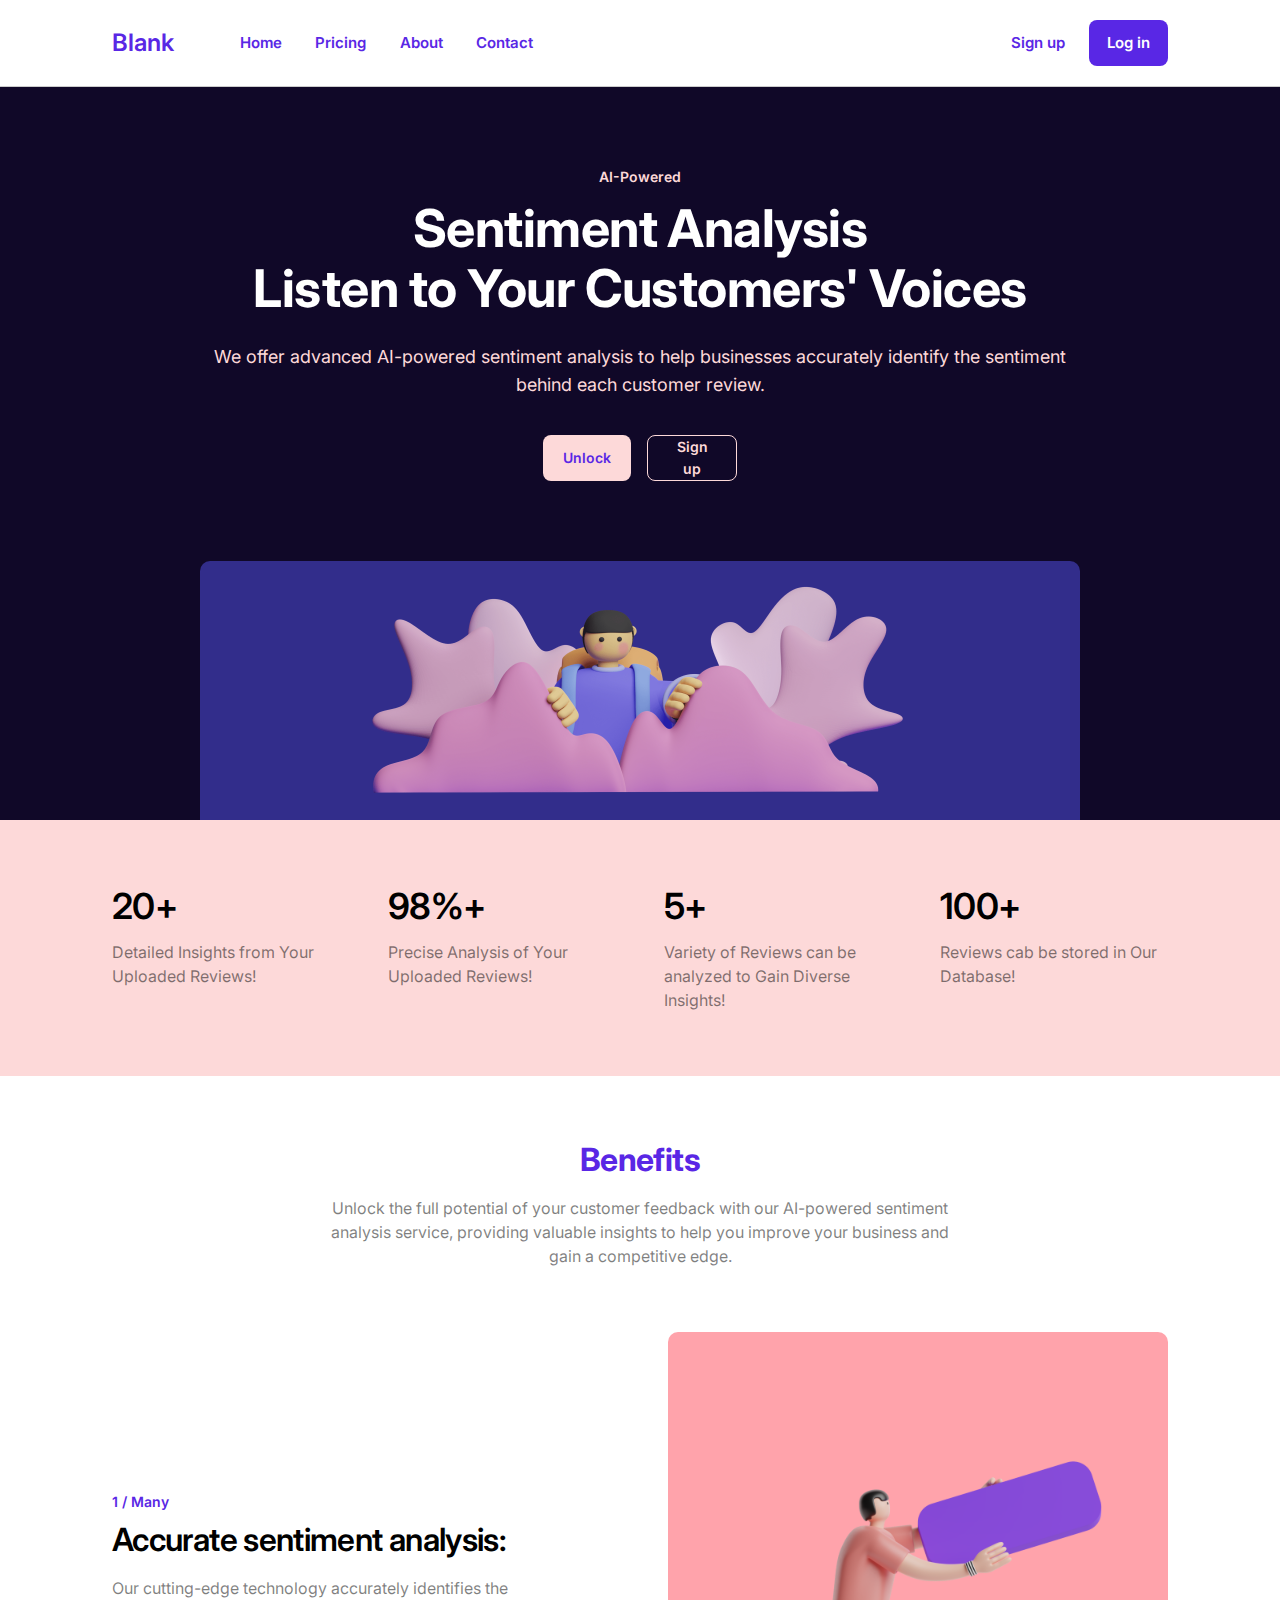
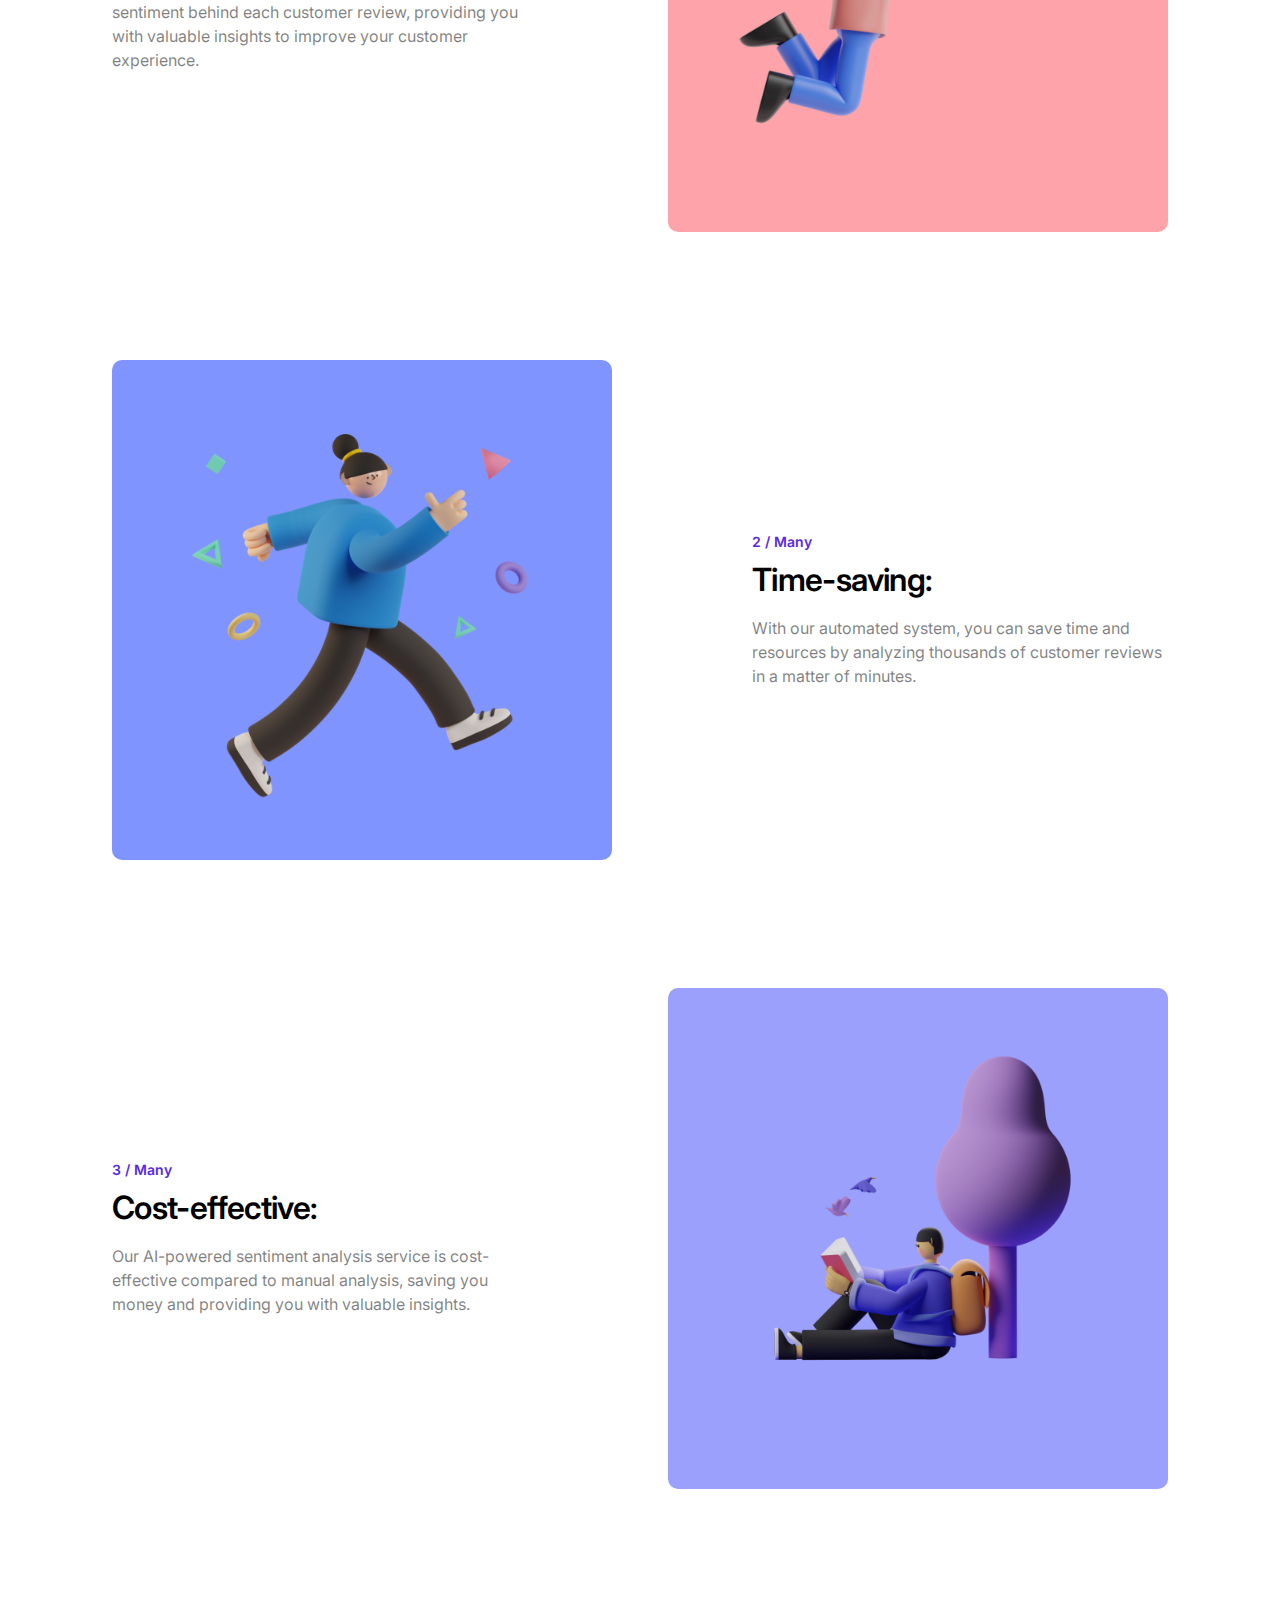
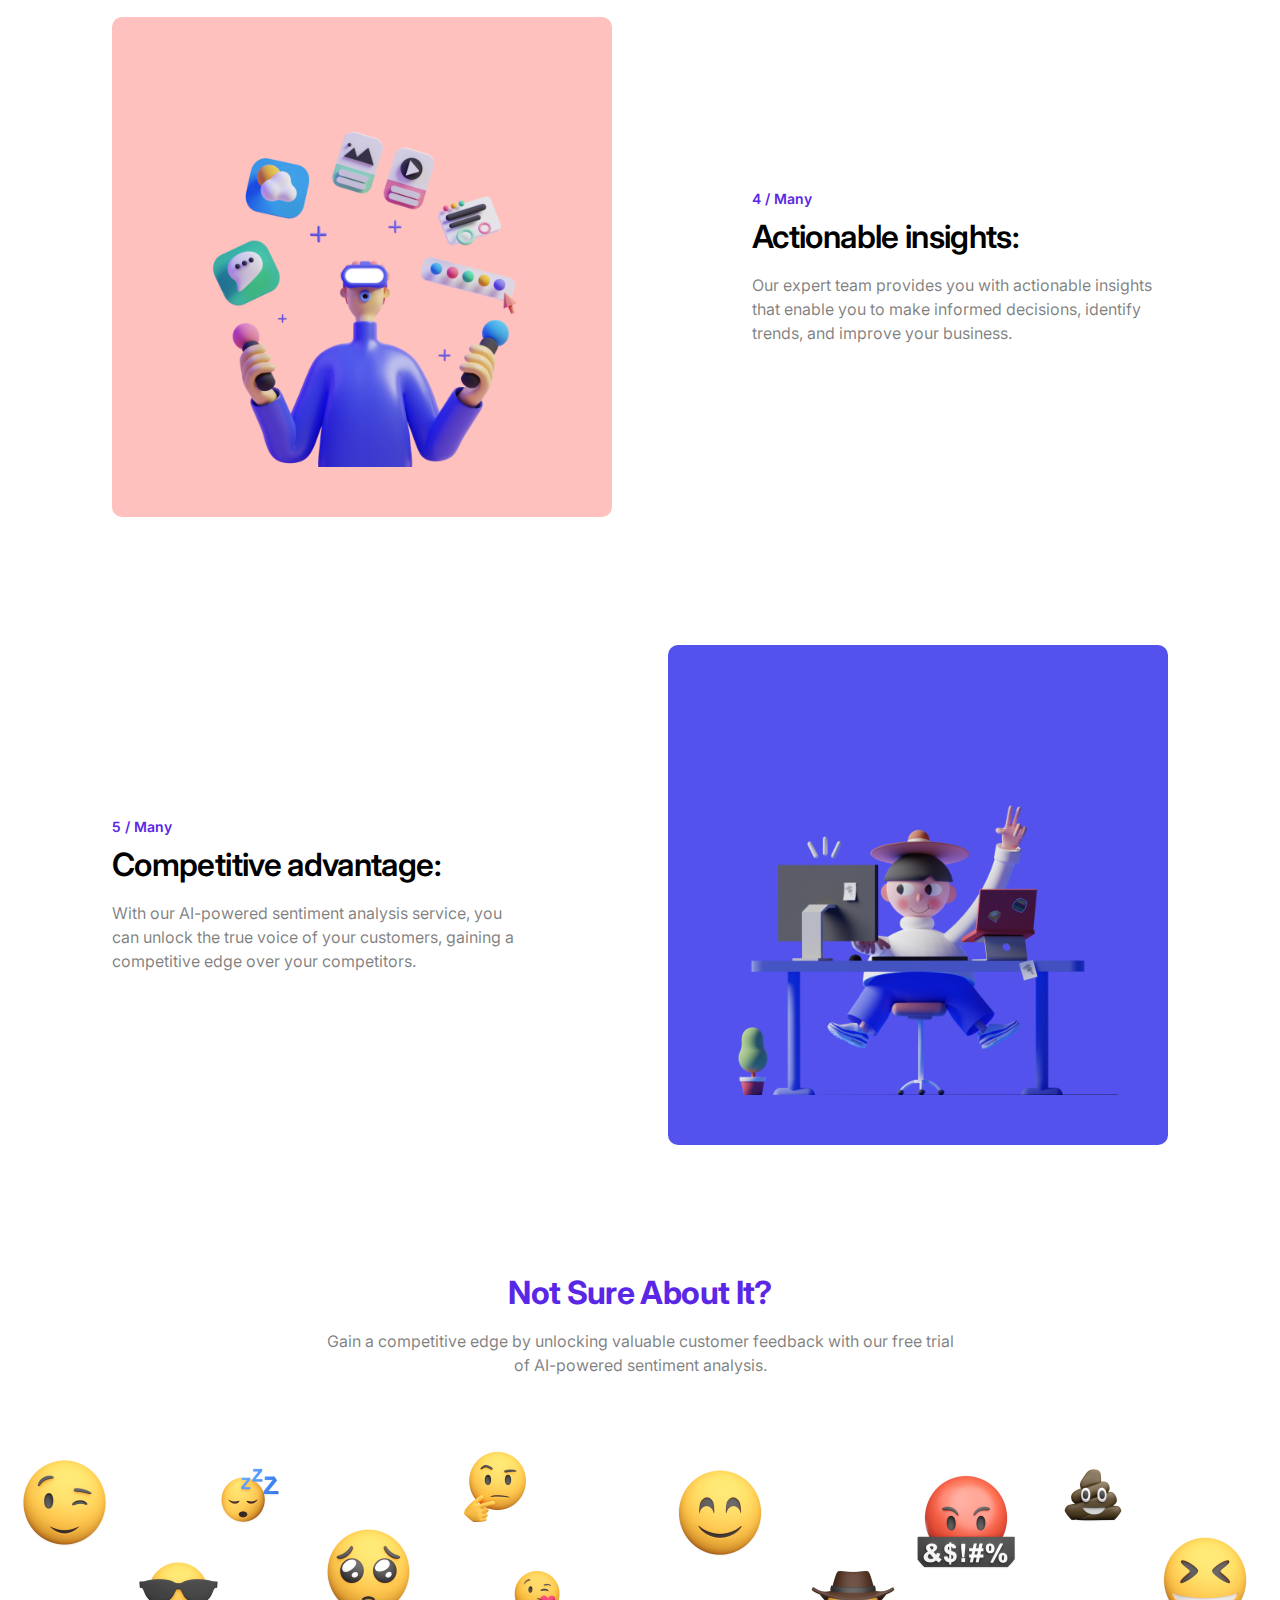
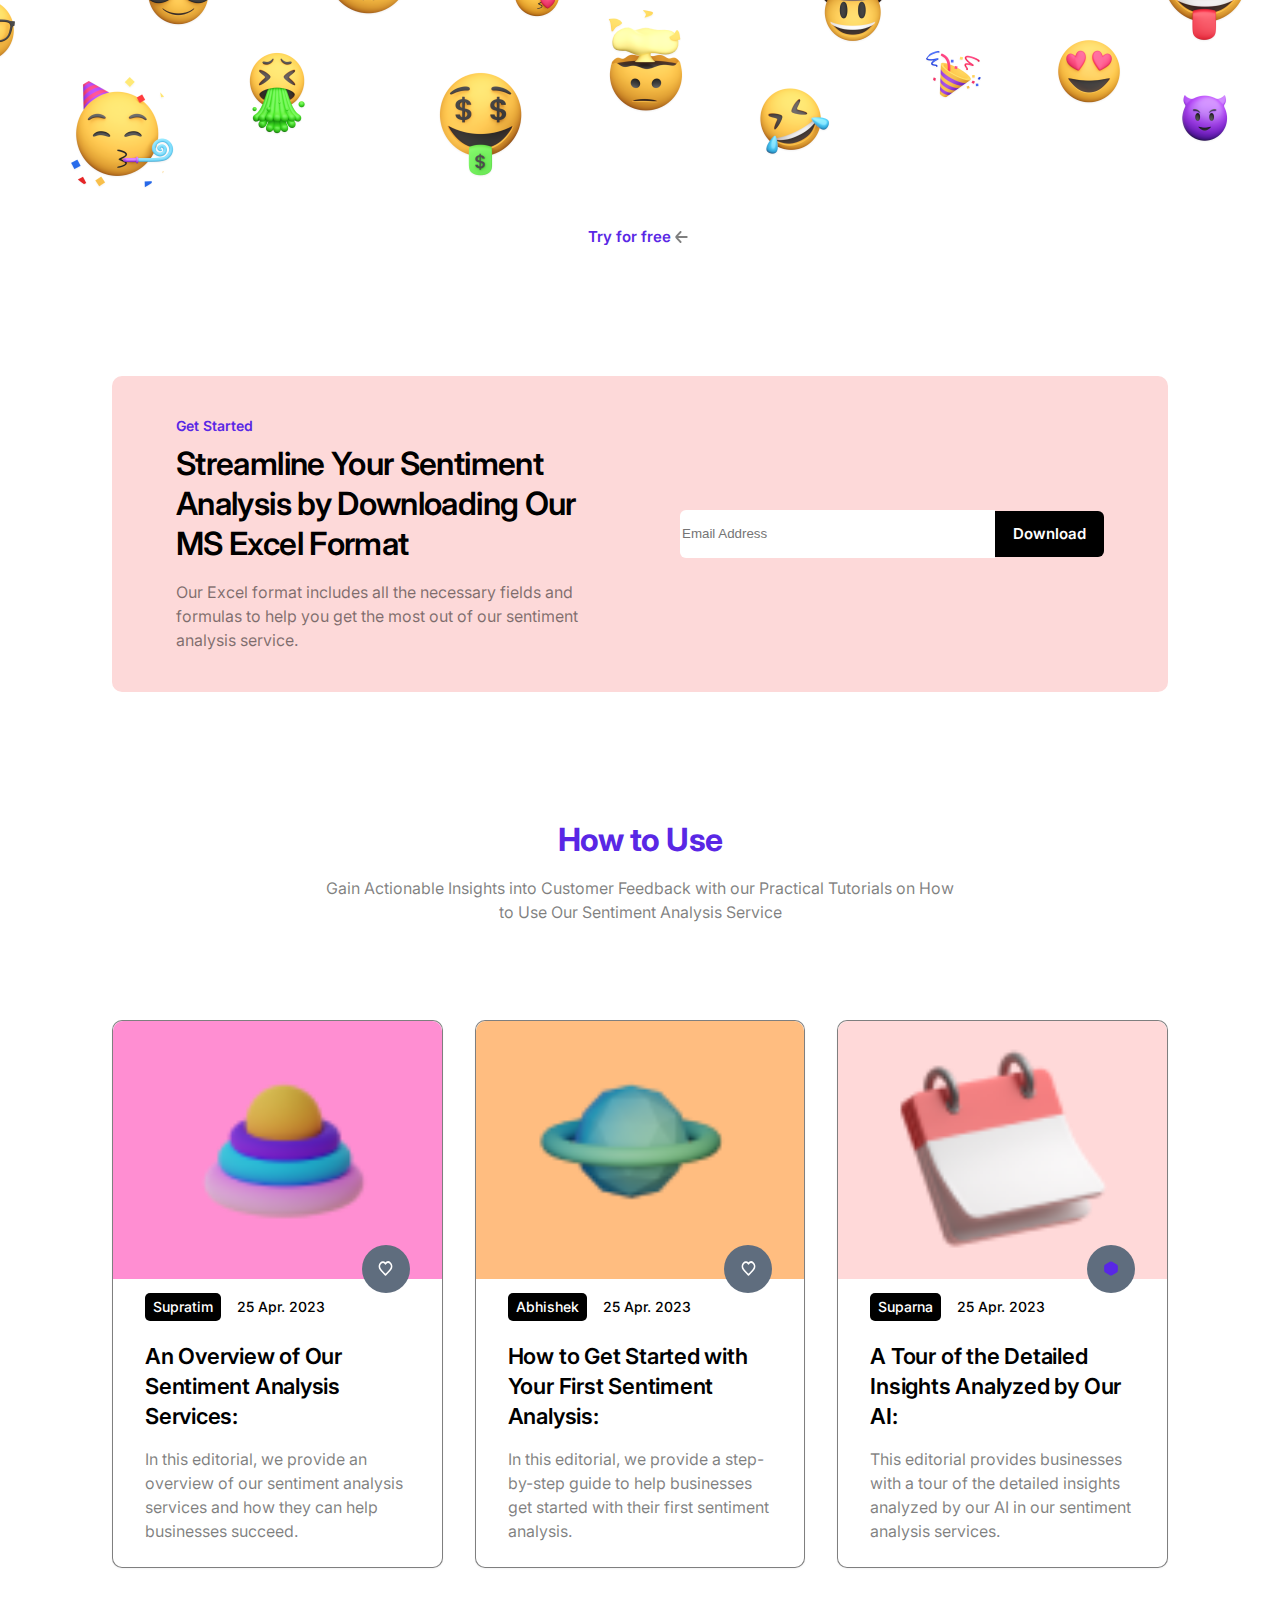
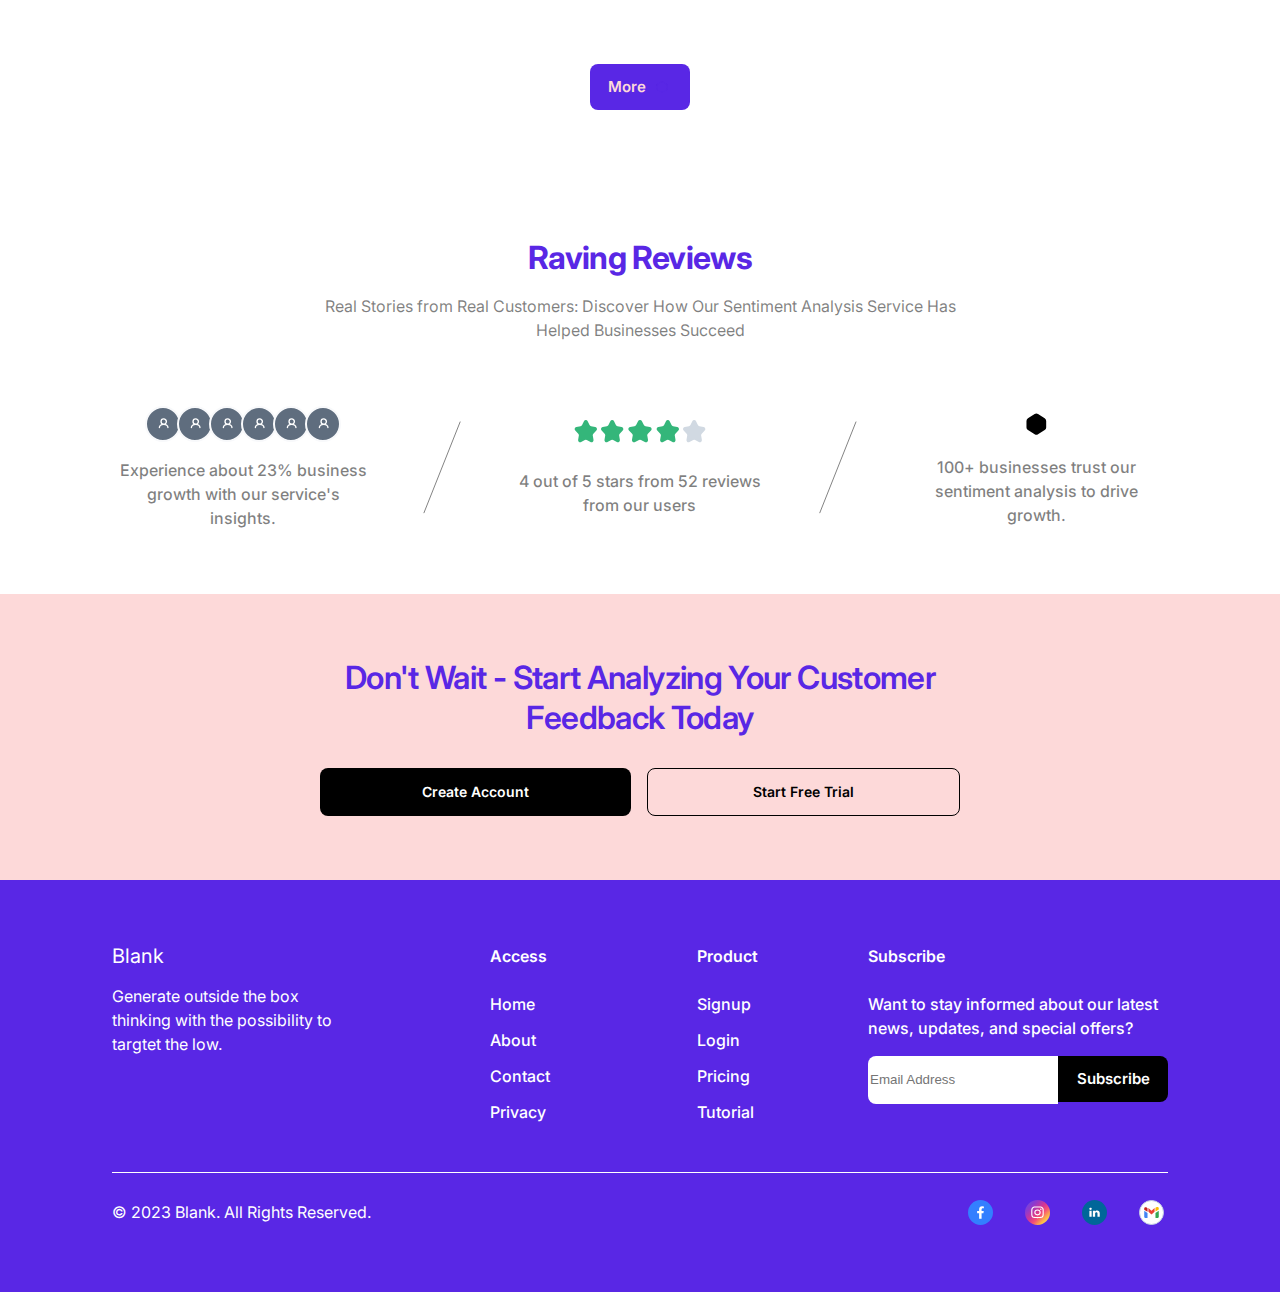
<file: index.html>
<!DOCTYPE html><html><head><meta charset="utf-8"><meta name="viewport" content="initial-scale=1, width=device-width"><link rel="stylesheet" href="AboutUs.7c5967fc.css"><link rel="stylesheet" href="index.e88e9a96.css"><link rel="stylesheet" href="https://fonts.googleapis.com/css2?family=Inter:wght@400;500;600;700&display=swap"></head><body> <div class="home"> <nav class="navbar"> <div class="internal-nav"> <div class="links"> <div class="company-logo"> <a class="blank" href="https://github.com/">Blank</a> </div> <div class="nav-links"> <a class="pricing" href="https://github.com/">Home</a><a class="pricing" href="https://github.com/">Pricing</a><a class="pricing" href="https://github.com/">About</a><a class="pricing" href="https://github.com/">Contact</a> </div> </div> <div class="buttons"> <div class="signup-and-login"> <a class="sign-up" href="https://github.com/" id="signUp">Sign up</a><button class="login-button" id="loginButton"> <div class="log-in">Log in</div> </button> </div> <button class="hamburger-icon" id="hamburgerIcon"> <img class="icon" alt src="icon.186cba9a.svg"> </button> </div> </div> </nav> <div class="inner-container"> <div class="hero-section"> <div class="inner-container1"> <div class="upper"> <div class="text-container"> <div class="label">AI-Powered</div> <div class="headline"> <b class="heading"><p class="sentiment-analysis">Sentiment Analysis</p> <p class="sentiment-analysis"> Listen to Your Customers' Voices </p></b> <div class="subheading"> We offer advanced AI-powered sentiment analysis to help businesses accurately identify the sentiment behind each customer review. </div> </div> </div> <div class="buttons1"> <button class="button1" id="button1"> <div class="text">Unlock</div></button><button class="button2" id="button2"> <div class="text1">Sign up</div> </button> </div> </div> </div> <div class="home-image"> <img class="home-hero-image" alt src="home-hero-image@2x.435ed87c.png"> </div> </div> <div class="features"> <div class="inner-container2"> <div class="content"> <div class="box1"> <div class="text-content"> <div class="heading1">20+</div> <div class="subheading1"> Detailed Insights from Your Uploaded Reviews! </div> </div> </div> <div class="box1"> <div class="text-content"> <div class="heading1">98%+</div> <div class="subheading1"> Precise Analysis of Your Uploaded Reviews! </div> </div> </div> <div class="box1"> <div class="text-content"> <div class="heading1">5+</div> <div class="subheading1"> Variety of Reviews can be analyzed to Gain Diverse Insights! </div> </div> </div> <div class="box1"> <div class="text-content"> <div class="heading1">100+</div> <div class="subheading1"> Reviews cab be stored in Our Database! </div> </div> </div> </div> </div> </div> <div class="testimonials"> <div class="headline1"> <div class="inner-container3"> <div class="text-content4"> <b class="heading5">Benefits</b> <div class="subheading1"> Unlock the full potential of your customer feedback with our AI-powered sentiment analysis service, providing valuable insights to help you improve your business and gain a competitive edge. </div> </div> </div> </div> <div class="main-content"> <div class="text2"> <div class="inner-container4"> <div class="label1">1 / Many</div> <div class="text-container1"> <div class="heading6">Accurate sentiment analysis:</div> <div class="subheading1"> Our cutting-edge technology accurately identifies the sentiment behind each customer review, providing you with valuable insights to improve your customer experience. </div> </div> </div> </div> <div class="image"> <img class="benefit-image1-icon" alt src="benefit-image1@2x.c785088f.png"> </div> </div> </div> <div class="benefits2"> <div class="main-content1"> <div class="image1"> <img class="benefit-image1-icon" alt src="benefit-image2@2x.bbe72381.png"> </div> <div class="text3"> <div class="inner-container4"> <div class="label1">2 / Many</div> <div class="text-container1"> <div class="heading6">Time-saving:</div> <div class="subheading1"> With our automated system, you can save time and resources by analyzing thousands of customer reviews in a matter of minutes. </div> </div> </div> </div> </div> </div> <div class="benefits2"> <div class="main-content1"> <div class="text2"> <div class="inner-container4"> <div class="label1">3 / Many</div> <div class="text-container1"> <div class="heading6">Cost-effective:</div> <div class="subheading1"> Our AI-powered sentiment analysis service is cost-effective compared to manual analysis, saving you money and providing you with valuable insights. </div> </div> </div> </div> <div class="image2"> <img class="benefit-image1-icon" alt src="benefit-image3@2x.1f3d363a.png"> </div> </div> </div> <div class="benefits2"> <div class="main-content1"> <div class="image3"> <img class="benefit-image1-icon" alt src="benefit-image4@2x.97e2ee86.png"> </div> <div class="text3"> <div class="inner-container4"> <div class="label1">4 / Many</div> <div class="text-container1"> <div class="heading6">Actionable insights:</div> <div class="subheading1"> Our expert team provides you with actionable insights that enable you to make informed decisions, identify trends, and improve your business. </div> </div> </div> </div> </div> </div> <div class="benefits2"> <div class="main-content1"> <div class="text2"> <div class="inner-container4"> <div class="label1">5 / Many</div> <div class="text-container1"> <div class="heading6">Competitive advantage:</div> <div class="subheading1"> With our AI-powered sentiment analysis service, you can unlock the true voice of your customers, gaining a competitive edge over your competitors. </div> </div> </div> </div> <div class="image4"> <img class="benefit-image1-icon" alt src="benefit-image5@2x.e541a3aa.png"> </div> </div> </div> <div class="free-trial"> <div class="headline1"> <div class="inner-container3"> <div class="text-content4"> <b class="heading5">Not Sure About It?</b> <div class="subheading1"> Gain a competitive edge by unlocking valuable customer feedback with our free trial of AI-powered sentiment analysis. </div> </div> </div> </div> <div class="container"> <div class="emojis"> <img class="emoji-icon" alt src="emoji@2x.30665d14.png"><img class="emoji-icon1" alt src="emoji1@2x.e701fecc.png"><img class="emoji-icon2" alt src="emoji2@2x.340c4b66.png"><img class="emoji-icon3" alt src="emoji3@2x.4532529e.png"><img class="emoji-icon4" alt src="emoji4@2x.8a02de26.png"><img class="emoji-icon5" alt src="emoji5@2x.62def2fb.png"><img class="emoji-icon6" alt src="emoji6@2x.5e471834.png"><img class="emoji-icon7" alt src="emoji7@2x.c098d89f.png"><img class="emoji-icon8" alt src="emoji8@2x.a40bff4b.png"><img class="emoji-icon9" alt src="emoji9@2x.b49ad192.png"><img class="emoji-icon10" alt src="emoji10@2x.506439e4.png"><img class="emoji-icon11" alt src="emoji11@2x.63203f80.png"><img class="emoji-icon12" alt src="emoji12@2x.55bf2e13.png"><img class="emoji-icon13" alt src="emoji13@2x.06130350.png"><img class="emoji-icon14" alt src="emoji14@2x.444b30e0.png"><img class="emoji-icon15" alt src="emoji15@2x.77e81b21.png"><img class="emoji-icon16" alt src="emoji16@2x.8863e99e.png"><img class="emoji-icon17" alt src="emoji17@2x.c58d87f8.png"><img class="emoji-icon18" alt src="emoji18@2x.480b03c6.png"><img class="emoji-icon19" alt src="emoji19@2x.52fe3d38.png"><img class="emoji-icon20" alt src="emoji20@2x.8b5bcc56.png"><img class="emoji-icon21" alt src="emoji21@2x.51403e3b.png"><img class="emoji-icon22" alt src="emoji22@2x.737a25d7.png"><img class="emoji-icon23" alt src="emoji23@2x.1a0d6370.png"> </div> <div class="container1"> <div class="free-trial-button"> <a class="text7" href="AboutUs.html">Try for free</a> <div class="arrow-icon"> <img class="home-arrow-icon" alt src="icon1.4dbb268b.svg"> </div> </div> </div> </div> </div> <div class="download-excel-format"> <div class="inner-container10"> <div class="text-box"> <div class="text2"> <div class="inner-container4"> <div class="label1">Get Started</div> <div class="text-container1"> <div class="heading6"> Streamline Your Sentiment Analysis by Downloading Our MS Excel Format </div> <div class="subheading1"> Our Excel format includes all the necessary fields and formulas to help you get the most out of our sentiment analysis service. </div> </div> </div> </div> <div class="email-input"> <div class="inner-container11"> <input class="search-box" type="email" placeholder="Email Address" required><button class="download-button" id="downloadButton"> <div class="text8">Download</div> </button> </div> </div> </div> </div> </div> <div class="tutorial-section"> <div class="headline1"> <div class="inner-container3"> <div class="text-content4"> <b class="heading5">How to Use</b> <div class="subheading1"> Gain Actionable Insights into Customer Feedback with our Practical Tutorials on How to Use Our Sentiment Analysis Service </div> </div> </div> </div> <div class="content1"> <div class="box11"> <div class="inner-container13"> <div class="image5"> <img class="how-to-use-image1" alt src="image1@2x.196ad13a.png"> </div> <div class="icon-content"> <div class="user-icon"> <img class="home-user-icon" alt src="icon2.4bacc3a7.svg"> </div> </div> </div> <div class="container2"> <div class="logo"> <div class="text-container7"> <div class="upper1"> <div class="label7"> <div class="text9">Supratim</div> </div> <div class="date">25 Apr. 2023</div> </div> <div class="headline5"> <div class="heading14"> An Overview of Our Sentiment Analysis Services: </div> <div class="subheading1"> In this editorial, we provide an overview of our sentiment analysis services and how they can help businesses succeed. </div> </div> </div> </div> </div> </div> <div class="box21"> <div class="inner-container13"> <div class="image6"> <img class="how-to-use-image2" alt src="image2@2x.42f13123.png"> </div> <div class="icon-content"> <div class="user-icon"> <img class="home-user-icon" alt src="icon2.4bacc3a7.svg"> </div> </div> </div> <div class="container2"> <div class="logo"> <div class="text-container7"> <div class="upper1"> <div class="label7"> <div class="text9">Abhishek</div> </div> <div class="date">25 Apr. 2023</div> </div> <div class="headline5"> <div class="heading14"> How to Get Started with Your First Sentiment Analysis: </div> <div class="subheading1"> In this editorial, we provide a step-by-step guide to help businesses get started with their first sentiment analysis. </div> </div> </div> </div> </div> </div> <div class="box21"> <div class="inner-container13"> <div class="image7"> <img class="how-to-use-image2" alt src="image3@2x.382b7e00.png"> </div> <div class="icon-content"> <div class="user-icon"> <img class="home-user-icon" alt src="icon3.81ff2591.svg"> </div> </div> </div> <div class="container2"> <div class="logo"> <div class="text-container7"> <div class="upper1"> <div class="label7"><div class="text9">Suparna</div></div> <div class="date">25 Apr. 2023</div> </div> <div class="headline5"> <div class="heading14"> A Tour of the Detailed Insights Analyzed by Our AI: </div> <div class="subheading1"> This editorial provides businesses with a tour of the detailed insights analyzed by our AI in our sentiment analysis services. </div> </div> </div> </div> </div> </div> </div> <div class="inner-container19"> <button class="tutorial-button" id="tutorialButton"> <div class="text12">More</div> <div class="arrow-icon"> <img class="home-arrow-icon" alt src="icon4.4aabb029.svg"> </div> </button> </div> </div> <div class="testimonials"> <div class="headline1"> <div class="inner-container3"> <div class="text-content4"> <b class="heading5">Raving Reviews</b> <div class="subheading1"> Real Stories from Real Customers: Discover How Our Sentiment Analysis Service Has Helped Businesses Succeed </div> </div> </div> </div> <div class="main-content5"> <div class="box12"> <div class="inner-container21"> <div class="icon-group"> <div class="icon-content2"> <div class="star-icon"> <img class="icon1" alt src="icon5.a69836a8.svg"> </div> </div> <div class="icon-content3"> <div class="star-icon"> <img class="icon1" alt src="icon5.a69836a8.svg"> </div> </div> <div class="icon-content3"> <div class="star-icon"> <img class="icon1" alt src="icon5.a69836a8.svg"> </div> </div> <div class="icon-content3"> <div class="star-icon"> <img class="icon1" alt src="icon5.a69836a8.svg"> </div> </div> <div class="icon-content3"> <div class="star-icon"> <img class="icon1" alt src="icon5.a69836a8.svg"> </div> </div> <div class="icon-content3"> <div class="star-icon"> <img class="icon1" alt src="icon5.a69836a8.svg"> </div> </div> </div> </div> <div class="text13"> Experience about 23% business growth with our service's insights. </div> </div> <img class="divider-icon" alt src="divider.f72d1221.svg"> <div class="box22"> <div class="inner-container22"> <div class="icon-group1"> <div class="icon-content8"> <div class="star-icon"> <img class="icon7" alt src="icon6.8907a573.svg"> </div> </div> <div class="icon-content8"> <div class="star-icon"> <img class="icon7" alt src="icon7.4c00c2fc.svg"> </div> </div> <div class="icon-content8"> <div class="star-icon"> <img class="icon7" alt src="icon8.8cc0abfe.svg"> </div> </div> <div class="icon-content8"> <div class="star-icon"> <img class="icon7" alt src="icon6.8907a573.svg"> </div> </div> <div class="icon-content8"> <div class="star-icon"> <img class="icon7" alt src="icon9.7e966084.svg"> </div> </div> </div> </div> <div class="text13"> 4 out of 5 stars from 52 reviews from our users </div> </div> <img class="divider-icon" alt src="divider1.4f1eed6d.svg"> <div class="box12"> <div class="inner-container23"> <img class="icon12" alt src="icon10.6e77839b.svg"> </div> <div class="text13"> 100+ businesses trust our sentiment analysis to drive growth. </div> </div> </div> </div> <div class="call-to-action"> <div class="headline1"> <div class="heading18"> <div class="container1"> <div class="heading6"> Don't Wait - Start Analyzing Your Customer Feedback Today </div> </div> <div class="buttons2"> <button class="button11" id="button11"> <div class="text16">Create Account</div></button><button class="button21" id="button21"> <div class="text17">Start Free Trial</div> </button> </div> </div> </div> </div> </div> <footer class="footer"> <div class="inner-container25"> <div class="top-horizontal-container"> <div class="about-company"> <div class="logo"><div class="text18">Blank</div></div> <div class="text-input"> <div class="text19"> Generate outside the box thinking with the possibility to targtet the low. </div> </div> </div> <div class="links-vertical-container"> <div class="vertical-container"> <div class="heading20"><div class="text20">Access</div></div> <div class="links1"> <a class="privacy" href="PrivacyPolicy.html">Home</a><a class="privacy" href="AboutUs.html">About</a><a class="privacy" href="https://github.com/">Contact</a><a class="privacy" href="PrivacyPolicy.html">Privacy</a> </div> </div> <div class="vertical-container"> <div class="heading20"><div class="text20">Product</div></div> <div class="links1"> <a class="privacy" href="Register.html">Signup</a><a class="privacy" href="Login.html">Login</a><a class="privacy" href="https://github.com/">Pricing</a><a class="privacy" href="https://github.com/">Tutorial</a> </div> </div> </div> <div class="subscribe"> <div class="heading22"><div class="text20">Subscribe</div></div> <div class="text-input1"> <div class="free-trial-button"> <div class="text23"> Want to stay informed about our latest news, updates, and special offers? </div> </div> <div class="input"> <div class="inner-container26"> <input class="search" type="email" placeholder="Email Address"><button class="subscribe-button" id="subscribeButton"> <div class="text24">Subscribe</div> </button> </div> </div> </div> </div> </div> <div class="bottom-horizontal-container"> <div class="copyright-text">© 2023 Blank. All Rights Reserved.</div> <div class="social-icons"> <button class="facebook" id="facebook"> <div class="facebook-icon"> <div class="capa-2"> <div class="elements"> <img class="vector-icon" alt src="vector.a2c4031c.svg"> </div> </div> </div></button><button class="facebook" id="instagram"> <div class="instagram-icon"> <div class="vector-wrapper"> <img class="vector-icon" alt src="vector1.ece207a7.svg"> </div> </div></button><button class="facebook" id="linkedin"> <div class="linkedin-icon"> <div class="group"> <img class="vector-icon" alt src="vector2.c19cf811.svg"> </div> </div></button><button class="facebook" id="gmail"> <div class="gmail-icon"> <div class="vector-parent"> <img class="vector-icon3" alt src="vector3.22a85eda.svg"><img class="vector-icon4" alt src="vector4.78dc074b.svg"><img class="vector-icon5" alt src="vector5.73d86262.svg"><img class="vector-icon6" alt src="vector6.25e8aafe.svg"><img class="vector-icon7" alt src="vector7.1b50539b.svg"> </div> </div> </button> </div> </div> </div> </footer> </div> <script>var signUp=document.getElementById("signUp");signUp&&signUp.addEventListener("click",(function(){window.location.href="https://github.com/"}));var loginButton=document.getElementById("loginButton");loginButton&&loginButton.addEventListener("click",(function(t){window.location.href="./Login.html"}));var hamburgerIcon=document.getElementById("hamburgerIcon");hamburgerIcon&&hamburgerIcon.addEventListener("click",(function(){window.location.href="https://github.com/"}));var button1=document.getElementById("button1");button1&&button1.addEventListener("click",(function(t){window.location.href="./Login.html"}));var button2=document.getElementById("button2");button2&&button2.addEventListener("click",(function(t){window.location.href="./Register.html"}));var downloadButton=document.getElementById("downloadButton");downloadButton&&downloadButton.addEventListener("click",(function(){window.location.href="https://github.com/"}));var tutorialButton=document.getElementById("tutorialButton");tutorialButton&&tutorialButton.addEventListener("click",(function(t){window.location.href="./Error.html"}));var button11=document.getElementById("button11");button11&&button11.addEventListener("click",(function(t){window.location.href="./Register.html"}));var button21=document.getElementById("button21");button21&&button21.addEventListener("click",(function(){window.location.href="https://github.com/"}));var subscribeButton=document.getElementById("subscribeButton");subscribeButton&&subscribeButton.addEventListener("click",(function(){window.location.href="https://github.com/"}));var facebook=document.getElementById("facebook");facebook&&facebook.addEventListener("click",(function(){window.location.href="https://www.facebook.com/"}));var instagram=document.getElementById("instagram");instagram&&instagram.addEventListener("click",(function(){window.location.href="https://www.instagram.com/"}));var linkedin=document.getElementById("linkedin");linkedin&&linkedin.addEventListener("click",(function(){window.location.href="http://linkedin.in/"}));var gmail=document.getElementById("gmail");gmail&&gmail.addEventListener("click",(function(){window.location.href="https://mail.google.com/mail/u/0/#inbox"}));</script> </body></html>
</file>
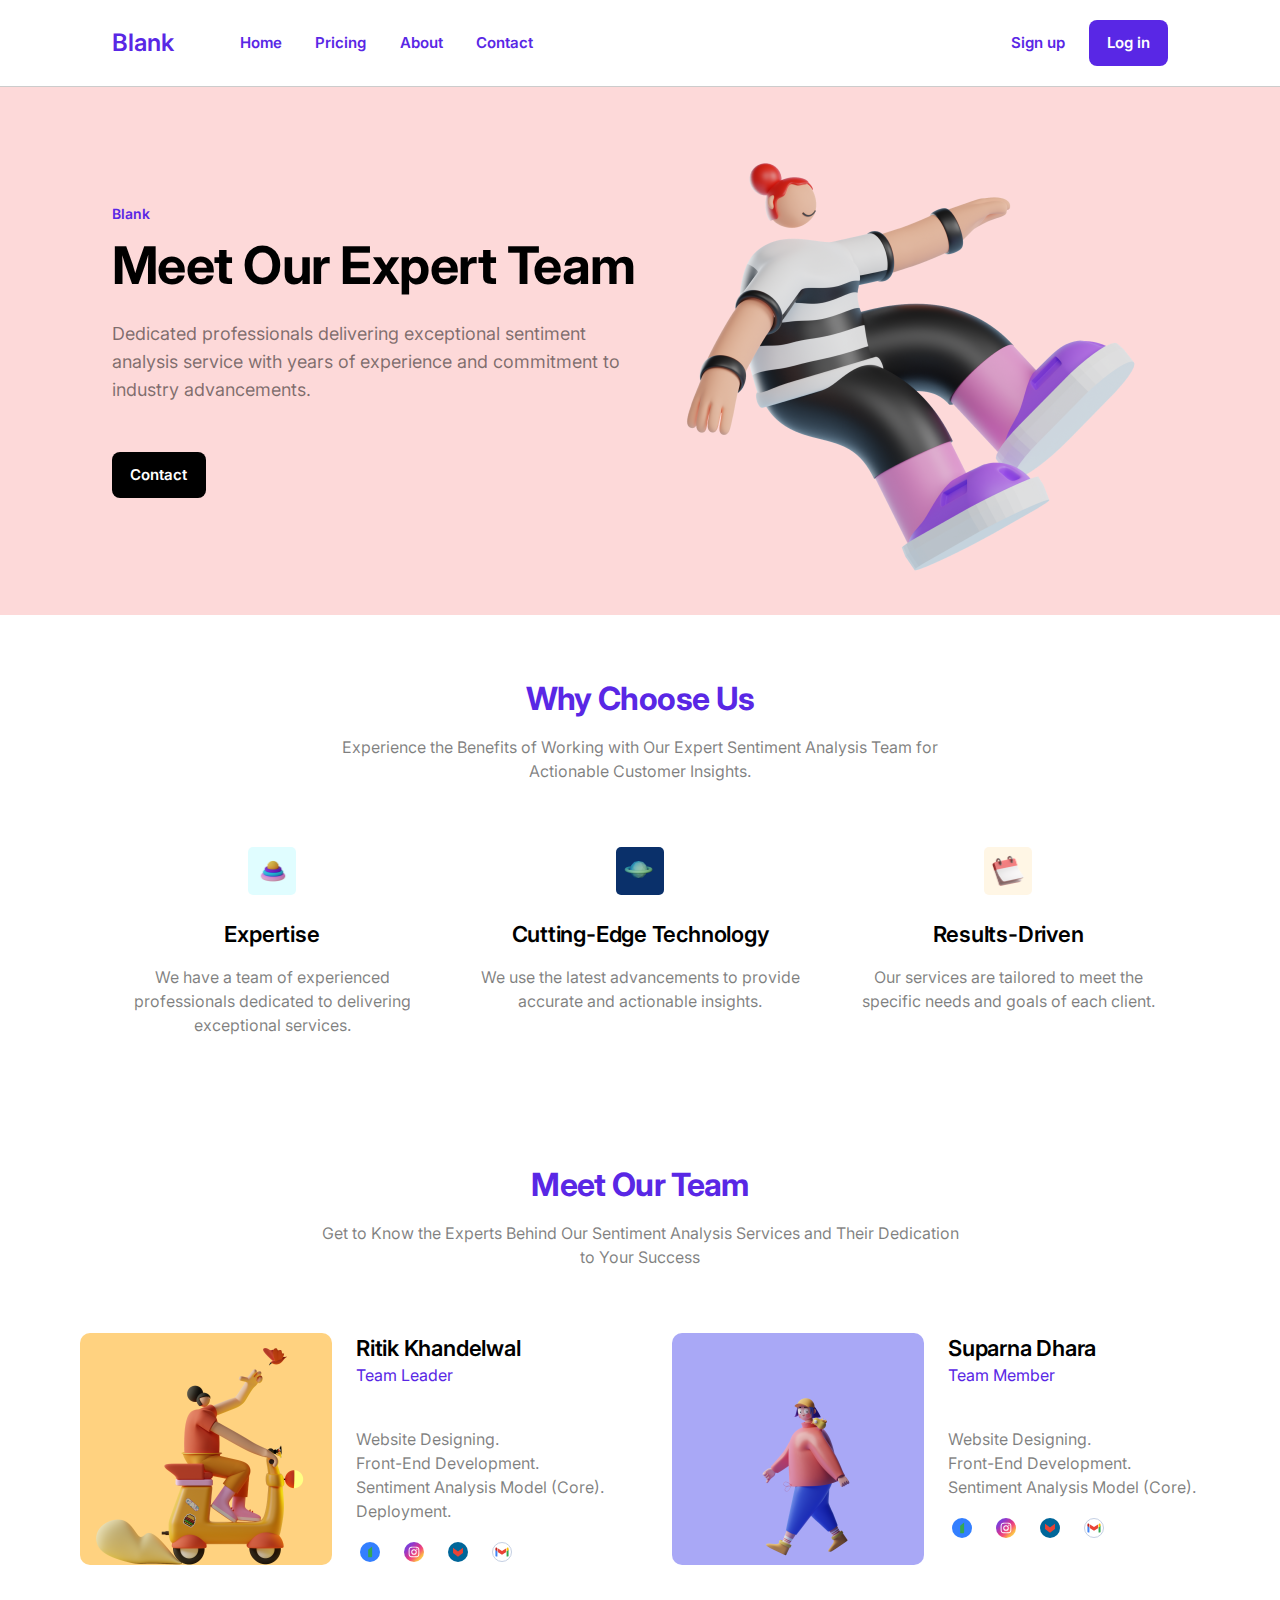
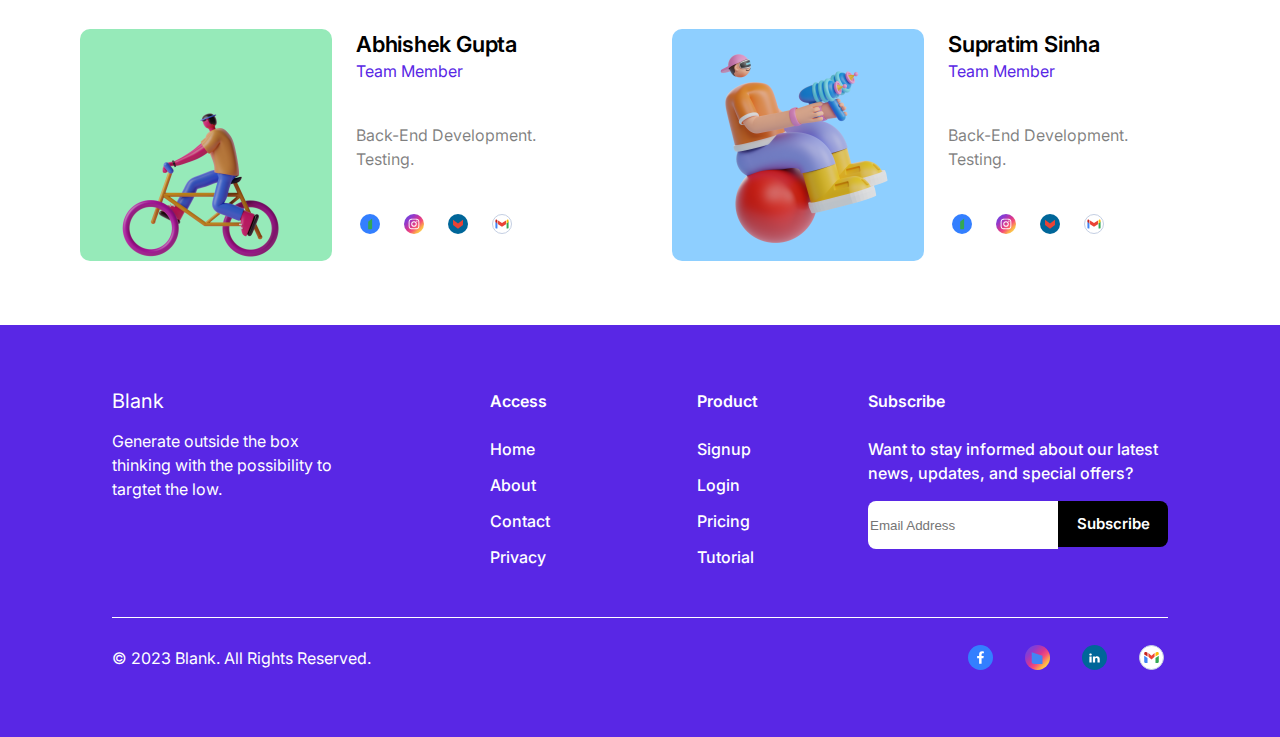
<file: AboutUs.html>
<!DOCTYPE html><html><head><meta charset="utf-8"><meta name="viewport" content="initial-scale=1, width=device-width"><link rel="stylesheet" href="AboutUs.7c5967fc.css"><link rel="stylesheet" href="AboutUs.fedb1c4e.css"><link rel="stylesheet" href="https://fonts.googleapis.com/css2?family=Inter:wght@400;500;600;700&display=swap"></head><body> <div class="about-us"> <nav class="navbar5"> <div class="internal-nav5"> <div class="links10"> <div class="company-logo5"> <a class="blank6" href="https://github.com/">Blank</a> </div> <div class="nav-links5"> <a class="home8" href="https://github.com/">Home</a><a class="home8" href="https://github.com/">Pricing</a><a class="home8" href="https://github.com/">About</a><a class="home8" href="https://github.com/">Contact</a> </div> </div> <div class="buttons7"> <div class="signup-and-login5"> <a class="sign-up5" href="https://github.com/" id="signUp">Sign up</a><button class="login-button5" id="loginButton"> <div class="log-in5">Log in</div> </button> </div> <button class="hamburger-icon5" id="hamburgerIcon"> <img class="icon44" alt src="icon.186cba9a.svg"> </button> </div> </div> </nav> <main class="inner-container33"> <div class="hero-section2"> <div class="inner-container34"> <div class="text-section"> <div class="inner-container35"> <div class="main-text1"> <div class="company-name"> <div class="text70">Blank</div> </div> <div class="paragraph"> <b class="heading29">Meet Our Expert Team</b> <div class="subheading20"> Dedicated professionals delivering exceptional sentiment analysis service with years of experience and commitment to industry advancements. </div> </div> </div> <button class="contact-button" id="contactButton"> <div class="text71">Contact</div> </button> </div> </div> <div class="image-section"> <img class="about-us-image" alt src="about-us-image@2x.dcfa91a9.png"> </div> </div> </div> <div class="why-section"> <div class="headline35"> <div class="text-container35"> <div class="inner-container36"> <b class="headline36">Why Choose Us</b> <div class="subtitle25"> Experience the Benefits of Working with Our Expert Sentiment Analysis Team for Actionable Customer Insights. </div> </div> </div> </div> <div class="container5"> <div class="inner-container37"> <div class="content4"> <div class="box13"> <div class="inner-container38"> <div class="icon110"> <img class="image1-icon" alt src="image1@2x.196ad13a.png"> </div> <div class="paragraph-container"> <div class="heading30">Expertise</div> <div class="subtitle25"> We have a team of experienced professionals dedicated to delivering exceptional services. </div> </div> </div> </div> <div class="box23"> <div class="inner-container38"> <div class="icon210"> <img class="image1-icon" alt src="image2@2x.42f13123.png"> </div> <div class="paragraph-container"> <div class="heading30">Cutting-Edge Technology</div> <div class="subtitle25"> We use the latest advancements to provide accurate and actionable insights. </div> </div> </div> </div> <div class="box23"> <div class="inner-container38"> <div class="icon310"> <img class="image1-icon" alt src="image3@2x.382b7e00.png"> </div> <div class="paragraph-container"> <div class="heading30">Results-Driven</div> <div class="subtitle25"> Our services are tailored to meet the specific needs and goals of each client. </div> </div> </div> </div> </div> </div> </div> </div> <div class="team-details"> <div class="headline35"> <div class="text-container35"> <div class="inner-container36"> <b class="headline36">Meet Our Team</b> <div class="subtitle25"> Get to Know the Experts Behind Our Sentiment Analysis Services and Their Dedication to Your Success </div> </div> </div> </div> <div class="main-content7"> <div class="cards"> <div class="card1"> <div class="image11"> <img class="ritik-khandelwal-image" alt src="ritik-khandelwal-image@2x.a4fe7cc8.png"> </div> <div class="vertical-container4"> <div class="text72"> <div class="headline39"> <div class="name">Ritik Khandelwal</div> <div class="designation">Team Leader</div> </div> <div class="work-done"> <p class="website-designing">&nbsp;</p> <p class="website-designing">Website Designing.</p> <p class="website-designing">Front-End Development.</p> <p class="website-designing"> Sentiment Analysis Model (Core). </p> <p class="website-designing">Deployment.</p> </div> </div> <div class="social-media"> <div class="facebook2" id="facebook"> <button class="facebook-icon2" id="facebookIcon"> <div class="capa-22"> <div class="elements2"> <img class="vector-icon16" alt src="vector12.8154e3f8.svg"> </div> </div> </button> </div> <div class="facebook2" id="instagram"> <button class="instagram-icon2" id="instagramIcon"> <div class="vector-frame"> <img class="vector-icon16" alt src="vector13.e3ab9e43.svg"> </div> </button> </div> <div class="facebook2" id="linkedin"> <button class="linkedin-icon2" id="linkedinIcon"> <div class="group2"> <img class="vector-icon16" alt src="vector14.17bcb5a3.svg"> </div> </button> </div> <div class="facebook2" id="gmail"> <button class="gmail-icon2" id="gmailIcon"> <div class="group-div"> <img class="vector-icon19" alt src="vector11.6e1a43d2.svg"><img class="vector-icon20" alt src="vector12.8154e3f8.svg"><img class="vector-icon21" alt src="vector15.28e0582f.svg"><img class="vector-icon22" alt src="vector14.17bcb5a3.svg"><img class="vector-icon23" alt src="vector16.ffaeb49c.svg"> </div> </button> </div> </div> </div> </div> <div class="card1"> <div class="image21"> <img class="suparna-dhara-image" alt src="suparna-dhara-image@2x.18d8b4a7.png"> </div> <div class="vertical-container5"> <div class="text73"> <div class="headline40"> <div class="name">Suparna Dhara</div> <div class="designation">Team Member</div> </div> <div class="work-done"> <p class="website-designing">&nbsp;</p> <p class="website-designing">Website Designing.</p> <p class="website-designing">Front-End Development.</p> <p class="website-designing"> Sentiment Analysis Model (Core). </p> </div> </div> <div class="social-media"> <div class="facebook2" id="facebook1"> <button class="facebook-icon2" id="facebookIcon1"> <div class="capa-22"> <div class="elements2"> <img class="vector-icon16" alt src="vector12.8154e3f8.svg"> </div> </div> </button> </div> <div class="facebook2" id="instagram1"> <button class="instagram-icon2" id="instagramIcon1"> <div class="vector-frame"> <img class="vector-icon16" alt src="vector13.e3ab9e43.svg"> </div> </button> </div> <div class="facebook2" id="linkedin1"> <button class="linkedin-icon2" id="linkedinIcon1"> <div class="group2"> <img class="vector-icon16" alt src="vector14.17bcb5a3.svg"> </div> </button> </div> <div class="facebook2" id="gmail1"> <button class="gmail-icon2" id="gmailIcon1"> <div class="group-div"> <img class="vector-icon19" alt src="vector11.6e1a43d2.svg"><img class="vector-icon20" alt src="vector12.8154e3f8.svg"><img class="vector-icon21" alt src="vector15.28e0582f.svg"><img class="vector-icon22" alt src="vector14.17bcb5a3.svg"><img class="vector-icon23" alt src="vector16.ffaeb49c.svg"> </div> </button> </div> </div> </div> </div> </div> <div class="cards"> <div class="card1"> <div class="image31"> <img class="suparna-dhara-image" alt src="abhishek-gupta-image@2x.797a5444.png"> </div> <div class="vertical-container4"> <div class="text73"> <div class="headline40"> <div class="name">Abhishek Gupta</div> <div class="designation">Team Member</div> </div> <div class="work-done"> <p class="website-designing">&nbsp;</p> <p class="website-designing">Back-End Development.</p> <p class="website-designing">Testing.</p> <p class="website-designing">&nbsp;</p> </div> </div> <div class="social-media"> <div class="facebook2" id="facebook2"> <button class="facebook-icon2" id="facebookIcon2"> <div class="capa-22"> <div class="elements2"> <img class="vector-icon16" alt src="vector12.8154e3f8.svg"> </div> </div> </button> </div> <div class="facebook2" id="instagram2"> <button class="instagram-icon2" id="instagramIcon2"> <div class="vector-frame"> <img class="vector-icon16" alt src="vector13.e3ab9e43.svg"> </div> </button> </div> <div class="facebook2" id="linkedin2"> <button class="linkedin-icon2" id="linkedinIcon2"> <div class="group2"> <img class="vector-icon16" alt src="vector14.17bcb5a3.svg"> </div> </button> </div> <div class="facebook2" id="gmail2"> <button class="gmail-icon2" id="gmailIcon2"> <div class="group-div"> <img class="vector-icon19" alt src="vector11.6e1a43d2.svg"><img class="vector-icon20" alt src="vector12.8154e3f8.svg"><img class="vector-icon21" alt src="vector15.28e0582f.svg"><img class="vector-icon22" alt src="vector14.17bcb5a3.svg"><img class="vector-icon23" alt src="vector16.ffaeb49c.svg"> </div> </button> </div> </div> </div> </div> <div class="card1"> <div class="image41"> <img class="suparna-dhara-image" alt src="supratim-sinha-image@2x.9a2b928c.png"> </div> <div class="vertical-container4"> <div class="text73"> <div class="headline40"> <div class="name">Supratim Sinha</div> <div class="designation">Team Member</div> </div> <div class="work-done"> <p class="website-designing">&nbsp;</p> <p class="website-designing">Back-End Development.</p> <p class="website-designing">Testing.</p> <p class="website-designing">&nbsp;</p> </div> </div> <div class="social-media"> <div class="facebook2" id="facebook3"> <button class="facebook-icon2" id="facebookIcon3"> <div class="capa-22"> <div class="elements2"> <img class="vector-icon16" alt src="vector12.8154e3f8.svg"> </div> </div> </button> </div> <div class="facebook2" id="instagram3"> <button class="instagram-icon2" id="instagramIcon3"> <div class="vector-frame"> <img class="vector-icon16" alt src="vector13.e3ab9e43.svg"> </div> </button> </div> <div class="facebook2" id="linkedin3"> <button class="linkedin-icon2" id="linkedinIcon3"> <div class="group2"> <img class="vector-icon16" alt src="vector14.17bcb5a3.svg"> </div> </button> </div> <div class="facebook2" id="gmail3"> <button class="gmail-icon2" id="gmailIcon3"> <div class="group-div"> <img class="vector-icon19" alt src="vector11.6e1a43d2.svg"><img class="vector-icon20" alt src="vector12.8154e3f8.svg"><img class="vector-icon21" alt src="vector15.28e0582f.svg"><img class="vector-icon22" alt src="vector14.17bcb5a3.svg"><img class="vector-icon23" alt src="vector16.ffaeb49c.svg"> </div> </button> </div> </div> </div> </div> </div> </div> </div> </main> <footer class="footer3"> <div class="inner-container42"> <div class="top-horizontal-container2"> <div class="about-company2"> <div class="headline40"><div class="text76">Blank</div></div> <div class="text-input4"> <div class="text77"> Generate outside the box thinking with the possibility to targtet the low. </div> </div> </div> <div class="links-vertical-container2"> <div class="vertical-container8"> <div class="heading33"><div class="text78">Access</div></div> <div class="links11"> <a class="home9" href="PrivacyPolicy.html">Home</a><a class="home9" href="AboutUs.html">About</a><a class="home9" href="https://github.com/">Contact</a><a class="home9" href="PrivacyPolicy.html">Privacy</a> </div> </div> <div class="vertical-container8"> <div class="heading33"><div class="text78">Product</div></div> <div class="links11"> <a class="home9" href="Register.html">Signup</a><a class="home9" href="Login.html">Login</a><a class="home9" href="https://github.com/">Pricing</a><a class="home9" href="https://github.com/">Tutorial</a> </div> </div> </div> <div class="subscribe2"> <div class="heading35"><div class="text78">Subscribe</div></div> <div class="text-input5"> <div class="subheading24"> <div class="text81"> Want to stay informed about our latest news, updates, and special offers? </div> </div> <div class="input2"> <div class="inner-container43"> <input class="search2" type="email" placeholder="Email Address"><button class="subscribe-button2" id="subscribeButton"> <div class="text82">Subscribe</div> </button> </div> </div> </div> </div> </div> <div class="bottom-horizontal-container2"> <div class="copyright-text2"> © 2023 Blank. All Rights Reserved. </div> <div class="social-icons2"> <button class="facebook6" id="facebook4"> <div class="facebook-icon6"> <div class="capa-22"> <div class="elements2"> <img class="vector-icon16" alt src="vector17.79a38b37.svg"> </div> </div> </div></button><button class="facebook6" id="instagram4"> <div class="instagram-icon6"> <div class="vector-frame"> <img class="vector-icon16" alt src="vector18.174847f3.svg"> </div> </div></button><button class="facebook6" id="linkedin4"> <div class="linkedin-icon6"> <div class="group2"> <img class="vector-icon16" alt src="vector10.e4ce7589.svg"> </div> </div></button><button class="facebook6" id="gmail4"> <div class="gmail-icon6"> <div class="group-div"> <img class="vector-icon19" alt src="vector18.174847f3.svg"><img class="vector-icon20" alt src="vector19.1d2af174.svg"><img class="vector-icon21" alt src="vector20.a87fb98a.svg"><img class="vector-icon22" alt src="vector6.25e8aafe.svg"><img class="vector-icon23" alt src="vector21.a8437eb1.svg"> </div> </div> </button> </div> </div> </div> </footer> </div> <script>var signUp=document.getElementById("signUp");signUp&&signUp.addEventListener("click",(function(){window.location.href="https://github.com/"}));var loginButton=document.getElementById("loginButton");loginButton&&loginButton.addEventListener("click",(function(n){window.location.href="./Login.html"}));var hamburgerIcon=document.getElementById("hamburgerIcon");hamburgerIcon&&hamburgerIcon.addEventListener("click",(function(){window.location.href="https://github.com/"}));var contactButton=document.getElementById("contactButton");contactButton&&contactButton.addEventListener("click",(function(){window.location.href="https://github.com/"}));var facebookIcon=document.getElementById("facebookIcon");facebookIcon&&facebookIcon.addEventListener("click",(function(){window.location.href="https://www.facebook.com/"}));var facebook=document.getElementById("facebook");facebook&&facebook.addEventListener("click",(function(){window.open("https://www.facebook.com/")}));var instagramIcon=document.getElementById("instagramIcon");instagramIcon&&instagramIcon.addEventListener("click",(function(){window.location.href="https://www.instagram.com/"}));var instagram=document.getElementById("instagram");instagram&&instagram.addEventListener("click",(function(){window.open("https://www.instagram.com/")}));var linkedinIcon=document.getElementById("linkedinIcon");linkedinIcon&&linkedinIcon.addEventListener("click",(function(){window.location.href="http://linkedin.in/"}));var linkedin=document.getElementById("linkedin");linkedin&&linkedin.addEventListener("click",(function(){window.open("http://linkedin.in/")}));var gmailIcon=document.getElementById("gmailIcon");gmailIcon&&gmailIcon.addEventListener("click",(function(){window.location.href="https://gmail.com/"}));var gmail=document.getElementById("gmail");gmail&&gmail.addEventListener("click",(function(){window.open("https://mail.google.com/mail/u/0/#inbox")}));var facebookIcon1=document.getElementById("facebookIcon1");facebookIcon1&&facebookIcon1.addEventListener("click",(function(){window.location.href="https://www.facebook.com/"}));var facebook1=document.getElementById("facebook1");facebook1&&facebook1.addEventListener("click",(function(){window.open("https://www.facebook.com/")}));var instagramIcon1=document.getElementById("instagramIcon1");instagramIcon1&&instagramIcon1.addEventListener("click",(function(){window.location.href="https://www.instagram.com/"}));var instagram1=document.getElementById("instagram1");instagram1&&instagram1.addEventListener("click",(function(){window.open("https://www.instagram.com/")}));var linkedinIcon1=document.getElementById("linkedinIcon1");linkedinIcon1&&linkedinIcon1.addEventListener("click",(function(){window.location.href="http://linkedin.in/"}));var linkedin1=document.getElementById("linkedin1");linkedin1&&linkedin1.addEventListener("click",(function(){window.open("http://linkedin.in/")}));var gmailIcon1=document.getElementById("gmailIcon1");gmailIcon1&&gmailIcon1.addEventListener("click",(function(){window.location.href="https://gmail.com/"}));var gmail1=document.getElementById("gmail1");gmail1&&gmail1.addEventListener("click",(function(){window.open("https://mail.google.com/mail/u/0/#inbox")}));var facebookIcon2=document.getElementById("facebookIcon2");facebookIcon2&&facebookIcon2.addEventListener("click",(function(){window.location.href="https://www.facebook.com/"}));var facebook2=document.getElementById("facebook2");facebook2&&facebook2.addEventListener("click",(function(){window.open("https://www.facebook.com/")}));var instagramIcon2=document.getElementById("instagramIcon2");instagramIcon2&&instagramIcon2.addEventListener("click",(function(){window.location.href="https://www.instagram.com/"}));var instagram2=document.getElementById("instagram2");instagram2&&instagram2.addEventListener("click",(function(){window.open("https://www.instagram.com/")}));var linkedinIcon2=document.getElementById("linkedinIcon2");linkedinIcon2&&linkedinIcon2.addEventListener("click",(function(){window.location.href="http://linkedin.in/"}));var linkedin2=document.getElementById("linkedin2");linkedin2&&linkedin2.addEventListener("click",(function(){window.open("http://linkedin.in/")}));var gmailIcon2=document.getElementById("gmailIcon2");gmailIcon2&&gmailIcon2.addEventListener("click",(function(){window.location.href="https://gmail.com/"}));var gmail2=document.getElementById("gmail2");gmail2&&gmail2.addEventListener("click",(function(){window.open("https://mail.google.com/mail/u/0/#inbox")}));var facebookIcon3=document.getElementById("facebookIcon3");facebookIcon3&&facebookIcon3.addEventListener("click",(function(){window.location.href="https://www.facebook.com/"}));var facebook3=document.getElementById("facebook3");facebook3&&facebook3.addEventListener("click",(function(){window.open("https://www.facebook.com/")}));var instagramIcon3=document.getElementById("instagramIcon3");instagramIcon3&&instagramIcon3.addEventListener("click",(function(){window.location.href="https://www.instagram.com/"}));var instagram3=document.getElementById("instagram3");instagram3&&instagram3.addEventListener("click",(function(){window.open("https://www.instagram.com/")}));var linkedinIcon3=document.getElementById("linkedinIcon3");linkedinIcon3&&linkedinIcon3.addEventListener("click",(function(){window.location.href="http://linkedin.in/"}));var linkedin3=document.getElementById("linkedin3");linkedin3&&linkedin3.addEventListener("click",(function(){window.open("http://linkedin.in/")}));var gmailIcon3=document.getElementById("gmailIcon3");gmailIcon3&&gmailIcon3.addEventListener("click",(function(){window.location.href="https://gmail.com/"}));var gmail3=document.getElementById("gmail3");gmail3&&gmail3.addEventListener("click",(function(){window.open("https://mail.google.com/mail/u/0/#inbox")}));var subscribeButton=document.getElementById("subscribeButton");subscribeButton&&subscribeButton.addEventListener("click",(function(){window.location.href="https://github.com/"}));var facebook4=document.getElementById("facebook4");facebook4&&facebook4.addEventListener("click",(function(){window.location.href="https://www.facebook.com/"}));var instagram4=document.getElementById("instagram4");instagram4&&instagram4.addEventListener("click",(function(){window.location.href="https://www.instagram.com/"}));var linkedin4=document.getElementById("linkedin4");linkedin4&&linkedin4.addEventListener("click",(function(){window.location.href="http://linkedin.in/"}));var gmail4=document.getElementById("gmail4");gmail4&&gmail4.addEventListener("click",(function(){window.location.href="https://mail.google.com/mail/u/0/#inbox"}));</script> </body></html>
</file>
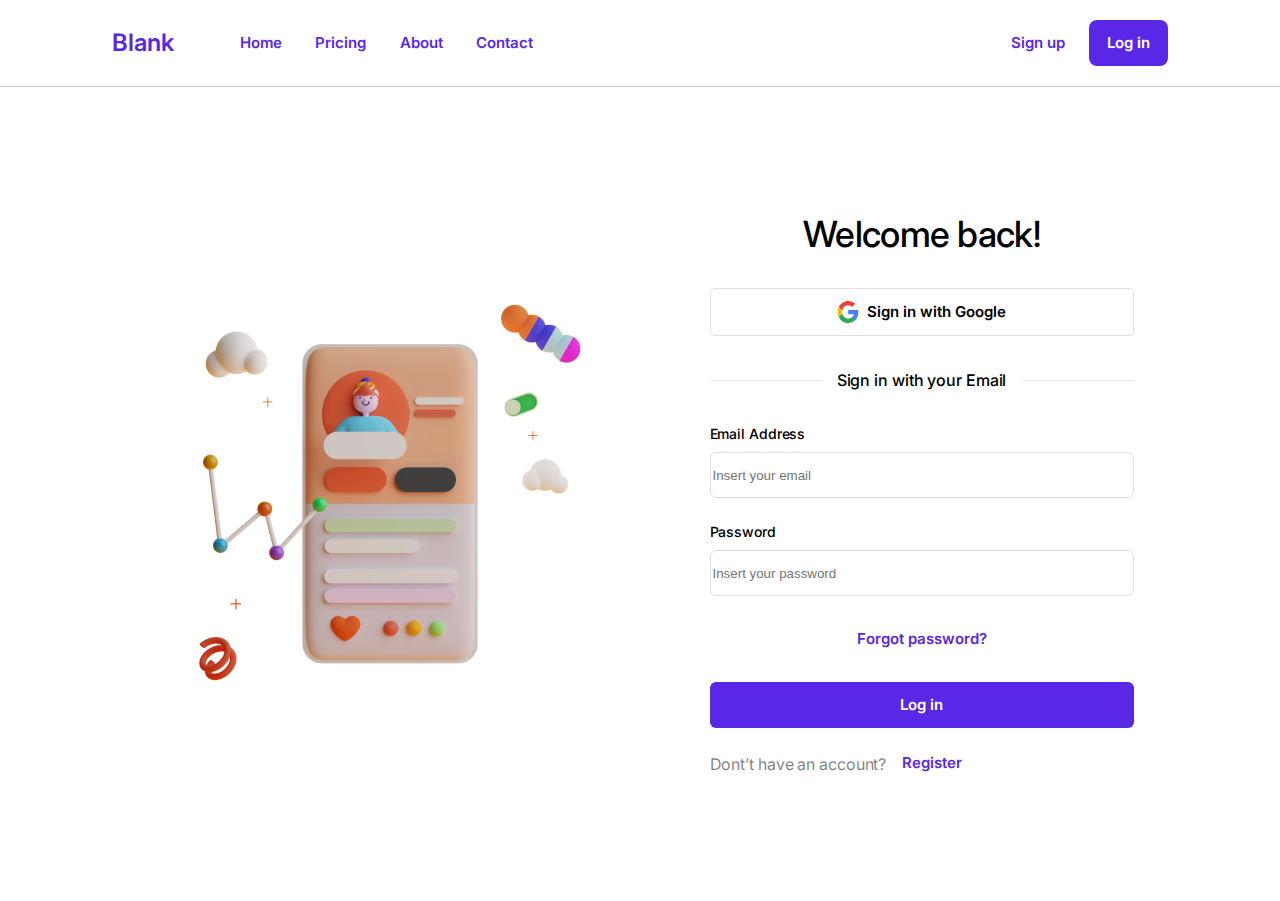
<file: Login.html>
<!DOCTYPE html><html><head><meta charset="utf-8"><meta name="viewport" content="initial-scale=1, width=device-width"><link rel="stylesheet" href="AboutUs.7c5967fc.css"><link rel="stylesheet" href="Login.16b8d56b.css"><link rel="stylesheet" href="https://fonts.googleapis.com/css2?family=Inter:wght@400;500;600;700&display=swap"></head><body> <div class="login2"> <nav class="navbar2"> <div class="internal-nav2"> <div class="links4"> <div class="company-logo2"> <a class="blank2" href="https://github.com/">Blank</a> </div> <div class="nav-links2"> <a class="home4" href="PrivacyPolicy.html">Home</a><a class="home4" href="https://github.com/">Pricing</a><a class="home4" href="https://github.com/">About</a><a class="home4" href="https://github.com/">Contact</a> </div> </div> <div class="buttons4"> <div class="signup-and-login2"> <a class="register-link" href="https://github.com/" id="signUp">Sign up</a><button class="login-button2" id="loginButton"> <div class="log-in2">Log in</div> </button> </div> <button class="hamburger-icon2" id="hamburgerIcon"> <img class="icon14" alt src="icon.186cba9a.svg"> </button> </div> </div> </nav> <main class="main1"> <div class="inner-main1"> <img class="login-image-icon" alt src="login-image@2x.0c9b0eb5.png"> <form class="login-form"> <div class="heading24">Welcome back!</div> <button class="google-button1" id="googleButton"> <img class="logo-icon1" alt src="logo1.297b7ed1.svg"> <div class="sign-in-with">Sign in with Google</div> </button> <div class="email-text1"> <img class="email-text-inner" alt src="line-1@2x.9fea530d.png"> <div class="text29">Sign in with your Email</div> <img class="email-text-inner" alt src="line-1@2x.9fea530d.png"> </div> <div class="input-form1"> <div class="email-box1"> <label class="label12">Email Address</label><input class="input-box2" type="email" placeholder="Insert your email" required> </div> <div class="email-box1"> <label class="label12">Password</label><input class="input-box3" type="password" placeholder="Insert your password" required> </div> </div> <div class="forgot-password"> <a class="text30" href="RememberPassword.html" id="text1">Forgot password?</a> </div> <div class="footer-area1"> <button class="signin-button" id="signinButton"> <div class="log-in2">Log in</div></button><button class="cancel-button1" id="cancelButton"> <div class="text32">Cancel</div> </button> <div class="register1"> <div class="footer-text1">Dont’t have an account?</div> <a class="register-link" href="index.html" id="registerLink">Register</a> </div> </div> </form> </div> </main> </div> <script>var signUp=document.getElementById("signUp");signUp&&signUp.addEventListener("click",(function(t){window.location.href="./Register.html"}));var loginButton=document.getElementById("loginButton");loginButton&&loginButton.addEventListener("click",(function(){window.location.href="https://github.com/"}));var hamburgerIcon=document.getElementById("hamburgerIcon");hamburgerIcon&&hamburgerIcon.addEventListener("click",(function(){window.location.href="https://github.com/"}));var googleButton=document.getElementById("googleButton");googleButton&&googleButton.addEventListener("click",(function(t){window.location.href="./PrivacyPolicy.html"}));var text1=document.getElementById("text1");text1&&text1.addEventListener("click",(function(t){window.location.href="./RememberPassword.html"}));var signinButton=document.getElementById("signinButton");signinButton&&signinButton.addEventListener("click",(function(){window.location.href="https://github.com/"}));var cancelButton=document.getElementById("cancelButton");cancelButton&&cancelButton.addEventListener("click",(function(){window.location.href="https://github.com/"}));var registerLink=document.getElementById("registerLink");registerLink&&registerLink.addEventListener("click",(function(t){window.location.href="./Register.html"}));</script> </body></html>
</file>
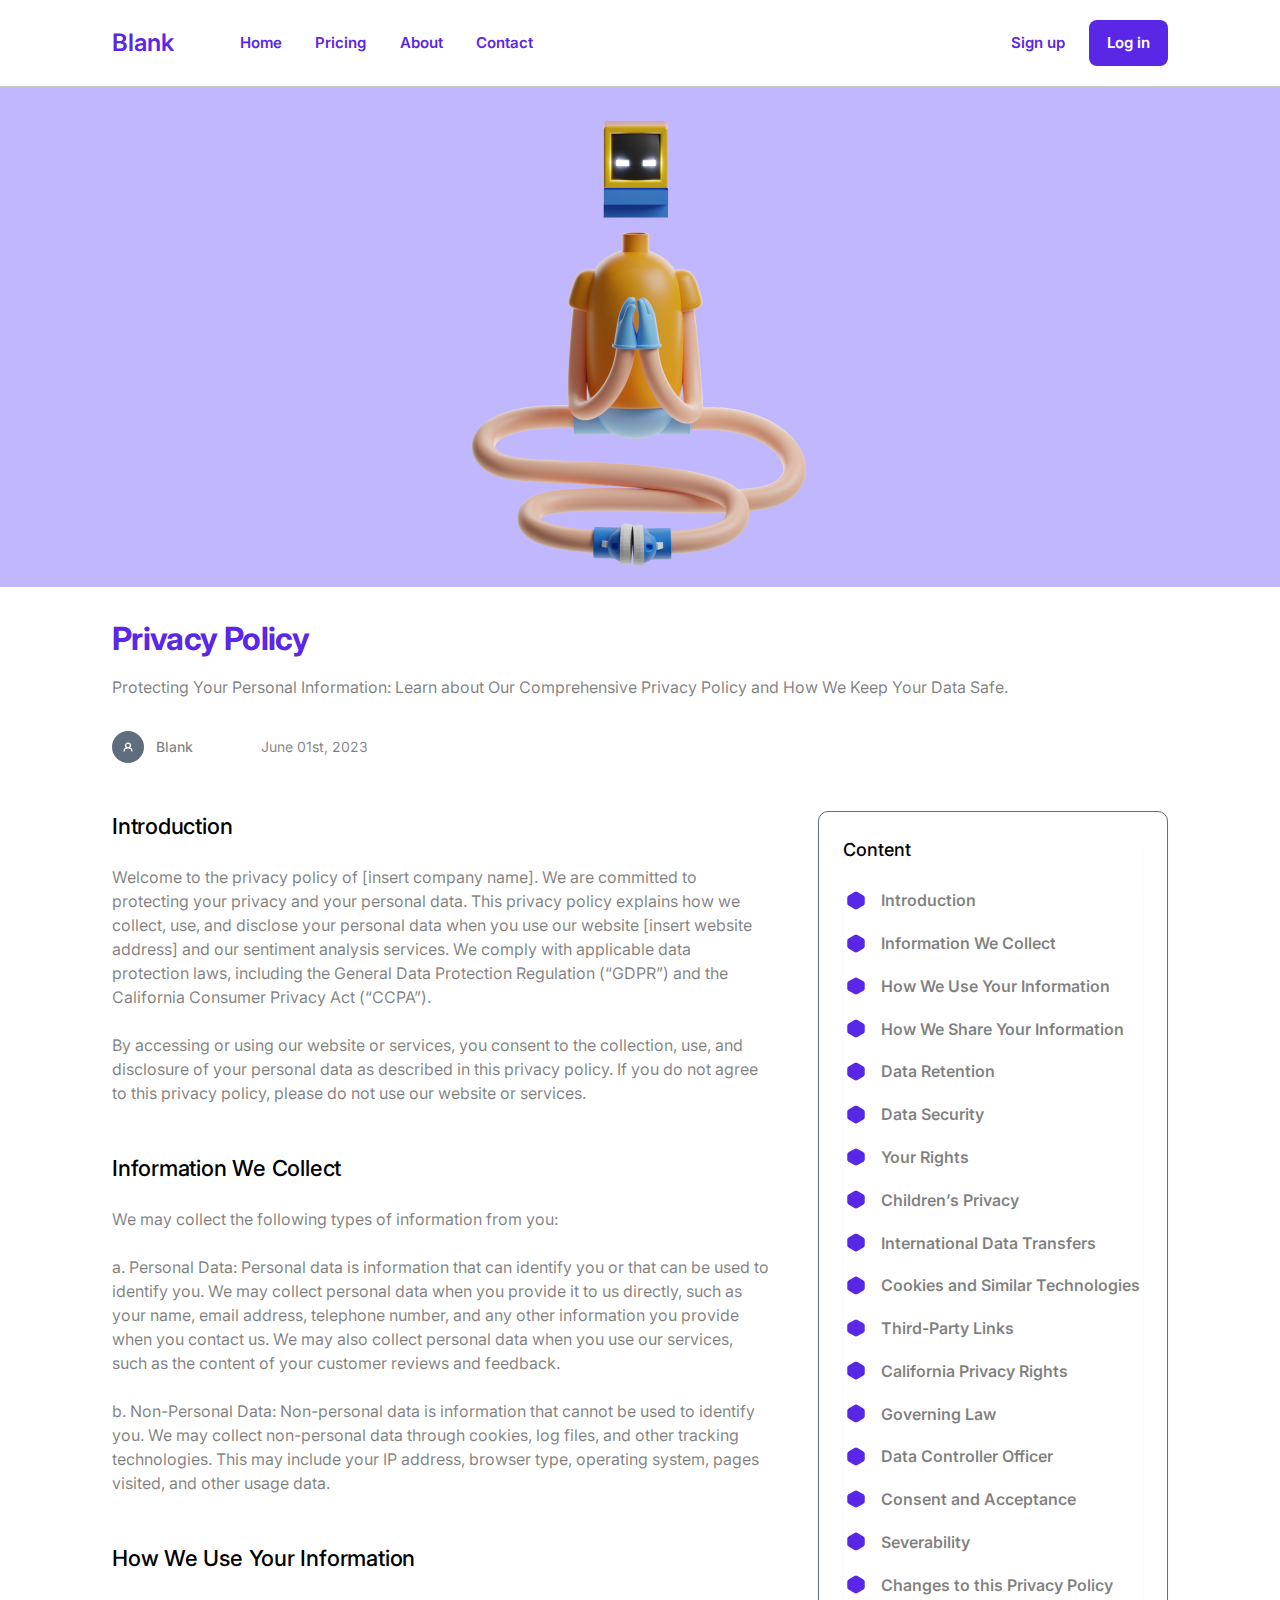
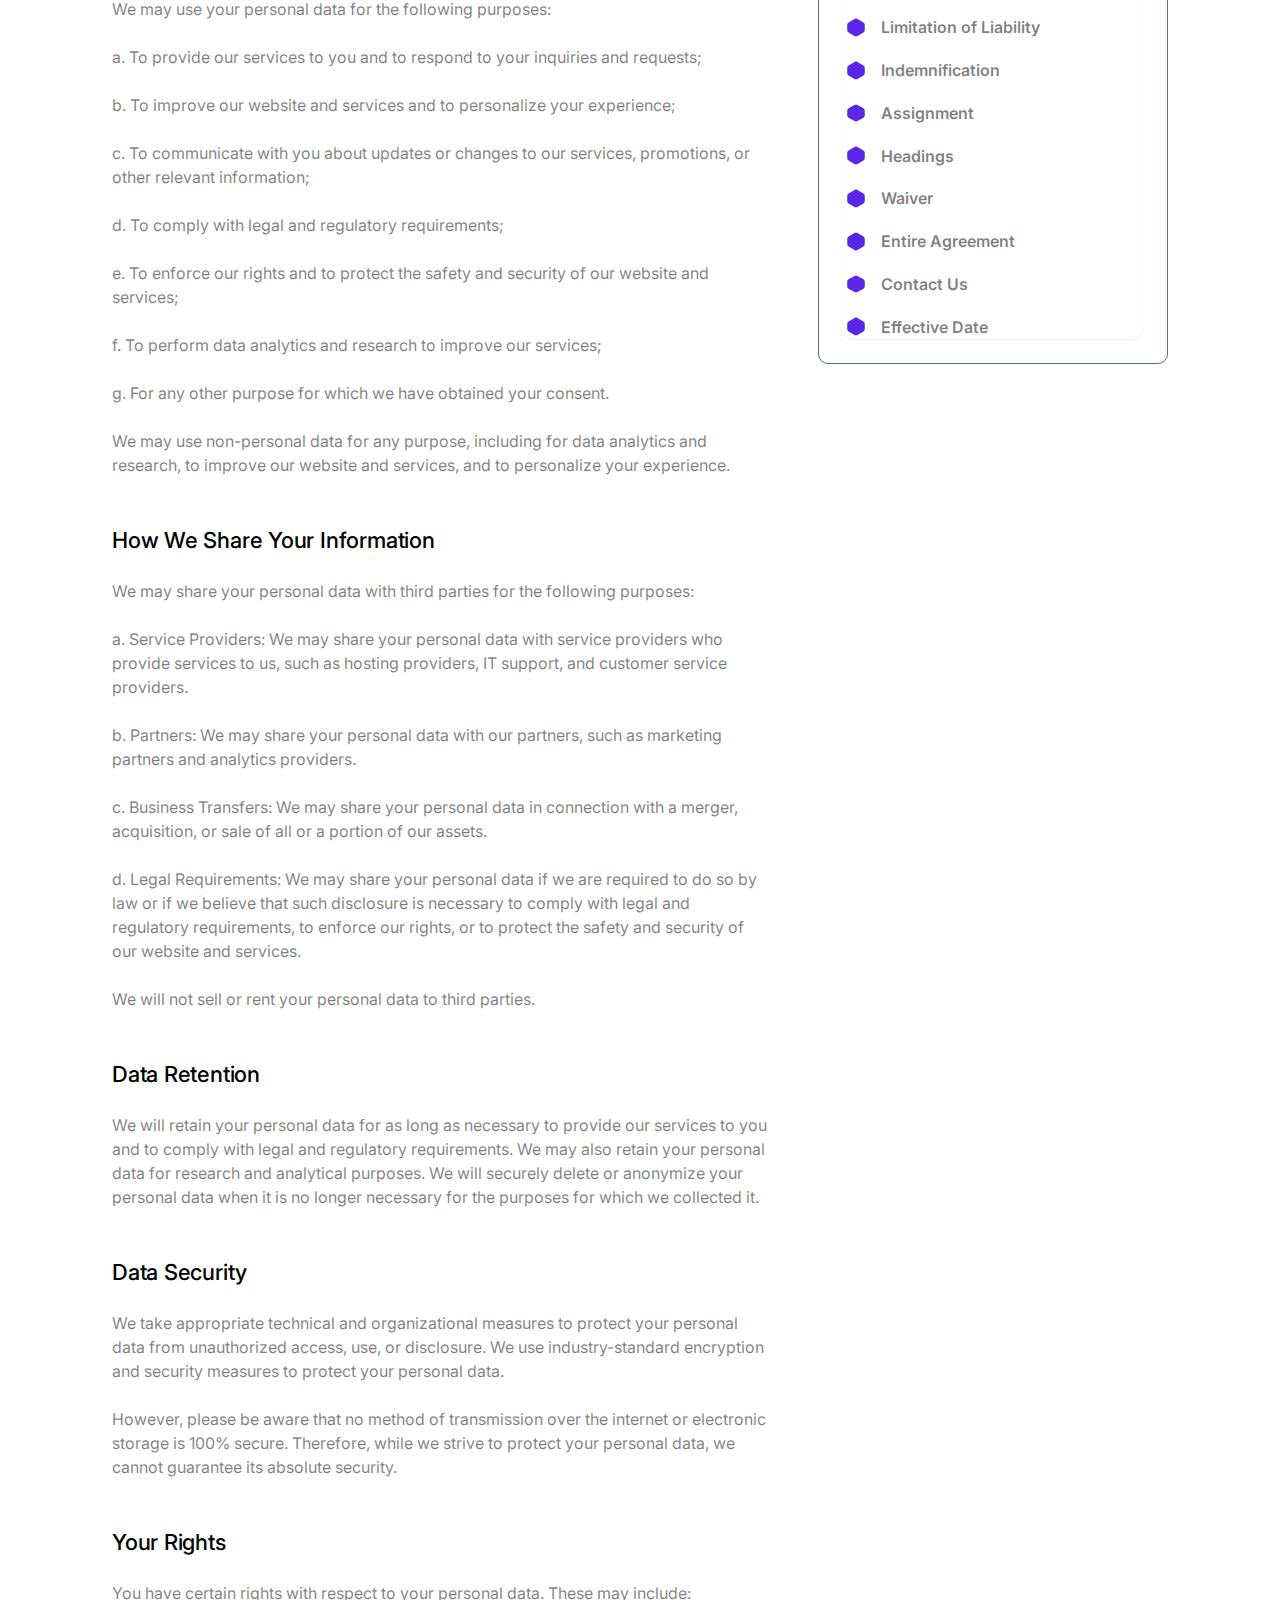
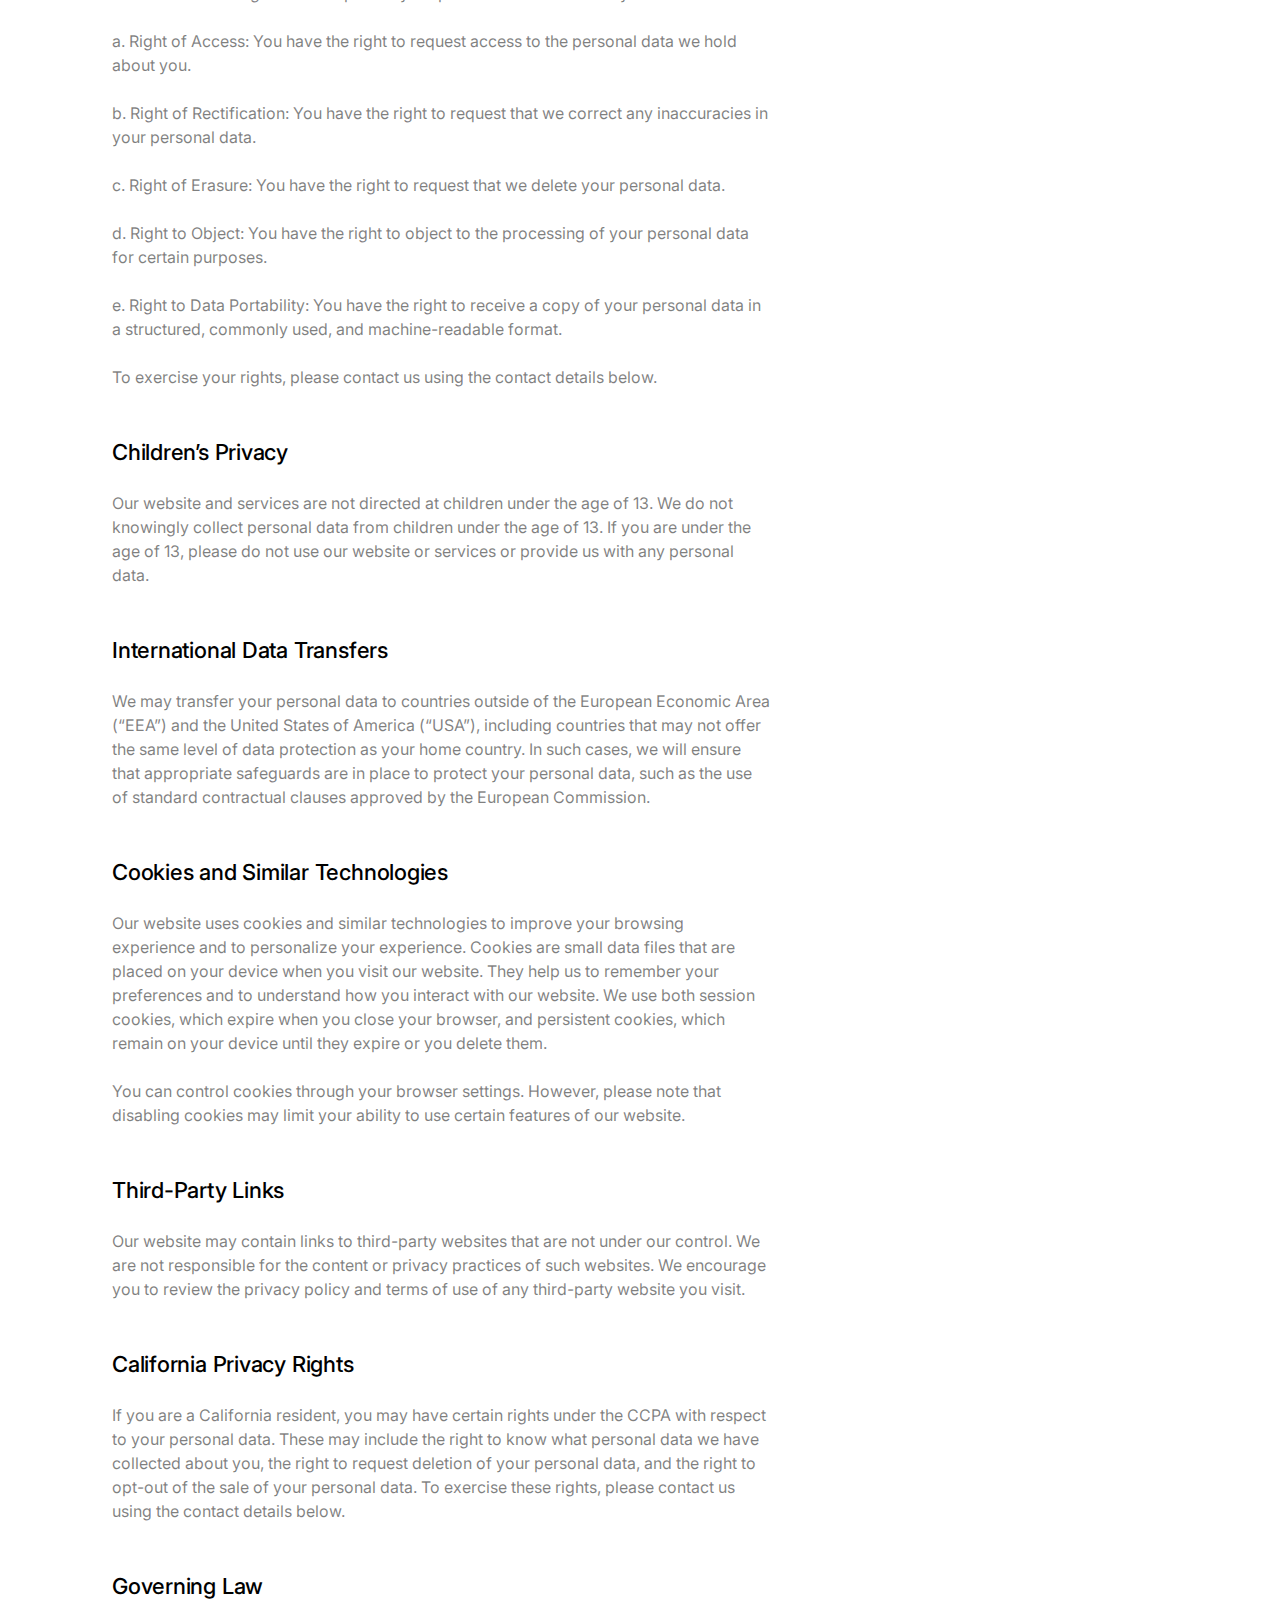
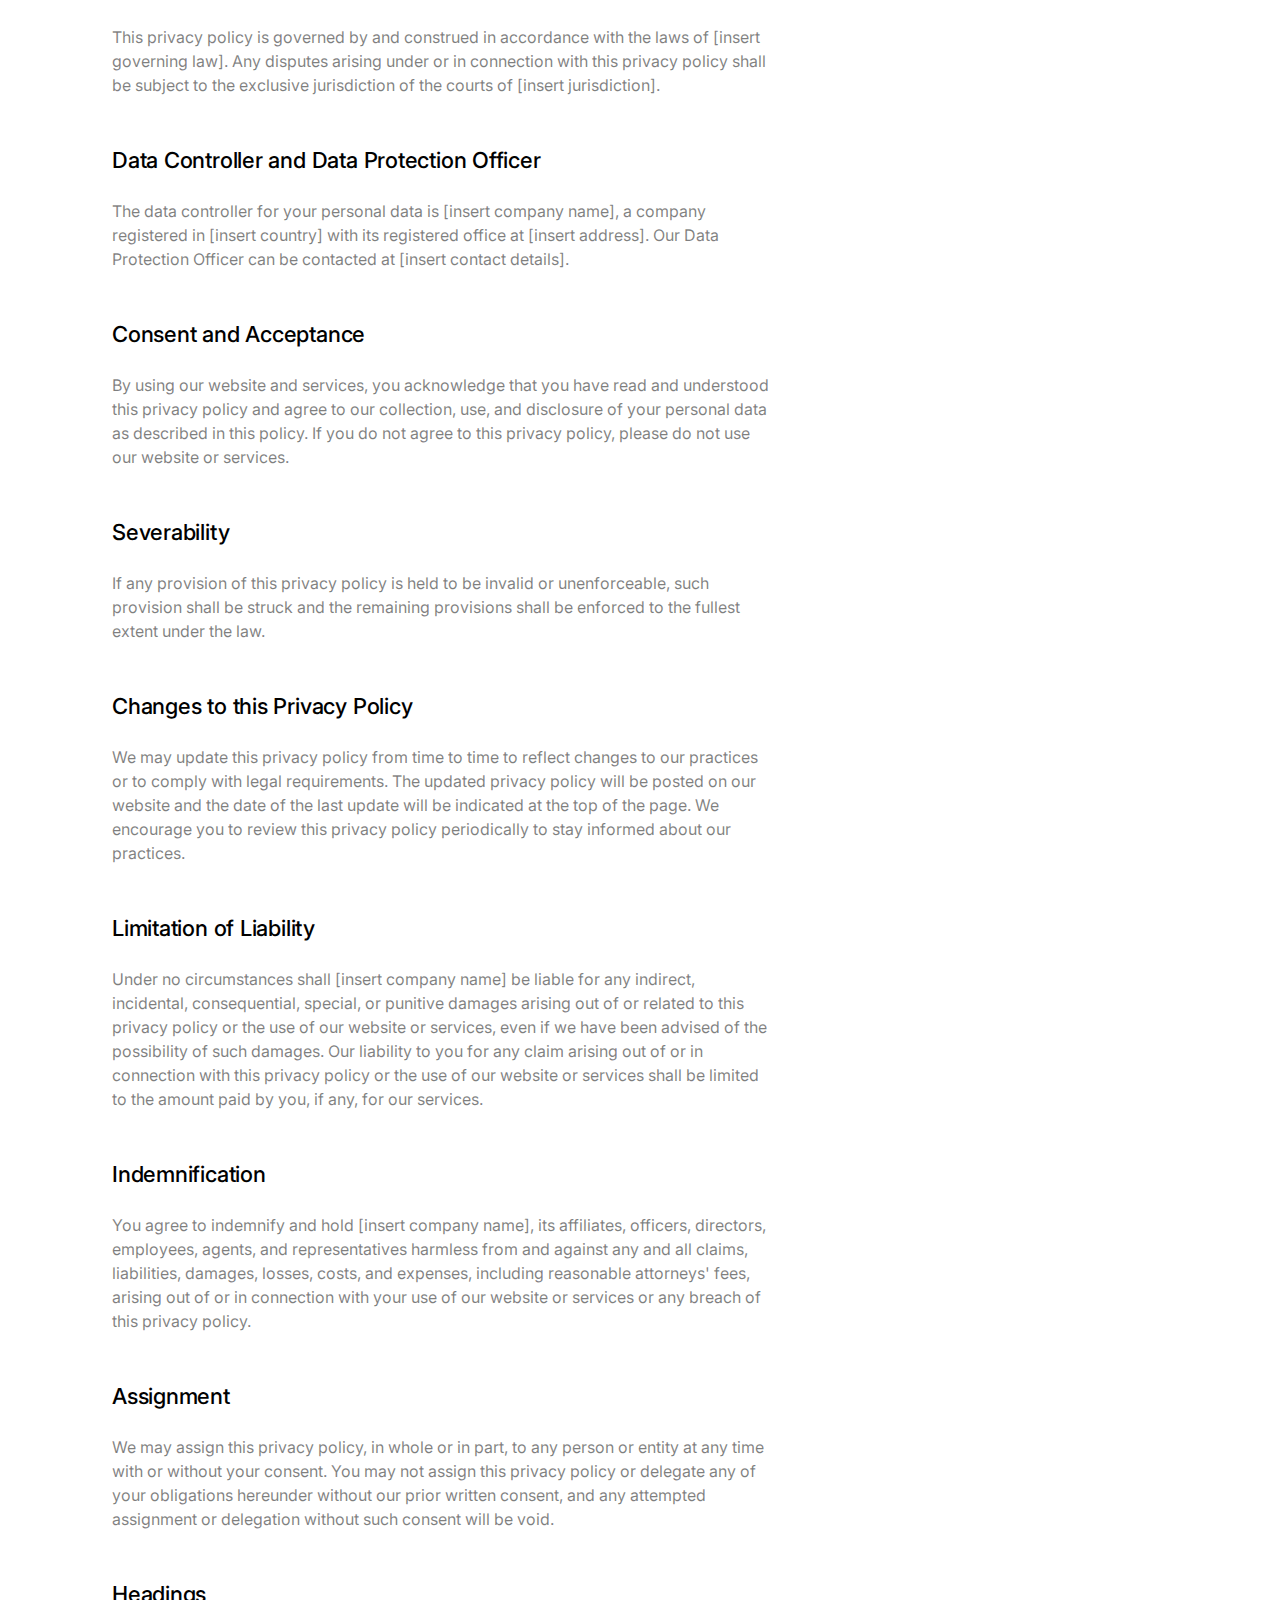
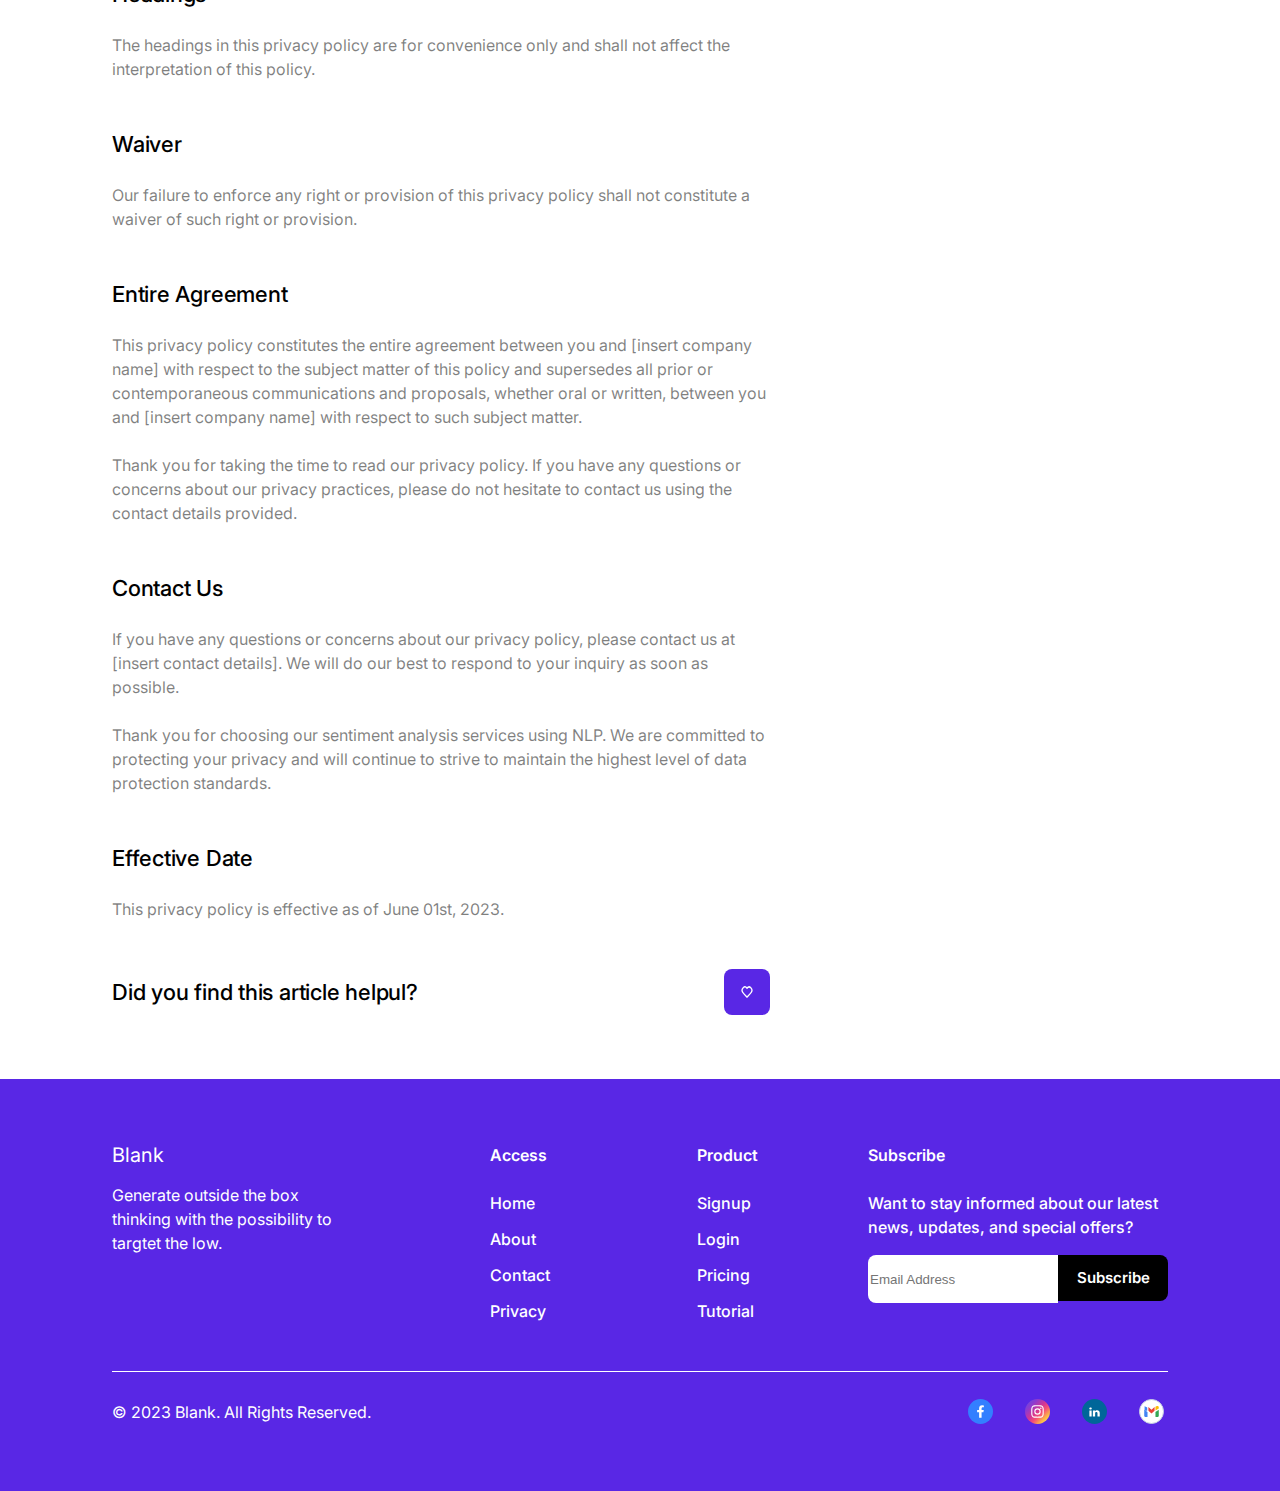
<file: PrivacyPolicy.html>
<!DOCTYPE html><html><head><meta charset="utf-8"><meta name="viewport" content="initial-scale=1, width=device-width"><link rel="stylesheet" href="AboutUs.7c5967fc.css"><link rel="stylesheet" href="PrivacyPolicy.2dd3b211.css"><link rel="stylesheet" href="https://fonts.googleapis.com/css2?family=Inter:wght@400;500;600;700&display=swap"></head><body> <div class="privacy-policy"> <nav class="navbar4"> <div class="internal-nav4"> <div class="links6"> <div class="company-logo4"> <a class="blank4" href="https://github.com/">Blank</a> </div> <div class="nav-links4"> <a class="home6" href="https://github.com/">Home</a><a class="home6" href="https://github.com/">Pricing</a><a class="home6" href="AboutUs.html">About</a><a class="home6" href="https://github.com/">Contact</a> </div> </div> <div class="buttons6"> <div class="signup-and-login4"> <a class="sign-up4" href="https://github.com/" id="signUp">Sign up</a><button class="login-button4" id="loginButton"> <div class="log-in4">Log in</div> </button> </div> <button class="hamburger-icon4" id="hamburgerIcon"> <img class="icon17" alt src="icon.186cba9a.svg"> </button> </div> </div> </nav> <main class="inner-container27"> <div class="hero-section1"> <img class="privacy-image-icon" alt src="hero-image@2x.3fe8167f.png"> </div> <div class="header1"> <div class="inner-container28"> <div class="headline9"> <b class="main-text">Privacy Policy</b> <div class="sub-text"> Protecting Your Personal Information: Learn about Our Comprehensive Privacy Policy and How We Keep Your Data Safe. </div> </div> <div class="author"> <div class="company-details"> <div class="user-icon9"> <div class="user"> <img class="person-icon" alt src="person-icon.6b41f614.svg"> </div> </div> <div class="company"><div class="blank5">Blank</div></div> </div> <div class="modified-date">June 01st, 2023</div> </div> </div> </div> <div class="content2"> <div class="inner-container29"> <div class="main-content6"> <div class="text-base"> <div class="text-container10"> <div class="headline10">Introduction</div> <div class="subtitle"> <p class="welcome-to-the"> Welcome to the privacy policy of [insert company name]. We are committed to protecting your privacy and your personal data. This privacy policy explains how we collect, use, and disclose your personal data when you use our website [insert website address] and our sentiment analysis services. We comply with applicable data protection laws, including the General Data Protection Regulation (“GDPR”) and the California Consumer Privacy Act (“CCPA”). </p> <p class="welcome-to-the">&nbsp;</p> <p class="welcome-to-the"> By accessing or using our website or services, you consent to the collection, use, and disclosure of your personal data as described in this privacy policy. If you do not agree to this privacy policy, please do not use our website or services. </p> </div> </div> <div class="text-container10"> <div class="headline10">Information We Collect</div> <div class="subtitle"> <p class="welcome-to-the"> We may collect the following types of information from you: </p> <p class="welcome-to-the">&nbsp;</p> <p class="welcome-to-the"> a. Personal Data: Personal data is information that can identify you or that can be used to identify you. We may collect personal data when you provide it to us directly, such as your name, email address, telephone number, and any other information you provide when you contact us. We may also collect personal data when you use our services, such as the content of your customer reviews and feedback. </p> <p class="welcome-to-the">&nbsp;</p> <p class="welcome-to-the"> b. Non-Personal Data: Non-personal data is information that cannot be used to identify you. We may collect non-personal data through cookies, log files, and other tracking technologies. This may include your IP address, browser type, operating system, pages visited, and other usage data. </p> </div> </div> <div class="text-container10"> <div class="headline10">How We Use Your Information</div> <div class="subtitle"> <p class="welcome-to-the"> We may use your personal data for the following purposes: </p> <p class="welcome-to-the">&nbsp;</p> <p class="welcome-to-the"> a. To provide our services to you and to respond to your inquiries and requests; </p> <p class="welcome-to-the">&nbsp;</p> <p class="welcome-to-the"> b. To improve our website and services and to personalize your experience; </p> <p class="welcome-to-the">&nbsp;</p> <p class="welcome-to-the"> c. To communicate with you about updates or changes to our services, promotions, or other relevant information; </p> <p class="welcome-to-the">&nbsp;</p> <p class="welcome-to-the"> d. To comply with legal and regulatory requirements; </p> <p class="welcome-to-the">&nbsp;</p> <p class="welcome-to-the"> e. To enforce our rights and to protect the safety and security of our website and services; </p> <p class="welcome-to-the">&nbsp;</p> <p class="welcome-to-the"> f. To perform data analytics and research to improve our services; </p> <p class="welcome-to-the">&nbsp;</p> <p class="welcome-to-the"> g. For any other purpose for which we have obtained your consent. </p> <p class="welcome-to-the">&nbsp;</p> <p class="welcome-to-the"> We may use non-personal data for any purpose, including for data analytics and research, to improve our website and services, and to personalize your experience. </p> </div> </div> <div class="text-container10"> <div class="headline10">How We Share Your Information</div> <div class="subtitle"> <p class="welcome-to-the"> We may share your personal data with third parties for the following purposes: </p> <p class="welcome-to-the">&nbsp;</p> <p class="welcome-to-the"> a. Service Providers: We may share your personal data with service providers who provide services to us, such as hosting providers, IT support, and customer service providers. </p> <p class="welcome-to-the">&nbsp;</p> <p class="welcome-to-the"> b. Partners: We may share your personal data with our partners, such as marketing partners and analytics providers. </p> <p class="welcome-to-the">&nbsp;</p> <p class="welcome-to-the"> c. Business Transfers: We may share your personal data in connection with a merger, acquisition, or sale of all or a portion of our assets. </p> <p class="welcome-to-the">&nbsp;</p> <p class="welcome-to-the"> d. Legal Requirements: We may share your personal data if we are required to do so by law or if we believe that such disclosure is necessary to comply with legal and regulatory requirements, to enforce our rights, or to protect the safety and security of our website and services. </p> <p class="welcome-to-the">&nbsp;</p> <p class="welcome-to-the"> We will not sell or rent your personal data to third parties. </p> </div> </div> <div class="text-container10"> <div class="headline10">Data Retention</div> <div class="subtitle"> We will retain your personal data for as long as necessary to provide our services to you and to comply with legal and regulatory requirements. We may also retain your personal data for research and analytical purposes. We will securely delete or anonymize your personal data when it is no longer necessary for the purposes for which we collected it. </div> </div> <div class="text-container10"> <div class="headline10">Data Security</div> <div class="subtitle"> <p class="welcome-to-the"> We take appropriate technical and organizational measures to protect your personal data from unauthorized access, use, or disclosure. We use industry-standard encryption and security measures to protect your personal data. </p> <p class="welcome-to-the">&nbsp;</p> <p class="welcome-to-the"> However, please be aware that no method of transmission over the internet or electronic storage is 100% secure. Therefore, while we strive to protect your personal data, we cannot guarantee its absolute security. </p> </div> </div> <div class="text-container10"> <div class="headline10">Your Rights</div> <div class="subtitle"> <p class="welcome-to-the"> You have certain rights with respect to your personal data. These may include: </p> <p class="welcome-to-the">&nbsp;</p> <p class="welcome-to-the"> a. Right of Access: You have the right to request access to the personal data we hold about you. </p> <p class="welcome-to-the">&nbsp;</p> <p class="welcome-to-the"> b. Right of Rectification: You have the right to request that we correct any inaccuracies in your personal data. </p> <p class="welcome-to-the">&nbsp;</p> <p class="welcome-to-the"> c. Right of Erasure: You have the right to request that we delete your personal data. </p> <p class="welcome-to-the">&nbsp;</p> <p class="welcome-to-the"> d. Right to Object: You have the right to object to the processing of your personal data for certain purposes. </p> <p class="welcome-to-the">&nbsp;</p> <p class="welcome-to-the"> e. Right to Data Portability: You have the right to receive a copy of your personal data in a structured, commonly used, and machine-readable format. </p> <p class="welcome-to-the">&nbsp;</p> <p class="welcome-to-the"> To exercise your rights, please contact us using the contact details below. </p> </div> </div> <div class="text-container10"> <div class="headline10">Children’s Privacy</div> <div class="subtitle"> Our website and services are not directed at children under the age of 13. We do not knowingly collect personal data from children under the age of 13. If you are under the age of 13, please do not use our website or services or provide us with any personal data. </div> </div> <div class="text-container10"> <div class="headline10">International Data Transfers</div> <div class="subtitle"> We may transfer your personal data to countries outside of the European Economic Area (“EEA”) and the United States of America (“USA”), including countries that may not offer the same level of data protection as your home country. In such cases, we will ensure that appropriate safeguards are in place to protect your personal data, such as the use of standard contractual clauses approved by the European Commission. </div> </div> <div class="text-container10"> <div class="headline10">Cookies and Similar Technologies</div> <div class="subtitle"> <p class="welcome-to-the"> Our website uses cookies and similar technologies to improve your browsing experience and to personalize your experience. Cookies are small data files that are placed on your device when you visit our website. They help us to remember your preferences and to understand how you interact with our website. We use both session cookies, which expire when you close your browser, and persistent cookies, which remain on your device until they expire or you delete them. </p> <p class="welcome-to-the">&nbsp;</p> <p class="welcome-to-the"> You can control cookies through your browser settings. However, please note that disabling cookies may limit your ability to use certain features of our website. </p> </div> </div> <div class="text-container10"> <div class="headline10">Third-Party Links</div> <div class="subtitle"> Our website may contain links to third-party websites that are not under our control. We are not responsible for the content or privacy practices of such websites. We encourage you to review the privacy policy and terms of use of any third-party website you visit. </div> </div> <div class="text-container10"> <div class="headline10">California Privacy Rights</div> <div class="subtitle"> If you are a California resident, you may have certain rights under the CCPA with respect to your personal data. These may include the right to know what personal data we have collected about you, the right to request deletion of your personal data, and the right to opt-out of the sale of your personal data. To exercise these rights, please contact us using the contact details below. </div> </div> <div class="text-container10"> <div class="headline10">Governing Law</div> <div class="subtitle"> This privacy policy is governed by and construed in accordance with the laws of [insert governing law]. Any disputes arising under or in connection with this privacy policy shall be subject to the exclusive jurisdiction of the courts of [insert jurisdiction]. </div> </div> <div class="text-container10"> <div class="headline10"> Data Controller and Data Protection Officer </div> <div class="subtitle"> The data controller for your personal data is [insert company name], a company registered in [insert country] with its registered office at [insert address]. Our Data Protection Officer can be contacted at [insert contact details]. </div> </div> <div class="text-container10"> <div class="headline10">Consent and Acceptance</div> <div class="subtitle"> By using our website and services, you acknowledge that you have read and understood this privacy policy and agree to our collection, use, and disclosure of your personal data as described in this policy. If you do not agree to this privacy policy, please do not use our website or services. </div> </div> <div class="text-container10"> <div class="headline10">Severability</div> <div class="subtitle"> If any provision of this privacy policy is held to be invalid or unenforceable, such provision shall be struck and the remaining provisions shall be enforced to the fullest extent under the law. </div> </div> <div class="text-container10"> <div class="headline10">Changes to this Privacy Policy</div> <div class="subtitle"> We may update this privacy policy from time to time to reflect changes to our practices or to comply with legal requirements. The updated privacy policy will be posted on our website and the date of the last update will be indicated at the top of the page. We encourage you to review this privacy policy periodically to stay informed about our practices. </div> </div> <div class="text-container10"> <div class="headline10">Limitation of Liability</div> <div class="subtitle"> Under no circumstances shall [insert company name] be liable for any indirect, incidental, consequential, special, or punitive damages arising out of or related to this privacy policy or the use of our website or services, even if we have been advised of the possibility of such damages. Our liability to you for any claim arising out of or in connection with this privacy policy or the use of our website or services shall be limited to the amount paid by you, if any, for our services. </div> </div> <div class="text-container10"> <div class="headline10">Indemnification</div> <div class="subtitle"> You agree to indemnify and hold [insert company name], its affiliates, officers, directors, employees, agents, and representatives harmless from and against any and all claims, liabilities, damages, losses, costs, and expenses, including reasonable attorneys' fees, arising out of or in connection with your use of our website or services or any breach of this privacy policy. </div> </div> <div class="text-container10"> <div class="headline10">Assignment</div> <div class="subtitle"> We may assign this privacy policy, in whole or in part, to any person or entity at any time with or without your consent. You may not assign this privacy policy or delegate any of your obligations hereunder without our prior written consent, and any attempted assignment or delegation without such consent will be void. </div> </div> <div class="text-container10"> <div class="headline10">Headings</div> <div class="subtitle"> The headings in this privacy policy are for convenience only and shall not affect the interpretation of this policy. </div> </div> <div class="text-container10"> <div class="headline10">Waiver</div> <div class="subtitle"> Our failure to enforce any right or provision of this privacy policy shall not constitute a waiver of such right or provision. </div> </div> <div class="text-container10"> <div class="headline10">Entire Agreement</div> <div class="subtitle"> <p class="welcome-to-the"> This privacy policy constitutes the entire agreement between you and [insert company name] with respect to the subject matter of this policy and supersedes all prior or contemporaneous communications and proposals, whether oral or written, between you and [insert company name] with respect to such subject matter. </p> <p class="welcome-to-the">&nbsp;</p> <p class="welcome-to-the"> Thank you for taking the time to read our privacy policy. If you have any questions or concerns about our privacy practices, please do not hesitate to contact us using the contact details provided. </p> </div> </div> <div class="text-container10"> <div class="headline10">Contact Us</div> <div class="subtitle"> <p class="welcome-to-the"> If you have any questions or concerns about our privacy policy, please contact us at [insert contact details]. We will do our best to respond to your inquiry as soon as possible. </p> <p class="welcome-to-the">&nbsp;</p> <p class="welcome-to-the"> Thank you for choosing our sentiment analysis services using NLP. We are committed to protecting your privacy and will continue to strive to maintain the highest level of data protection standards. </p> </div> </div> <div class="text-container10"> <div class="headline10">Effective Date</div> <div class="subtitle"> This privacy policy is effective as of June 01st, 2023. </div> </div> <div class="faq"> <div class="text37">Did you find this article helpul?</div> <button class="actions" id="actions"> <div class="heart"> <div class="heart-icon"> <img class="icon18" alt src="icon2.4bacc3a7.svg"> </div> </div> </button> </div> </div> </div> <div class="list-of-content"> <div class="inner-container30"> <div class="content3">Content</div> <div class="links7"> <div class="link"> <div class="coloured-icon"> <img class="icon19" alt src="icon3.81ff2591.svg"> </div> <a class="text38" data-scroll-to="text24" id="text24">Introduction</a> </div> <div class="link"> <div class="coloured-icon"> <img class="icon19" alt src="icon3.81ff2591.svg"> </div> <a class="text38" data-scroll-to="text23" id="text23">Information We Collect</a> </div> <div class="link"> <div class="coloured-icon"> <img class="icon19" alt src="icon3.81ff2591.svg"> </div> <a class="text38" data-scroll-to="text22" id="text22">How We Use Your Information</a> </div> <div class="link"> <div class="coloured-icon"> <img class="icon19" alt src="icon3.81ff2591.svg"> </div> <a class="text38" data-scroll-to="text21" id="text21">How We Share Your Information</a> </div> <div class="link"> <div class="coloured-icon"> <img class="icon19" alt src="icon3.81ff2591.svg"> </div> <a class="text38" data-scroll-to="text20" id="text20">Data Retention</a> </div> <div class="link"> <div class="coloured-icon"> <img class="icon19" alt src="icon3.81ff2591.svg"> </div> <a class="text38" data-scroll-to="text19" id="text19">Data Security</a> </div> <div class="link"> <div class="coloured-icon"> <img class="icon19" alt src="icon3.81ff2591.svg"> </div> <a class="text38" data-scroll-to="text18" id="text18">Your Rights</a> </div> <div class="link"> <div class="coloured-icon"> <img class="icon19" alt src="icon3.81ff2591.svg"> </div> <a class="text38" data-scroll-to="text17" id="text17">Children’s Privacy</a> </div> <div class="link"> <div class="coloured-icon"> <img class="icon19" alt src="icon3.81ff2591.svg"> </div> <a class="text38" data-scroll-to="text16" id="text16">International Data Transfers</a> </div> <div class="link"> <div class="coloured-icon"> <img class="icon19" alt src="icon3.81ff2591.svg"> </div> <a class="text38" data-scroll-to="text15" id="text15">Cookies and Similar Technologies</a> </div> <div class="link"> <div class="coloured-icon"> <img class="icon19" alt src="icon4.4aabb029.svg"> </div> <a class="text38" data-scroll-to="text14" id="text14">Third-Party Links</a> </div> <div class="link"> <div class="coloured-icon"> <img class="icon19" alt src="icon4.4aabb029.svg"> </div> <a class="text38" data-scroll-to="text13" id="text13">California Privacy Rights</a> </div> <div class="link"> <div class="coloured-icon"> <img class="icon19" alt src="icon4.4aabb029.svg"> </div> <a class="text38" data-scroll-to="text12" id="text12">Governing Law</a> </div> <div class="link"> <div class="coloured-icon"> <img class="icon19" alt src="icon4.4aabb029.svg"> </div> <a class="text38" data-scroll-to="text11" id="text11">Data Controller Officer</a> </div> <div class="link"> <div class="coloured-icon"> <img class="icon19" alt src="icon4.4aabb029.svg"> </div> <a class="text38" data-scroll-to="text10" id="text10">Consent and Acceptance</a> </div> <div class="link"> <div class="coloured-icon"> <img class="icon19" alt src="icon4.4aabb029.svg"> </div> <a class="text38" data-scroll-to="text9" id="text9">Severability</a> </div> <div class="link"> <div class="coloured-icon"> <img class="icon19" alt src="icon4.4aabb029.svg"> </div> <a class="text38" data-scroll-to="text8" id="text8">Changes to this Privacy Policy</a> </div> <div class="link"> <div class="coloured-icon"> <img class="icon19" alt src="icon4.4aabb029.svg"> </div> <a class="text38" data-scroll-to="text7" id="text7">Limitation of Liability</a> </div> <div class="link"> <div class="coloured-icon"> <img class="icon19" alt src="icon4.4aabb029.svg"> </div> <a class="text38" data-scroll-to="text6" id="text6">Indemnification</a> </div> <div class="link"> <div class="coloured-icon"> <img class="icon19" alt src="icon4.4aabb029.svg"> </div> <a class="text38" data-scroll-to="text5" id="text5">Assignment</a> </div> <div class="link"> <div class="coloured-icon"> <img class="icon19" alt src="icon4.4aabb029.svg"> </div> <a class="text38" data-scroll-to="text4" id="text4">Headings</a> </div> <div class="link"> <div class="coloured-icon"> <img class="icon19" alt src="icon4.4aabb029.svg"> </div> <a class="text38" data-scroll-to="text3" id="text3">Waiver</a> </div> <div class="link"> <div class="coloured-icon"> <img class="icon19" alt src="icon4.4aabb029.svg"> </div> <a class="text38" data-scroll-to="text2" id="text2">Entire Agreement</a> </div> <div class="link"> <div class="coloured-icon"> <img class="icon19" alt src="icon4.4aabb029.svg"> </div> <a class="text38" data-scroll-to="text1" id="text1">Contact Us</a> </div> <div class="link"> <div class="coloured-icon"> <img class="icon19" alt src="icon4.4aabb029.svg"> </div> <a class="text38" data-scroll-to="text" id="text">Effective Date</a> </div> </div> </div> </div> </div> </div> </main> <footer class="footer2"> <div class="inner-container31"> <div class="top-horizontal-container1"> <div class="about-company1"> <div class="logo1"><div class="text63">Blank</div></div> <div class="text-input2"> <div class="text64"> Generate outside the box thinking with the possibility to targtet the low. </div> </div> </div> <div class="links-vertical-container1"> <div class="vertical-container2"> <div class="heading26"><div class="text65">Access</div></div> <div class="links8"> <a class="home7" href="PrivacyPolicy.html">Home</a><a class="home7" href="AboutUs.html">About</a><a class="home7" href="https://github.com/">Contact</a><a class="home7" href="PrivacyPolicy.html">Privacy</a> </div> </div> <div class="vertical-container2"> <div class="heading26"><div class="text65">Product</div></div> <div class="links8"> <a class="home7" href="Register.html">Signup</a><a class="home7" href="Login.html">Login</a><a class="home7" href="https://github.com/">Pricing</a><a class="home7" href="https://github.com/">Tutorial</a> </div> </div> </div> <div class="subscribe1"> <div class="heading28"><div class="text65">Subscribe</div></div> <div class="text-input3"> <div class="subheading19"> <div class="text68"> Want to stay informed about our latest news, updates, and special offers? </div> </div> <div class="input1"> <div class="inner-container32"> <input class="search1" type="email" placeholder="Email Address"><button class="subscribe-button1" id="subscribeButton"> <div class="text69">Subscribe</div> </button> </div> </div> </div> </div> </div> <div class="bottom-horizontal-container1"> <div class="copyright-text1"> © 2023 Blank. All Rights Reserved. </div> <div class="social-icons1"> <button class="facebook1" id="facebook"> <div class="facebook-icon1"> <div class="capa-21"> <div class="elements1"> <img class="vector-icon8" alt src="vector.a2c4031c.svg"> </div> </div> </div></button><button class="facebook1" id="instagram"> <div class="instagram-icon1"> <div class="vector-container"> <img class="vector-icon8" alt src="vector9.16180f78.svg"> </div> </div></button><button class="facebook1" id="linkedin"> <div class="linkedin-icon1"> <div class="group1"> <img class="vector-icon8" alt src="vector10.e4ce7589.svg"> </div> </div></button><button class="facebook1" id="gmail"> <div class="gmail-icon1"> <div class="vector-group"> <img class="vector-icon11" alt src="vector3.22a85eda.svg"><img class="vector-icon12" alt src="vector4.78dc074b.svg"><img class="vector-icon13" alt src="vector5.73d86262.svg"><img class="vector-icon14" alt src="vector6.25e8aafe.svg"><img class="vector-icon15" alt src="vector11.6e1a43d2.svg"> </div> </div> </button> </div> </div> </div> </footer> </div> <script>var signUp=document.getElementById("signUp");signUp&&signUp.addEventListener("click",(function(){window.location.href="https://github.com/"}));var loginButton=document.getElementById("loginButton");loginButton&&loginButton.addEventListener("click",(function(t){window.location.href="./Login.html"}));var hamburgerIcon=document.getElementById("hamburgerIcon");hamburgerIcon&&hamburgerIcon.addEventListener("click",(function(){window.location.href="https://github.com/"}));var actions=document.getElementById("actions");actions&&actions.addEventListener("click",(function(){window.location.href="https://github.com/"}));var text24=document.getElementById("text24");text24&&text24.addEventListener("click",(function(){var t=document.querySelector("[data-scroll-to='text24']");t&&t.scrollIntoView({block:"start",behavior:"smooth"})}));var text23=document.getElementById("text23");text23&&text23.addEventListener("click",(function(){var t=document.querySelector("[data-scroll-to='text23']");t&&t.scrollIntoView({block:"start",behavior:"smooth"})}));var text22=document.getElementById("text22");text22&&text22.addEventListener("click",(function(){var t=document.querySelector("[data-scroll-to='text22']");t&&t.scrollIntoView({block:"start",behavior:"smooth"})}));var text21=document.getElementById("text21");text21&&text21.addEventListener("click",(function(){var t=document.querySelector("[data-scroll-to='text21']");t&&t.scrollIntoView({block:"start",behavior:"smooth"})}));var text20=document.getElementById("text20");text20&&text20.addEventListener("click",(function(){var t=document.querySelector("[data-scroll-to='text20']");t&&t.scrollIntoView({block:"start",behavior:"smooth"})}));var text19=document.getElementById("text19");text19&&text19.addEventListener("click",(function(){var t=document.querySelector("[data-scroll-to='text19']");t&&t.scrollIntoView({block:"start",behavior:"smooth"})}));var text18=document.getElementById("text18");text18&&text18.addEventListener("click",(function(){var t=document.querySelector("[data-scroll-to='text18']");t&&t.scrollIntoView({block:"start",behavior:"smooth"})}));var text17=document.getElementById("text17");text17&&text17.addEventListener("click",(function(){var t=document.querySelector("[data-scroll-to='text17']");t&&t.scrollIntoView({block:"start",behavior:"smooth"})}));var text16=document.getElementById("text16");text16&&text16.addEventListener("click",(function(){var t=document.querySelector("[data-scroll-to='text16']");t&&t.scrollIntoView({block:"start",behavior:"smooth"})}));var text15=document.getElementById("text15");text15&&text15.addEventListener("click",(function(){var t=document.querySelector("[data-scroll-to='text15']");t&&t.scrollIntoView({block:"start",behavior:"smooth"})}));var text14=document.getElementById("text14");text14&&text14.addEventListener("click",(function(){var t=document.querySelector("[data-scroll-to='text14']");t&&t.scrollIntoView({block:"start",behavior:"smooth"})}));var text13=document.getElementById("text13");text13&&text13.addEventListener("click",(function(){var t=document.querySelector("[data-scroll-to='text13']");t&&t.scrollIntoView({block:"start",behavior:"smooth"})}));var text12=document.getElementById("text12");text12&&text12.addEventListener("click",(function(){var t=document.querySelector("[data-scroll-to='text12']");t&&t.scrollIntoView({block:"start",behavior:"smooth"})}));var text11=document.getElementById("text11");text11&&text11.addEventListener("click",(function(){var t=document.querySelector("[data-scroll-to='text11']");t&&t.scrollIntoView({block:"start",behavior:"smooth"})}));var text10=document.getElementById("text10");text10&&text10.addEventListener("click",(function(){var t=document.querySelector("[data-scroll-to='text10']");t&&t.scrollIntoView({block:"start",behavior:"smooth"})}));var text9=document.getElementById("text9");text9&&text9.addEventListener("click",(function(){var t=document.querySelector("[data-scroll-to='text9']");t&&t.scrollIntoView({block:"start",behavior:"smooth"})}));var text8=document.getElementById("text8");text8&&text8.addEventListener("click",(function(){var t=document.querySelector("[data-scroll-to='text8']");t&&t.scrollIntoView({block:"start",behavior:"smooth"})}));var text7=document.getElementById("text7");text7&&text7.addEventListener("click",(function(){var t=document.querySelector("[data-scroll-to='text7']");t&&t.scrollIntoView({block:"start",behavior:"smooth"})}));var text6=document.getElementById("text6");text6&&text6.addEventListener("click",(function(){var t=document.querySelector("[data-scroll-to='text6']");t&&t.scrollIntoView({block:"start",behavior:"smooth"})}));var text5=document.getElementById("text5");text5&&text5.addEventListener("click",(function(){var t=document.querySelector("[data-scroll-to='text5']");t&&t.scrollIntoView({block:"start",behavior:"smooth"})}));var text4=document.getElementById("text4");text4&&text4.addEventListener("click",(function(){var t=document.querySelector("[data-scroll-to='text4']");t&&t.scrollIntoView({block:"start",behavior:"smooth"})}));var text3=document.getElementById("text3");text3&&text3.addEventListener("click",(function(){var t=document.querySelector("[data-scroll-to='text3']");t&&t.scrollIntoView({block:"start",behavior:"smooth"})}));var text2=document.getElementById("text2");text2&&text2.addEventListener("click",(function(){var t=document.querySelector("[data-scroll-to='text2']");t&&t.scrollIntoView({block:"start",behavior:"smooth"})}));var text1=document.getElementById("text1");text1&&text1.addEventListener("click",(function(){var t=document.querySelector("[data-scroll-to='text1']");t&&t.scrollIntoView({block:"start",behavior:"smooth"})}));var text=document.getElementById("text");text&&text.addEventListener("click",(function(){var t=document.querySelector("[data-scroll-to='text']");t&&t.scrollIntoView({block:"start",behavior:"smooth"})}));var subscribeButton=document.getElementById("subscribeButton");subscribeButton&&subscribeButton.addEventListener("click",(function(){window.location.href="https://github.com/"}));var facebook=document.getElementById("facebook");facebook&&facebook.addEventListener("click",(function(){window.location.href="https://www.facebook.com/"}));var instagram=document.getElementById("instagram");instagram&&instagram.addEventListener("click",(function(){window.location.href="https://www.instagram.com/"}));var linkedin=document.getElementById("linkedin");linkedin&&linkedin.addEventListener("click",(function(){window.location.href="http://linkedin.in/"}));var gmail=document.getElementById("gmail");gmail&&gmail.addEventListener("click",(function(){window.location.href="https://mail.google.com/mail/u/0/#inbox"}));</script> </body></html>
</file>
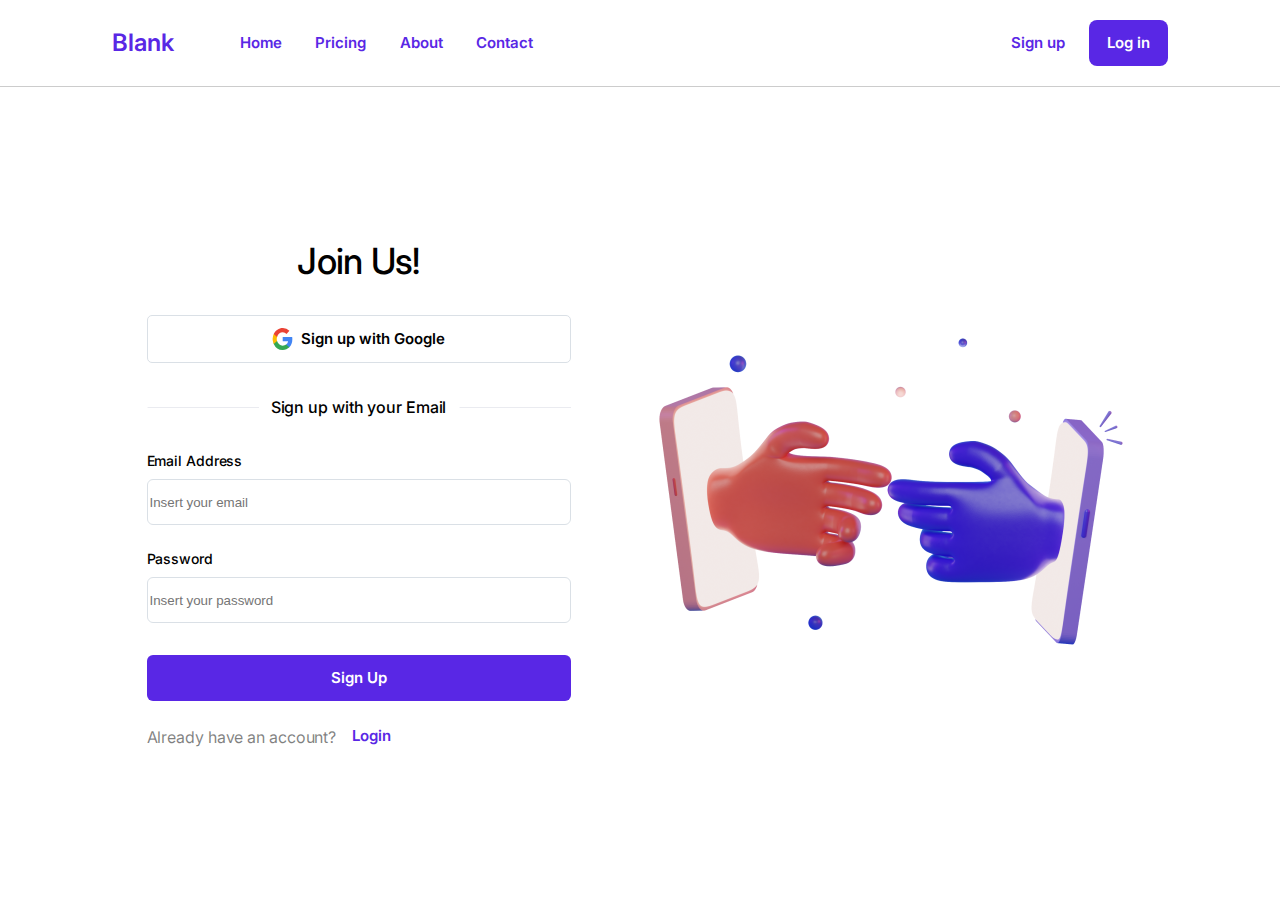
<file: Register.html>
<!DOCTYPE html><html><head><meta charset="utf-8"><meta name="viewport" content="initial-scale=1, width=device-width"><link rel="stylesheet" href="AboutUs.7c5967fc.css"><link rel="stylesheet" href="Register.6fd4fdf0.css"><link rel="stylesheet" href="https://fonts.googleapis.com/css2?family=Inter:wght@400;500;600;700&display=swap"></head><body> <div class="register"> <nav class="navbar1"> <div class="internal-nav1"> <div class="links3"> <div class="company-logo1"> <a class="blank1" href="https://github.com/">Blank</a> </div> <div class="nav-links1"> <a class="login-link" href="PrivacyPolicy.html">Home</a><a class="login-link" href="https://github.com/">Pricing</a><a class="login-link" href="https://github.com/">About</a><a class="login-link" href="https://github.com/">Contact</a> </div> </div> <div class="buttons3"> <div class="signup-and-login1"> <a class="sign-up1" href="https://github.com/" id="signUp">Sign up</a><button class="login-button1" id="loginButton"> <div class="log-in1">Log in</div> </button> </div> <button class="hamburger-icon1" id="hamburgerIcon"> <img class="icon13" alt src="icon.186cba9a.svg"> </button> </div> </div> </nav> <main class="main"> <div class="inner-main"> <form class="register-form"> <div class="heading23">Join Us!</div> <button class="google-button" id="googleButton"> <img class="logo-icon" alt src="logo.7c125523.svg"> <div class="sign-up-with">Sign up with Google</div> </button> <div class="email-text"> <img class="email-text-child" alt src="line-1@2x.9fea530d.png"> <div class="text26">Sign up with your Email</div> <img class="email-text-child" alt src="line-1@2x.9fea530d.png"> </div> <div class="input-form"> <div class="email-box"> <label class="label10">Email Address</label><input class="input-box" type="email" placeholder="Insert your email" required> </div> <div class="email-box"> <label class="label10">Password</label><input class="input-box1" type="password" placeholder="Insert your password" required> </div> </div> <div class="footer-area"> <button class="signup-button" id="signupButton"> <div class="log-in1">Sign Up</div></button><button class="cancel-button" id="cancelButton"> <div class="text28">Cancel</div> </button> <div class="login1"> <div class="footer-text">Already have an account?</div> <a class="login-link" href="Login.html">Login</a> </div> </div> </form> <img class="register-image-icon" alt src="register-image@2x.740e1ac6.png"> </div> </main> </div> <script>var signUp=document.getElementById("signUp");signUp&&signUp.addEventListener("click",(function(){window.location.href="https://github.com/"}));var loginButton=document.getElementById("loginButton");loginButton&&loginButton.addEventListener("click",(function(t){window.location.href="./Login.html"}));var hamburgerIcon=document.getElementById("hamburgerIcon");hamburgerIcon&&hamburgerIcon.addEventListener("click",(function(){window.location.href="https://github.com/"}));var googleButton=document.getElementById("googleButton");googleButton&&googleButton.addEventListener("click",(function(t){window.location.href="./PrivacyPolicy.html"}));var signupButton=document.getElementById("signupButton");signupButton&&signupButton.addEventListener("click",(function(){window.location.href="https://github.com/"}));var cancelButton=document.getElementById("cancelButton");cancelButton&&cancelButton.addEventListener("click",(function(){window.location.href="https://github.com/"}));</script> </body></html>
</file>
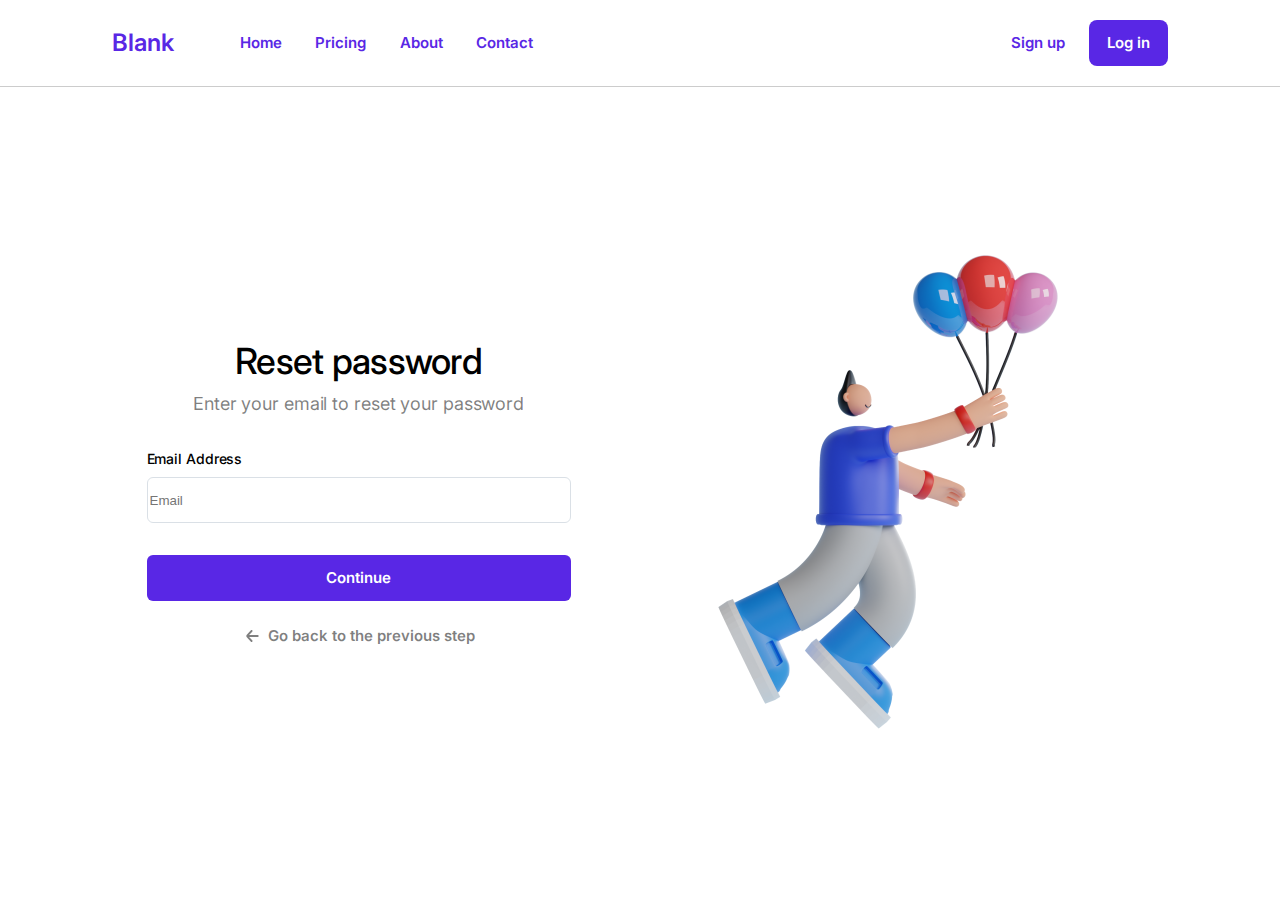
<file: RememberPassword.html>
<!DOCTYPE html><html><head><meta charset="utf-8"><meta name="viewport" content="initial-scale=1, width=device-width"><link rel="stylesheet" href="AboutUs.7c5967fc.css"><link rel="stylesheet" href="RememberPassword.51fafeb5.css"><link rel="stylesheet" href="https://fonts.googleapis.com/css2?family=Inter:wght@400;500;600;700&display=swap"></head><body> <div class="remember-password"> <nav class="navbar3"> <div class="internal-nav3"> <div class="links5"> <div class="company-logo3"> <a class="blank3" href="https://github.com/">Blank</a> </div> <div class="nav-links3"> <a class="home5" href="PrivacyPolicy.html">Home</a><a class="home5" href="https://github.com/">Pricing</a><a class="home5" href="https://github.com/">About</a><a class="home5" href="https://github.com/">Contact</a> </div> </div> <div class="buttons5"> <div class="signup-and-login3"> <a class="sign-up3" href="https://github.com/" id="signUp">Sign up</a><button class="login-button3" id="loginButton"> <div class="log-in3">Log in</div> </button> </div> <button class="hamburger-icon3" id="hamburgerIcon"> <img class="icon15" alt src="icon.186cba9a.svg"> </button> </div> </div> </nav> <main class="main2"> <div class="inner-main2"> <form class="reset-password-form"> <div class="heading25"> <div class="text33">Reset password</div> <div class="email-text2"> <div class="text34"> Enter your email to reset your password </div> </div> </div> <div class="input-form2"> <div class="email-box2"> <label class="label14">Email Address</label><input class="input-box4" type="email" placeholder="Email" required> </div> </div> <div class="footer-area2"> <button class="continue-button" id="continueButton"> <div class="log-in3">Continue</div></button><button class="cancel-button2" id="cancelButton"> <div class="text36">Cancel</div> </button> <div class="footer1"> <a class="arrow-icon2" href="https://github.com/"><img class="icon16" alt src="icon1.4dbb268b.svg"></a><a class="back-link" href="https://github.com/">Go back to the previous step</a> </div> </div> </form> <img class="remember-password-image" alt src="remember-password-image@2x.e4265940.png"> </div> </main> </div> <script>var signUp=document.getElementById("signUp");signUp&&signUp.addEventListener("click",(function(n){window.location.href="./Register.html"}));var loginButton=document.getElementById("loginButton");loginButton&&loginButton.addEventListener("click",(function(n){window.location.href="./Login.html"}));var hamburgerIcon=document.getElementById("hamburgerIcon");hamburgerIcon&&hamburgerIcon.addEventListener("click",(function(){window.location.href="https://github.com/"}));var continueButton=document.getElementById("continueButton");continueButton&&continueButton.addEventListener("click",(function(){window.location.href="https://github.com/"}));var cancelButton=document.getElementById("cancelButton");cancelButton&&cancelButton.addEventListener("click",(function(){window.location.href="https://github.com/"}));</script> </body></html>
</file>
<file: AboutUs.7c5967fc.css>
body{margin:0;line-height:normal}:root{--headline-l-mobile-semi-bold:Inter;--subheading-size:16px;--button-size:15px;--font-size-xl:20px;--footer-button-size:14px;--headline-l-mobile-semi-bold-size:32px;--headline-xs-desktop-medium-size:22px;--headline-xl-mobile-semi-bold-size:36px;--enter-your-email-reset-size:18px;--display-m-desktop-bold-size:52px;--font-size-5xl:24px;--font-size:28px;--base-white:#fff;--color-mediumblue-100:#5927e5;--color-mediumblue-200:#4611d9;--color-lightsteelblue:#c4cfe3;--color-steelblue:#069;--color-royalblue:#337fff;--color-black:#000;--color-gray-400:#100828;--color-gray-100:#0003;--color-gray-200:#00000080;--color-gray-300:#000c;--color-mistyrose-100:#fdd9d9;--gray-50:#5f6d7e;--neutral-100:#f8f9fb;--color-mediumslateblue-100:#5352ed80;--color-gainsboro-100:#dae0e6;--color-gainsboro-200:#dae0e699;--gap-29xl:48px;--gap-6xl:25px;--gap-5xl:24px;--gap-61xl:80px;--gap-base:16px;--gap-mini:15px;--gap-xs:12px;--gap-11xl:30px;--gap-45xl:64px;--gap-13xl:32px;--gap-xl:20px;--gap-21xl:40px;--gap-5xs:8px;--gap-121xl:140px;--gap-31xl:50px;--gap-44xl:63px;--gap-0:0px;--gap-3xs:10px;--padding-45xl:64px;--padding-61xl:80px;--padding-41xl:60px;--padding-11xl:30px;--padding-8xs:5px;--padding-13xl:32px;--padding-5xl:24px;--padding-10xs:3px;--padding-9xs:4px;--padding-6xs:7px;--padding-7xs:6px;--padding-4xs:9px;--padding-5xs:8px;--padding-lg:18px;--padding-xl:20px;--padding-31xl:50px;--padding-3xs:10px;--padding-221xl:240px;--padding-131xl:150px;--padding-xs:12px;--padding-11xs:2px;--padding-21xl:40px;--padding-mini:15px;--padding-81xl:100px;--padding-134xl:153px;--padding-175xl-5:194.5px;--padding-175xl:194px;--padding-101xl:120px;--padding-base:16px;--br-xl:20px;--br-5xs:8px;--br-7xs:6px;--br-11xs:2px;--br-31xl:50px;--br-3xs:10px;--br-8xs:5px;--br-81xl:100px;--shadow-xsm:0px 1px 2px #1018280d}
/*# sourceMappingURL=AboutUs.7c5967fc.css.map */
</file>
<file: index.e88e9a96.css>
.blank,.company-logo{width:128px;flex-shrink:0;align-items:center;display:flex}.blank{font-size:var(--font-size-5xl);font-weight:600;line-height:22px;font-family:var(--headline-l-mobile-semi-bold);color:var(--color-mediumblue-100);text-align:left;height:32px;text-decoration:none;position:relative}.company-logo{flex-direction:column;justify-content:center}.pricing{font-size:var(--button-size);font-weight:600;line-height:22px;font-family:var(--headline-l-mobile-semi-bold);color:var(--color-mediumblue-100);text-align:left;text-decoration:none;position:relative}.pricing:hover,.sign-up:hover{color:var(--color-mediumblue-200)}.nav-links{width:293px;height:22px;flex-shrink:0}.links,.nav-links{flex-direction:row;justify-content:space-between;align-items:center;display:flex}.log-in,.sign-up{font-size:var(--button-size);font-weight:600;line-height:22px;font-family:var(--headline-l-mobile-semi-bold);text-align:left;position:relative}.sign-up{color:var(--color-mediumblue-100);cursor:pointer;text-decoration:none}.log-in{color:var(--base-white)}.login-button,.signup-and-login{flex-direction:row;align-items:center;display:flex}.login-button{cursor:pointer;padding:var(--padding-5xs)var(--padding-lg);background-color:var(--color-mediumblue-100);border-radius:var(--br-5xs);height:46px;box-sizing:border-box;border:0;justify-content:center;overflow:hidden}.login-button:hover{background-color:var(--color-mediumblue-200)}.signup-and-login{justify-content:flex-start;gap:var(--gap-5xl)}.icon{width:20px;height:13.33px;flex-shrink:0;position:relative}.hamburger-icon{cursor:pointer;padding:var(--padding-3xs);background-color:#0000;border:0;flex-direction:column;justify-content:flex-start;align-items:flex-start;display:none}.buttons,.internal-nav{flex-direction:row;align-items:center;display:flex}.buttons{justify-content:flex-end;gap:var(--gap-5xl)}.internal-nav{padding:0 var(--padding-13xl);flex:1;justify-content:space-between}.label,.navbar{align-self:stretch}.navbar{background-color:var(--base-white);border-bottom:1px solid var(--color-gray-100);padding:var(--padding-xl)var(--padding-61xl);flex-direction:row;justify-content:center;align-items:center;display:flex}.label{font-weight:600;line-height:20px;position:relative}.sentiment-analysis{margin:0}.heading,.subheading{align-self:stretch;position:relative}.heading{letter-spacing:-.01em;line-height:60px}.subheading{font-size:var(--enter-your-email-reset-size);color:var(--color-mistyrose-100);line-height:28px}.headline,.text-container{flex-direction:column;justify-content:flex-start;align-self:stretch;align-items:center;display:flex}.headline{gap:var(--gap-5xl);font-size:var(--display-m-desktop-bold-size);color:var(--base-white)}.text-container{gap:var(--gap-xs)}.text{font-size:var(--footer-button-size);font-weight:600;line-height:22px;font-family:var(--headline-l-mobile-semi-bold);color:var(--color-mediumblue-100);text-align:center;flex:1;position:relative}.button1{cursor:pointer;padding:var(--padding-5xs)var(--padding-lg);background-color:var(--color-mistyrose-100);border-radius:var(--br-5xs);height:46px;box-sizing:border-box;border:0;flex-direction:row;flex:1;justify-content:center;align-items:center;display:flex}.button1:hover{background-color:#fdd9d9cc}.text1{font-size:var(--footer-button-size);font-weight:600;line-height:22px;font-family:var(--headline-l-mobile-semi-bold);color:var(--color-mistyrose-100);text-align:center;flex:1;position:relative}.button2{cursor:pointer;border:1px solid var(--color-mistyrose-100);padding:var(--padding-5xs)var(--padding-lg);background-color:var(--color-gray-400);border-radius:var(--br-5xs);box-sizing:border-box;height:46px;flex-direction:row;flex:1;justify-content:center;align-items:center;display:flex}.button2:hover{background-color:var(--color-mistyrose-100)}.button2:hover .text1{color:var(--color-mediumblue-100)}.buttons1,.inner-container1,.upper{justify-content:flex-start;display:flex}.buttons1{width:194px;align-items:flex-start;gap:var(--gap-base);flex-direction:row}.inner-container1,.upper{flex-direction:column;align-self:stretch;align-items:center}.upper{gap:36px}.inner-container1{padding:var(--padding-61xl)0;z-index:1}.home-hero-image{width:600px;height:auto;object-fit:cover;max-width:100%;flex-shrink:0;position:relative}.hero-section,.home-image{align-self:stretch;align-items:center;display:flex}.home-image{border-radius:var(--br-3xs)var(--br-3xs)0 0;background-color:var(--color-mediumslateblue-100);padding:0 var(--padding-3xs);box-sizing:border-box;max-width:100%;height:auto;z-index:0;flex-direction:row;justify-content:center}.hero-section{background-color:var(--color-gray-400);color:var(--color-mistyrose-100);flex-direction:column;justify-content:flex-start;padding:0 200px}.heading1,.subheading1{align-self:stretch;position:relative}.heading1{letter-spacing:-.02em;font-weight:600;line-height:44px}.subheading1{font-size:var(--subheading-size);color:var(--color-gray-200);line-height:24px}.box1,.text-content{flex:1;justify-content:flex-start;display:flex}.text-content{align-items:flex-start;gap:var(--gap-xs);flex-direction:column}.box1{border-radius:var(--br-8xs);flex-direction:row;align-items:center}.content,.features,.inner-container2{justify-content:flex-start;align-self:stretch;align-items:flex-start;display:flex}.content{gap:var(--gap-29xl);flex-direction:row}.features,.inner-container2{padding:0 var(--padding-13xl);flex-direction:column}.features{background-color:var(--color-mistyrose-100);padding:var(--padding-45xl)var(--padding-61xl);text-align:left;font-size:var(--headline-xl-mobile-semi-bold-size);color:var(--color-black);justify-content:center;align-items:center}.heading5{letter-spacing:-.02em;align-self:stretch;line-height:40px;position:relative}.headline1,.inner-container3,.text-content4{flex-direction:column;align-self:stretch;align-items:center;display:flex}.text-content4{justify-content:flex-start;gap:var(--gap-base)}.headline1,.inner-container3{justify-content:center}.headline1{padding:0 var(--padding-221xl)}.heading6,.label1{font-weight:600;line-height:20px;position:relative}.heading6{letter-spacing:-.02em;align-self:stretch;line-height:40px}.text-container1{align-self:stretch;gap:var(--gap-base);font-size:var(--headline-l-mobile-semi-bold-size);color:var(--color-black)}.inner-container4,.text-container1,.text2{flex-direction:column;justify-content:flex-start;align-items:flex-start;display:flex}.inner-container4{align-self:stretch;gap:var(--gap-5xs)}.text2{flex:1}.benefit-image1-icon,.image{width:500px;height:auto;max-width:100%;flex-shrink:0}.benefit-image1-icon{object-fit:cover;position:relative}.image{border-radius:var(--br-3xs);padding:var(--padding-31xl);box-sizing:border-box;background-color:#ff475780;justify-content:center;overflow:hidden}.image,.image1,.main-content{flex-direction:row;align-items:center;display:flex}.main-content{padding:0 var(--padding-13xl);justify-content:flex-start;align-self:stretch;gap:var(--gap-121xl);text-align:left;font-size:var(--footer-button-size)}.image1{border-radius:var(--br-3xs);width:500px;height:auto;padding:var(--padding-31xl);box-sizing:border-box;max-width:100%;background-color:#022aff80;flex-shrink:0;justify-content:center;overflow:hidden}.text3{flex-direction:column;flex:1;order:1;justify-content:flex-start;align-items:flex-start;display:flex}.benefits2,.main-content1{align-self:stretch;align-items:center;display:flex}.main-content1{padding:0 var(--padding-13xl);justify-content:flex-start;gap:var(--gap-121xl);flex-direction:row}.benefits2{background-color:var(--base-white);padding:var(--padding-45xl)var(--padding-61xl);text-align:left;flex-direction:column;justify-content:center}.image2{background-color:#3742fa80}.image2,.image3,.image4{border-radius:var(--br-3xs);width:500px;height:auto;padding:var(--padding-31xl);box-sizing:border-box;max-width:100%;flex-direction:row;flex-shrink:0;justify-content:center;align-items:center;display:flex;overflow:hidden}.image3{background-color:#ff837b80}.image4{background-color:#5352ed}.emoji-icon,.emoji-icon1,.emoji-icon2,.emoji-icon3,.emoji-icon4,.emoji-icon5,.emoji-icon6{border-radius:var(--br-81xl);width:124px;height:124px;object-fit:cover;position:absolute;top:232px;left:161px}.emoji-icon1,.emoji-icon2,.emoji-icon3,.emoji-icon4,.emoji-icon5,.emoji-icon6{top:71px;left:413px}.emoji-icon2,.emoji-icon3,.emoji-icon4,.emoji-icon5,.emoji-icon6{top:1px;left:109px}.emoji-icon3,.emoji-icon4,.emoji-icon5,.emoji-icon6{width:92px;height:92px;top:107px;left:238px}.emoji-icon4,.emoji-icon5,.emoji-icon6{top:144px;left:44px}.emoji-icon5,.emoji-icon6{top:205px;left:337px}.emoji-icon6{width:88px;height:88px;top:0;left:559px}.emoji-icon10,.emoji-icon11,.emoji-icon7,.emoji-icon8,.emoji-icon9{border-radius:var(--br-81xl);width:92px;height:92px;object-fit:cover;position:absolute;top:233px;left:851px}.emoji-icon10,.emoji-icon11,.emoji-icon8,.emoji-icon9{top:119px;left:913px}.emoji-icon10,.emoji-icon11,.emoji-icon9{width:68px;height:68px;top:121px;left:609px}.emoji-icon10,.emoji-icon11{top:202px;left:1025px}.emoji-icon11{top:22px;left:1165px}.emoji-icon12,.emoji-icon13,.emoji-icon14,.emoji-icon15,.emoji-icon16,.emoji-icon17,.emoji-icon18{border-radius:var(--br-81xl);width:68px;height:68px;object-fit:cover;position:absolute;top:244px;left:1277px}.emoji-icon13,.emoji-icon14,.emoji-icon15,.emoji-icon16,.emoji-icon17,.emoji-icon18{top:22px;left:321px}.emoji-icon14,.emoji-icon15,.emoji-icon16,.emoji-icon17,.emoji-icon18{width:64px;top:72px;left:26px}.emoji-icon15,.emoji-icon16,.emoji-icon17,.emoji-icon18{top:273px}.emoji-icon16,.emoji-icon17,.emoji-icon18{width:92px;height:92px;top:186px;left:1149px}.emoji-icon17,.emoji-icon18{width:89px;top:197px;left:1377px}.emoji-icon18{width:88px;top:11px;left:1393px}.emoji-icon19,.emoji-icon20,.emoji-icon21,.emoji-icon22,.emoji-icon23{border-radius:var(--br-81xl);width:124px;height:124px;object-fit:cover;position:absolute;top:218px;left:525px}.emoji-icon20,.emoji-icon21,.emoji-icon22,.emoji-icon23{top:11px;left:764px}.emoji-icon21,.emoji-icon22,.emoji-icon23{top:158px;left:690px}.emoji-icon22,.emoji-icon23{top:79px;left:1249px}.emoji-icon23{top:22px;left:1010px}.emojis,.text7{position:relative}.emojis{width:1492px;height:353px;flex-shrink:0}.text7{color:inherit;font-weight:600;line-height:22px;text-decoration:none}.home-arrow-icon{width:12.82px;height:11.5px;flex-shrink:0;position:relative}.arrow-icon{padding:var(--padding-8xs)var(--padding-9xs);flex-direction:column;justify-content:center;align-items:center;display:flex}.container,.container1,.free-trial-button{align-self:stretch;align-items:center;display:flex}.free-trial-button{border-radius:var(--br-5xs);flex-direction:row;justify-content:center}.container,.container1{flex-direction:column;justify-content:flex-start}.container{gap:var(--gap-13xl);text-align:left;font-size:var(--button-size)}.free-trial,.search-box{background-color:var(--base-white)}.free-trial{padding:var(--padding-45xl)var(--padding-61xl);justify-content:center;align-self:stretch;align-items:center;gap:var(--gap-45xl);font-size:var(--headline-l-mobile-semi-bold-size);flex-direction:column;display:flex;overflow:hidden}.search-box{border-radius:var(--br-7xs)0 0 var(--br-7xs);height:46px;border:0;flex:1}.text8{font-size:var(--button-size);font-weight:600;line-height:22px;font-family:var(--headline-l-mobile-semi-bold);color:var(--base-white);text-align:left;flex:1;position:relative}.download-button,.inner-container11{flex-direction:row;justify-content:center;align-items:center;display:flex}.download-button{cursor:pointer;padding:var(--padding-5xs)var(--padding-lg);background-color:var(--color-black);border-radius:0 var(--br-7xs)var(--br-7xs)0;width:109px;height:46px;box-sizing:border-box;border:0;flex-shrink:0}.download-button:hover{background-color:var(--color-gray-300)}.inner-container11{border-radius:var(--br-5xs);align-self:stretch}.email-input,.text-box{max-width:100%;height:auto;flex-direction:column;flex:1;justify-content:flex-start;align-items:flex-start;display:flex}.text-box{border-radius:var(--br-3xs);background-color:var(--color-mistyrose-100);padding:var(--padding-21xl)var(--padding-45xl);box-sizing:border-box;align-items:center;gap:var(--gap-61xl);flex-direction:row;overflow:hidden}.download-excel-format,.inner-container10{flex-direction:row;align-self:stretch;align-items:center;display:flex}.inner-container10{border-radius:var(--br-3xs);padding:0 var(--padding-13xl);flex:1;justify-content:flex-start}.download-excel-format{background-color:var(--base-white);padding:var(--padding-45xl)var(--padding-61xl);text-align:left;justify-content:center}.how-to-use-image1{width:258px;height:258px;object-fit:cover;flex-shrink:0;position:relative}.image5{height:calc(100% + 10px);width:100%;border-radius:var(--br-3xs)var(--br-3xs)0 0;background-color:#ff1ea580;flex-direction:row;justify-content:center;align-items:center;display:flex;position:absolute;inset:0 0 -10px;overflow:hidden}.home-user-icon{width:14.83px;height:14.83px;flex-shrink:0;position:relative}.icon-content,.user-icon{flex-direction:row;justify-content:center;align-items:center;display:flex}.user-icon{padding:var(--padding-10xs)}.icon-content{border-radius:var(--br-31xl);background-color:var(--gray-50);width:48px;height:48px;position:absolute;bottom:-24px;right:32px}.inner-container13{height:248px;flex-shrink:0;align-self:stretch;position:relative}.text9{font-weight:500;line-height:20px;position:relative}.label7{border-radius:var(--br-8xs);background-color:var(--color-black);height:28px;padding:var(--padding-11xs)var(--padding-5xs);box-sizing:border-box;flex-direction:row;justify-content:flex-start;align-items:center;display:flex}.date{color:var(--color-black);text-align:right;font-weight:500;line-height:20px;position:relative}.upper1{justify-content:flex-start;align-items:center;gap:var(--gap-base);flex-direction:row;display:flex}.heading14{letter-spacing:-.01em;align-self:stretch;font-weight:600;line-height:30px;position:relative}.headline5,.text-container7{justify-content:flex-start;align-self:stretch}.headline5{align-items:flex-start;gap:var(--gap-base);font-size:var(--headline-xs-desktop-medium-size);color:var(--color-black);flex-direction:column;display:flex}.text-container7{gap:var(--gap-xl)}.box11,.container2,.text-container7{flex-direction:column;align-items:flex-start;display:flex}.container2{padding:var(--padding-5xl)var(--padding-13xl);justify-content:flex-start;align-self:stretch}.box11{border-radius:var(--br-3xs);background-color:var(--base-white);box-shadow:var(--shadow-xsm);border:1px solid var(--color-gray-200);box-sizing:border-box;max-width:100%;flex:1;justify-content:center}.how-to-use-image2{width:258px;height:258px;object-fit:cover;flex-shrink:0;position:relative}.image6{height:auto;width:100%;border-radius:var(--br-3xs)var(--br-3xs)0 0;max-width:100%;background-color:#ff7b0280;flex-direction:row;align-items:center;position:absolute;inset:0 0 -10px}.box21,.content1,.image6,.image7{justify-content:center;display:flex}.box21{border-radius:var(--br-3xs);background-color:var(--base-white);box-shadow:var(--shadow-xsm);border:1px solid var(--color-gray-200);flex-direction:column;flex:1;align-items:flex-start}.content1,.image7{flex-direction:row;align-items:center}.image7{height:auto;width:100%;border-radius:var(--br-3xs)var(--br-3xs)0 0;max-width:100%;background-color:#ffb4b480;position:absolute;inset:0 0 -10px}.content1{padding:var(--padding-13xl);align-self:stretch;gap:var(--gap-13xl);text-align:left;font-size:var(--footer-button-size);color:var(--base-white)}.text12{font-size:var(--button-size);font-weight:600;line-height:22px;font-family:var(--headline-l-mobile-semi-bold);color:var(--color-mistyrose-100);text-align:left;position:relative}.inner-container19,.tutorial-button,.tutorial-section{flex-direction:row;justify-content:center;align-items:center;display:flex}.tutorial-button{cursor:pointer;padding:var(--padding-xs)var(--padding-lg);background-color:var(--color-mediumblue-100);border-radius:var(--br-5xs);height:46px;box-sizing:border-box;border:0;gap:6px}.tutorial-button:hover{background-color:var(--color-mediumblue-200)}.inner-container19,.tutorial-section{padding:0 var(--padding-13xl);align-self:stretch}.tutorial-section{background-color:var(--base-white);padding:var(--padding-45xl)var(--padding-61xl);gap:var(--gap-45xl);font-size:var(--headline-l-mobile-semi-bold-size);flex-direction:column}.icon1{width:10.83px;height:10.83px;flex-shrink:0;position:relative}.icon-content2{border-radius:var(--br-31xl);background-color:var(--gray-50);border:2px solid var(--neutral-100);box-sizing:border-box;width:36px;height:36px;flex-shrink:0;justify-content:center;align-items:center}.icon-content2,.icon-content3,.icon-group{flex-direction:row;display:flex}.icon-content3{border-radius:var(--br-31xl);background-color:var(--gray-50);border:2px solid var(--neutral-100);box-sizing:border-box;width:36px;height:36px;flex-shrink:0;justify-content:center;align-items:center;margin-left:-4px}.icon-group{justify-content:flex-start;align-items:flex-start}.inner-container21{padding:0 var(--padding-3xs);flex-direction:column;justify-content:center;align-self:stretch;align-items:center;display:flex}.text13{align-self:stretch;font-weight:500;line-height:24px;position:relative}.box12{justify-content:center;align-items:center;gap:var(--gap-base);flex-direction:column;flex:1;display:flex}.divider-icon,.icon7{width:38.09px;height:92.79px;flex-shrink:0;position:relative}.icon7{width:23.33px;height:23.33px}.star-icon{padding:var(--padding-11xs)}.box22,.icon-content8,.icon-group1,.inner-container22,.star-icon{flex-direction:row;justify-content:center;align-items:center;display:flex}.box22,.icon-group1,.inner-container22{justify-content:flex-start}.box22,.inner-container22{flex-direction:column;justify-content:center}.inner-container22{align-self:stretch;padding:0 48px}.box22{gap:var(--gap-5xl);flex:1}.icon12{border-radius:var(--br-11xs);width:20.67px;height:22.16px;flex-shrink:0;position:relative}.inner-container23{padding:var(--padding-9xs)var(--padding-8xs);flex-direction:row;justify-content:center;align-items:center;display:flex}.main-content5,.testimonials{align-self:stretch;align-items:center;display:flex}.main-content5{padding:0 var(--padding-13xl);justify-content:flex-start;gap:var(--gap-29xl);font-size:var(--subheading-size);color:var(--color-gray-200);flex-direction:row}.testimonials{background-color:var(--base-white);padding:var(--padding-45xl)var(--padding-61xl);justify-content:center;gap:var(--gap-45xl);font-size:var(--headline-l-mobile-semi-bold-size);flex-direction:column}.text16{font-size:var(--footer-button-size);font-weight:600;line-height:22px;font-family:var(--headline-l-mobile-semi-bold);color:var(--base-white);text-align:center;flex:1;position:relative}.button11{cursor:pointer;padding:var(--padding-xs)var(--padding-lg);background-color:var(--color-black);border-radius:var(--br-5xs);border:0;flex-direction:row;flex:1;justify-content:center;align-self:stretch;align-items:center;display:flex}.button11:hover,.button21:hover,.subscribe-button:hover{background-color:var(--color-gray-300)}.text17{font-size:var(--footer-button-size);font-weight:600;line-height:22px;font-family:var(--headline-l-mobile-semi-bold);color:var(--color-black);text-align:center;flex:1;position:relative}.button21,.buttons2,.heading18{flex-direction:row;justify-content:center;align-self:stretch;display:flex}.button21{cursor:pointer;border:1px solid var(--color-black);padding:var(--padding-xs)var(--padding-lg);background-color:var(--color-mistyrose-100);border-radius:var(--br-5xs);flex:1;align-items:center}.button21:hover .text17{color:var(--color-mistyrose-100)}.buttons2,.heading18{align-items:flex-start;gap:var(--gap-base)}.heading18{align-items:center;gap:var(--gap-11xl);flex-direction:column}.call-to-action,.inner-container{flex-direction:column;justify-content:flex-start;display:flex}.call-to-action{background-color:var(--color-mistyrose-100);padding:var(--padding-45xl)var(--padding-61xl);font-size:var(--headline-l-mobile-semi-bold-size);align-self:stretch;align-items:center}.inner-container{background-color:var(--base-white);align-items:flex-start}.inner-container,.logo,.text18{align-self:stretch}.text18{line-height:24px;position:relative}.logo{flex-direction:column;justify-content:flex-start;align-items:flex-start;display:flex}.text19{width:247px;line-height:24px;display:inline-block;position:relative}.about-company,.text-input{font-size:var(--subheading-size);flex-direction:column;justify-content:flex-start;align-self:stretch;align-items:flex-start;display:flex}.about-company{gap:var(--gap-base);font-size:var(--font-size-xl);flex:1}.text20{font-weight:600;line-height:24px;position:relative}.heading20{border-radius:var(--br-5xs);flex-direction:row;justify-content:center;align-items:center;display:flex}.privacy{color:inherit;font-weight:500;line-height:24px;text-decoration:none;position:relative}.links1,.vertical-container{justify-content:flex-start;align-items:flex-start;gap:var(--gap-xs);flex-direction:column;display:flex}.vertical-container{gap:var(--gap-5xl)}.heading22,.links-vertical-container{flex-direction:row;align-items:flex-start;display:flex}.links-vertical-container{padding:0 var(--padding-11xl);flex:1;justify-content:space-between}.heading22{border-radius:var(--br-5xs);justify-content:flex-start;align-self:stretch}.text23{flex:1;font-weight:500;line-height:24px;position:relative}.search{background-color:var(--base-white);border-radius:var(--br-5xs)0 0 var(--br-5xs);height:46px;border:0;flex:1}.text24{font-size:var(--button-size);font-weight:600;line-height:22px;font-family:var(--headline-l-mobile-semi-bold);color:var(--base-white);text-align:center;flex:1;position:relative}.subscribe-button{cursor:pointer;padding:var(--padding-5xs)var(--padding-lg);background-color:var(--color-black);border-radius:0 var(--br-5xs)var(--br-5xs)0;width:110px;height:46px;box-sizing:border-box;border:0;flex-direction:row;flex-shrink:0;justify-content:center;align-items:center;display:flex}.inner-container26{border-radius:var(--br-5xs);flex-direction:row;justify-content:flex-start;align-self:stretch;align-items:flex-start;display:flex}.input,.text-input1{flex-direction:column}.input{width:300px;justify-content:flex-start;align-items:flex-start;display:flex}.text-input1{gap:var(--gap-base)}.subscribe,.text-input1,.top-horizontal-container{justify-content:flex-start;align-self:stretch;align-items:flex-start;display:flex}.subscribe{gap:var(--gap-5xl);flex-direction:column;flex:1}.top-horizontal-container{gap:var(--gap-61xl);flex-direction:row}.copyright-text{line-height:24px;position:relative}.vector-icon{max-width:100%;max-height:100%;overflow:hidden}.elements,.vector-icon{height:100%;width:100%;position:absolute;inset:0}.capa-2{width:6.77px;height:12.51px;flex-shrink:0;position:relative}.facebook,.facebook-icon{flex-direction:row;justify-content:center;align-items:center;display:flex;overflow:hidden}.facebook-icon{border-radius:var(--br-xl);background-color:var(--color-royalblue);width:25px;height:25px;padding:var(--padding-7xs)var(--padding-4xs);box-sizing:border-box;flex-shrink:0}.facebook{cursor:pointer;padding:var(--padding-10xs)var(--padding-9xs);background-color:#0000;border:0}.vector-wrapper{width:12.51px;height:12.51px;flex-shrink:0;position:relative}.instagram-icon{border-radius:var(--br-xl);width:25px;height:25px;padding:var(--padding-7xs);box-sizing:border-box;background:linear-gradient(-45deg,#fbe18a,#fcbb45 21%,#f75274 38%,#d53692 52%,#8f39ce 74%,#5b4fe9);flex-direction:row;flex-shrink:0;justify-content:center;align-items:center;display:flex}.group{width:10.46px;height:10.01px;flex-shrink:0;position:relative}.linkedin-icon{border-radius:var(--br-xl);background-color:var(--color-steelblue);width:25px;height:25px;padding:var(--padding-6xs);box-sizing:border-box;flex-direction:column;flex-shrink:0;justify-content:center;align-items:center;display:flex}.vector-icon3,.vector-icon4,.vector-icon5,.vector-icon6,.vector-icon7{height:74.22%;width:22.73%;max-width:100%;max-height:100%;position:absolute;inset:25.78% 77.27% 0 0;overflow:hidden}.vector-icon4,.vector-icon5,.vector-icon6,.vector-icon7{left:77.27%;right:0}.vector-icon5,.vector-icon6,.vector-icon7{height:48.5%;top:0;bottom:51.5%}.vector-icon6,.vector-icon7{height:66.65%;width:54.55%;inset:9.11% 22.73% 24.24%}.vector-icon7{height:48.5%;width:22.73%;inset:0 77.27% 51.5% 0}.vector-parent{width:14.56px;height:10.92px;flex-shrink:0;position:relative}.gmail-icon{border-radius:var(--br-xl);background-color:var(--base-white);border:1px solid var(--color-lightsteelblue);box-sizing:border-box;width:25px;height:25px;padding:var(--padding-6xs)var(--padding-8xs);flex-direction:column;flex-shrink:0;justify-content:center;align-items:center;display:flex}.social-icons{justify-content:flex-start;align-items:flex-start;gap:var(--gap-5xl);flex-direction:row;display:flex}.bottom-horizontal-container{border-top:1px solid var(--base-white);padding:var(--padding-5xl)0 0;flex-direction:row;justify-content:space-between;align-self:stretch;align-items:center;display:flex}.footer,.home,.inner-container25{flex-direction:column;justify-content:flex-start;display:flex}.inner-container25{padding:0 var(--padding-13xl);align-self:stretch;align-items:flex-start;gap:var(--gap-29xl)}.footer,.home{font-family:var(--headline-l-mobile-semi-bold)}.footer{background-color:var(--color-mediumblue-100);padding:var(--padding-45xl)var(--padding-61xl);text-align:left;font-size:var(--subheading-size);color:var(--base-white);align-self:stretch;align-items:center}.home{background-color:var(--base-white);width:100%;text-align:center;font-size:var(--footer-button-size);color:var(--color-mediumblue-100);align-items:flex-start;position:relative}@media screen and (max-width:1200px){.nav-links{gap:var(--gap-13xl)}.headline1,.hero-section{padding-left:var(--padding-81xl);padding-right:var(--padding-81xl);box-sizing:border-box}.headline1{padding-left:var(--padding-131xl);padding-right:var(--padding-131xl)}.search-box{padding-right:var(--padding-xl);justify-content:center;align-items:center}.footer,.search,.search-box{padding-left:var(--padding-xl);box-sizing:border-box}.footer{padding-left:var(--padding-41xl);padding-right:var(--padding-41xl)}}@media screen and (max-width:960px){.nav-links{gap:var(--gap-xl)}.nav-links,.signup-and-login{display:none}.hamburger-icon{display:flex}.navbar{padding:var(--padding-3xs)var(--padding-21xl);box-sizing:border-box}.hero-section{padding-left:var(--padding-31xl);padding-right:var(--padding-31xl);box-sizing:border-box}.box1{flex:unset;align-self:stretch}.content{flex-direction:column;justify-content:flex-start;align-items:flex-start}.features,.headline1{padding-left:var(--padding-31xl);padding-right:var(--padding-31xl);box-sizing:border-box}.text2{flex:unset;align-self:stretch}.main-content{gap:var(--gap-31xl);padding-left:var(--padding-xl);padding-right:var(--padding-xl);box-sizing:border-box;flex-direction:column}.image1{height:auto;order:2}.text3{flex:unset;align-self:stretch}.main-content1{gap:var(--gap-31xl);padding-left:var(--padding-xl);padding-right:var(--padding-xl);box-sizing:border-box;flex-direction:column}.benefits2{padding-left:var(--padding-31xl);padding-right:var(--padding-31xl);box-sizing:border-box}.image3{height:auto;order:2}.free-trial{padding-left:var(--padding-31xl);padding-right:var(--padding-31xl);box-sizing:border-box;display:none}.email-input{width:340px;flex:unset;align-self:stretch}.text-box{gap:var(--gap-21xl);padding-left:var(--padding-5xl);padding-right:var(--padding-5xl);box-sizing:border-box;flex-direction:column}.download-excel-format{padding-left:var(--padding-31xl);padding-right:var(--padding-31xl);box-sizing:border-box}.box11,.box21{flex:unset;align-self:stretch}.content1{padding-left:var(--padding-xl);padding-right:var(--padding-xl);box-sizing:border-box;flex-direction:column}.inner-container19{gap:var(--gap-base)}.tutorial-section{gap:var(--gap-11xl);padding-left:var(--padding-31xl);padding-right:var(--padding-31xl);box-sizing:border-box;flex-direction:column}.box12{flex:unset;align-self:stretch}.divider-icon{transform:rotate(-112deg)}.box22{flex:unset;align-self:stretch}.main-content5{gap:var(--gap-6xl);flex-direction:column}.call-to-action,.testimonials{padding-left:var(--padding-31xl);padding-right:var(--padding-31xl);box-sizing:border-box}.text19{width:auto;align-self:stretch}.about-company{flex:unset;align-self:stretch}.links-vertical-container{box-sizing:border-box;padding-left:0;padding-right:0}.links-vertical-container,.subscribe{flex:unset;align-self:stretch}.top-horizontal-container{flex-direction:column}.footer{padding-left:var(--padding-11xl);padding-right:var(--padding-11xl);box-sizing:border-box}}@media screen and (max-width:420px){.nav-links{gap:var(--gap-xl)}.nav-links,.signup-and-login{display:none}.hamburger-icon{display:flex}.navbar{padding:var(--padding-3xs)0;box-sizing:border-box}.heading{font-size:var(--headline-xl-mobile-semi-bold-size)}.button1,.button2{flex:unset;align-self:stretch}.buttons1{width:auto;flex-direction:column;align-self:stretch}.hero-section{padding-left:var(--padding-3xs);padding-right:var(--padding-3xs);box-sizing:border-box}.content{justify-content:flex-start;align-items:flex-start}.features,.headline1{padding-left:var(--padding-xl);padding-right:var(--padding-xl);box-sizing:border-box}.headline1{padding-left:var(--padding-3xs);padding-right:var(--padding-3xs)}.image{height:400px}.main-content{padding-left:var(--padding-3xs);padding-right:var(--padding-3xs);box-sizing:border-box}.image1{height:400px}.benefits2,.main-content1{padding-left:var(--padding-3xs);padding-right:var(--padding-3xs);box-sizing:border-box}.image2,.image3,.image4{height:400px}.free-trial{padding-left:var(--padding-3xs);padding-right:var(--padding-3xs);box-sizing:border-box}.search-box{flex:unset;align-self:stretch}.download-button,.search-box{border-radius:var(--br-7xs)}.inner-container11{gap:var(--gap-mini);flex-direction:column;justify-content:flex-start;align-items:flex-start}.email-input{flex-direction:column;flex:1}.text-box{gap:var(--gap-21xl);padding-left:var(--padding-mini);padding-right:var(--padding-mini);box-sizing:border-box}.inner-container10{max-width:100%;height:auto}.download-excel-format,.inner-container10{padding-left:var(--padding-3xs);padding-right:var(--padding-3xs);box-sizing:border-box}.how-to-use-image1,.image5{max-width:100%;height:auto}.content1,.testimonials,.tutorial-section{padding-left:var(--padding-3xs);padding-right:var(--padding-3xs);box-sizing:border-box}.button11,.button21{flex:unset;align-self:stretch}.buttons2{flex-direction:column}.call-to-action{padding-left:var(--padding-3xs);padding-right:var(--padding-3xs);box-sizing:border-box}.about-company{flex:unset;align-self:stretch}.links-vertical-container{box-sizing:border-box;padding-left:0;padding-right:0}.links-vertical-container,.subscribe{flex:unset;align-self:stretch}.top-horizontal-container{flex-direction:column}.bottom-horizontal-container{gap:var(--gap-6xl);flex-direction:column}.footer{padding-left:var(--padding-8xs);padding-right:var(--padding-8xs);box-sizing:border-box}}@media screen and (max-width:1140px){.navbar{box-sizing:border-box;padding-left:0;padding-right:0}.top-horizontal-container{gap:var(--gap-61xl)}.footer{box-sizing:border-box;padding-left:0;padding-right:0}}@media screen and (max-width:390px){.search{gap:var(--gap-base);padding-left:var(--padding-xl);padding-right:var(--padding-xl);box-sizing:border-box;flex:unset;align-self:stretch}.search,.subscribe-button{border-radius:var(--br-7xs)}.inner-container26{gap:var(--gap-mini);flex-direction:column}.input{width:290px;justify-content:center;align-items:center}.text-input1{box-sizing:border-box;padding-left:0;padding-right:0}}
/*# sourceMappingURL=index.e88e9a96.css.map */
</file>
<file: AboutUs.fedb1c4e.css>
.blank6,.company-logo5{width:128px;flex-shrink:0;align-items:center;display:flex}.blank6{font-size:var(--font-size-5xl);font-weight:600;line-height:22px;font-family:var(--headline-l-mobile-semi-bold);color:var(--color-mediumblue-100);text-align:left;height:32px;text-decoration:none;position:relative}.company-logo5{flex-direction:column;justify-content:center}.home8{font-size:var(--button-size);font-weight:600;line-height:22px;font-family:var(--headline-l-mobile-semi-bold);color:var(--color-mediumblue-100);text-align:left;text-decoration:none;position:relative}.home8:hover,.sign-up5:hover{color:var(--color-mediumblue-200)}.nav-links5{width:293px;height:22px;flex-shrink:0}.links10,.nav-links5{flex-direction:row;justify-content:space-between;align-items:center;display:flex}.log-in5,.sign-up5{font-size:var(--button-size);font-weight:600;line-height:22px;font-family:var(--headline-l-mobile-semi-bold);text-align:left;position:relative}.sign-up5{color:var(--color-mediumblue-100);cursor:pointer;text-decoration:none}.log-in5{color:var(--base-white)}.login-button5,.signup-and-login5{flex-direction:row;align-items:center;display:flex}.login-button5{cursor:pointer;padding:var(--padding-5xs)var(--padding-lg);background-color:var(--color-mediumblue-100);border-radius:var(--br-5xs);height:46px;box-sizing:border-box;border:0;justify-content:center;overflow:hidden}.login-button5:hover{background-color:var(--color-mediumblue-200)}.signup-and-login5{justify-content:flex-start;gap:var(--gap-5xl)}.icon44{width:20px;height:13.33px;flex-shrink:0;position:relative}.hamburger-icon5{cursor:pointer;padding:var(--padding-3xs);background-color:#0000;border:0;flex-direction:column;justify-content:flex-start;align-items:flex-start;display:none}.buttons7{justify-content:flex-end;gap:var(--gap-5xl)}.buttons7,.internal-nav5,.navbar5{flex-direction:row;align-items:center;display:flex}.internal-nav5{padding:0 var(--padding-13xl);flex:1;justify-content:space-between}.navbar5{background-color:var(--base-white);border-bottom:1px solid var(--color-gray-100);padding:var(--padding-xl)var(--padding-61xl);justify-content:center;align-self:stretch}.text70{flex:1;font-weight:600;line-height:20px;position:relative}.company-name{flex-direction:row;justify-content:flex-start;align-self:stretch;align-items:center;display:flex}.heading29,.subheading20{align-self:stretch;position:relative}.heading29{letter-spacing:-.01em;line-height:60px}.subheading20{font-size:var(--enter-your-email-reset-size);color:var(--color-gray-200);line-height:28px}.main-text1,.paragraph{flex-direction:column;justify-content:flex-start;align-self:stretch;align-items:flex-start;display:flex}.paragraph{gap:var(--gap-5xl);font-size:var(--display-m-desktop-bold-size);color:var(--color-black)}.main-text1{gap:var(--gap-xs)}.text71{font-size:var(--button-size);font-weight:600;line-height:22px;font-family:var(--headline-l-mobile-semi-bold);color:var(--base-white);text-align:left;flex:1;position:relative}.contact-button{cursor:pointer;padding:var(--padding-5xs)var(--padding-lg);background-color:var(--color-black);border-radius:var(--br-5xs);width:94px;height:46px;box-sizing:border-box;border:0;flex-direction:row;flex-shrink:0;justify-content:center;align-items:center;display:flex}.contact-button:hover,.subscribe-button2:hover{background-color:var(--color-gray-300)}.inner-container35,.text-section{flex-direction:column;align-items:flex-start;display:flex}.inner-container35{justify-content:flex-start;align-self:stretch;gap:var(--gap-29xl)}.text-section{flex:1;justify-content:center}.about-us-image{width:528px;height:528px;object-fit:cover;flex-shrink:0;position:relative}.image-section{border-radius:var(--br-3xs);height:528px;flex-direction:column;flex:1;justify-content:center;align-items:center;display:flex}.hero-section2,.inner-container34{flex-direction:row;align-items:center;display:flex}.inner-container34{padding:0 var(--padding-13xl);flex:1;justify-content:flex-start}.hero-section2{background-color:var(--color-mistyrose-100);padding:0 var(--padding-61xl);text-align:left;font-size:var(--footer-button-size);justify-content:center;align-self:stretch}.headline36,.subtitle25{align-self:stretch;position:relative}.headline36{letter-spacing:-.02em;line-height:40px}.subtitle25{font-size:var(--subheading-size);color:var(--color-gray-200);line-height:24px}.inner-container36{gap:var(--gap-base)}.headline35,.inner-container36,.text-container35{flex-direction:column;justify-content:center;align-self:stretch;align-items:center;display:flex}.headline35{padding:0 var(--padding-221xl)}.image1-icon{width:40px;height:40px;object-fit:cover;flex-shrink:0;position:relative}.icon110{border-radius:var(--br-8xs);width:48px;height:48px;background-color:#c1fbff80;flex-direction:row;flex-shrink:0;justify-content:center;align-items:center;display:flex}.heading30{letter-spacing:-.01em;align-self:stretch;font-weight:600;line-height:30px;position:relative}.paragraph-container{align-self:stretch;align-items:center;gap:var(--gap-base);display:flex}.box13,.inner-container38,.paragraph-container{flex-direction:column;justify-content:flex-start}.inner-container38{align-self:stretch;align-items:center;gap:var(--gap-5xl);display:flex}.box13{flex:1}.box13,.box23,.icon210{border-radius:var(--br-8xs);align-items:center;display:flex}.icon210{width:48px;height:48px;background-color:#0a306a;flex-direction:row;flex-shrink:0;justify-content:center}.box23{flex-direction:column;flex:1;justify-content:flex-start}.content4,.icon310{flex-direction:row;display:flex}.icon310{border-radius:var(--br-8xs);width:48px;height:48px;background-color:#ffedcb80;flex-shrink:0;justify-content:center;align-items:center}.content4{align-self:stretch;gap:var(--gap-29xl)}.content4,.inner-container37{background-color:var(--base-white);justify-content:flex-start;align-items:flex-start}.container5,.inner-container37,.why-section{flex-direction:column;align-self:stretch;display:flex}.container5{padding:0 var(--padding-13xl);font-size:var(--headline-xs-desktop-medium-size);color:var(--color-black);justify-content:flex-start;align-items:flex-start}.why-section{background-color:var(--base-white);padding:var(--padding-45xl)var(--padding-61xl);justify-content:center;align-items:center;gap:var(--gap-45xl)}.ritik-khandelwal-image{width:232px;height:232px;object-fit:cover;flex-shrink:0;position:relative}.image11{border-radius:var(--br-3xs);background-color:#ffa50280;flex-direction:row;flex:1;justify-content:center;align-items:center;display:flex;overflow:hidden}.designation,.name{align-self:stretch;position:relative}.name{letter-spacing:-.01em;font-weight:600;line-height:30px}.designation{font-size:var(--subheading-size);color:var(--color-mediumblue-100);line-height:24px}.headline39{flex-direction:column;justify-content:flex-start;align-self:stretch;align-items:flex-start;display:flex}.website-designing{margin:0}.work-done{font-size:var(--subheading-size);color:var(--color-gray-200);align-self:stretch;line-height:24px;position:relative}.text72{justify-content:flex-start;align-self:stretch;align-items:flex-start;gap:var(--gap-base);flex-direction:column;display:flex}.vector-icon16{max-width:100%;max-height:100%;overflow:hidden}.elements2,.vector-icon16{height:100%;width:100%;position:absolute;inset:0}.capa-22{width:6.77px;height:12.51px;flex-shrink:0;position:relative}.facebook-icon2,.facebook2{cursor:pointer;flex-direction:row;justify-content:center;align-items:center;display:flex;overflow:hidden}.facebook-icon2{padding:var(--padding-7xs)var(--padding-4xs);background-color:var(--color-royalblue);border-radius:var(--br-xl);width:20px;height:20px;box-sizing:border-box;border:0;flex-shrink:0}.facebook2{padding:var(--padding-10xs)var(--padding-9xs)}.vector-frame{width:12.51px;height:12.51px;flex-shrink:0;position:relative}.instagram-icon2{cursor:pointer;padding:var(--padding-7xs);border-radius:var(--br-xl);width:20px;height:20px;box-sizing:border-box;background:linear-gradient(-45deg,#fbe18a,#fcbb45 21%,#f75274 38%,#d53692 52%,#8f39ce 74%,#5b4fe9);border:0;flex-direction:row;flex-shrink:0;justify-content:center;align-items:center;display:flex}.group2{width:10.46px;height:10.01px;flex-shrink:0;position:relative}.linkedin-icon2{cursor:pointer;padding:var(--padding-6xs);background-color:var(--color-steelblue);border-radius:var(--br-xl);width:20px;height:20px;box-sizing:border-box;border:0;flex-direction:column;flex-shrink:0;justify-content:center;align-items:center;display:flex}.vector-icon19,.vector-icon20,.vector-icon21,.vector-icon22,.vector-icon23{height:74.22%;width:22.73%;max-width:100%;max-height:100%;position:absolute;inset:25.78% 77.27% 0 0;overflow:hidden}.vector-icon20,.vector-icon21,.vector-icon22,.vector-icon23{left:77.27%;right:0}.vector-icon21,.vector-icon22,.vector-icon23{height:48.5%;top:0;bottom:51.5%}.vector-icon22,.vector-icon23{height:66.65%;width:54.55%;inset:9.11% 22.73% 24.24%}.vector-icon23{height:48.5%;width:22.73%;inset:0 77.27% 51.5% 0}.group-div{width:14.56px;height:10.92px;flex-shrink:0;position:relative}.gmail-icon2{cursor:pointer;border:1px solid var(--color-lightsteelblue);padding:var(--padding-6xs)var(--padding-8xs);background-color:var(--base-white);border-radius:var(--br-xl);box-sizing:border-box;width:20px;height:20px;flex-direction:column;flex-shrink:0;justify-content:center;align-items:center;display:flex}.card1,.social-media,.vertical-container4{justify-content:flex-start;align-items:flex-start;gap:var(--gap-base);flex-direction:row;display:flex}.card1,.vertical-container4{flex-direction:column;flex:1}.card1{border-radius:var(--br-8xs);gap:var(--gap-5xl);flex-direction:row}.suparna-dhara-image{width:232px;height:232px;object-fit:cover;flex-shrink:0;position:relative}.image21{border-radius:var(--br-3xs);background-color:var(--color-mediumslateblue-100);flex-direction:row;flex:1;justify-content:center;align-items:center;display:flex;overflow:hidden}.headline40,.text73,.vertical-container5{flex-direction:column;justify-content:flex-start;align-self:stretch;align-items:flex-start;display:flex}.text73,.vertical-container5{gap:var(--gap-base)}.vertical-container5{flex:1}.cards,.image31,.image41{flex-direction:row;justify-content:center;display:flex}.cards{align-self:stretch;align-items:flex-start;gap:var(--gap-45xl)}.image31,.image41{border-radius:var(--br-3xs);background-color:#2ed57380;flex:1;align-items:center;overflow:hidden}.image41{background-color:#1ea0ff80}.main-content7{justify-content:flex-start;gap:var(--gap-45xl);text-align:left;font-size:var(--headline-xs-desktop-medium-size);color:var(--color-black)}.inner-container33,.main-content7,.team-details{flex-direction:column;align-self:stretch;align-items:center;display:flex}.team-details{background-color:var(--base-white);padding:var(--padding-45xl)var(--padding-61xl);justify-content:center;gap:var(--gap-45xl)}.inner-container33{text-align:center;font-size:var(--headline-l-mobile-semi-bold-size);color:var(--color-mediumblue-100);font-family:var(--headline-l-mobile-semi-bold);justify-content:flex-start}.text76,.text77{line-height:24px;position:relative}.text76{align-self:stretch}.text77{width:247px;display:inline-block}.about-company2,.text-input4{font-size:var(--subheading-size);flex-direction:column;justify-content:flex-start;align-self:stretch;align-items:flex-start;display:flex}.about-company2{gap:var(--gap-base);font-size:var(--font-size-xl);flex:1}.text78{font-weight:600;line-height:24px;position:relative}.heading33{border-radius:var(--br-5xs);flex-direction:row;justify-content:center;align-items:center;display:flex}.home9{color:inherit;font-weight:500;line-height:24px;text-decoration:none;position:relative}.links11,.vertical-container8{justify-content:flex-start;align-items:flex-start;gap:var(--gap-xs);flex-direction:column;display:flex}.vertical-container8{gap:var(--gap-5xl)}.heading35,.links-vertical-container2{flex-direction:row;align-items:flex-start;display:flex}.links-vertical-container2{padding:0 var(--padding-11xl);flex:1;justify-content:space-between}.heading35{border-radius:var(--br-5xs);justify-content:flex-start;align-self:stretch}.text81{flex:1;font-weight:500;line-height:24px;position:relative}.subheading24{border-radius:var(--br-5xs);flex-direction:row;justify-content:center;align-self:stretch;align-items:center;display:flex}.search2{background-color:var(--base-white);border-radius:var(--br-5xs)0 0 var(--br-5xs);height:46px;border:0;flex:1}.text82{font-size:var(--button-size);font-weight:600;line-height:22px;font-family:var(--headline-l-mobile-semi-bold);color:var(--base-white);text-align:center;flex:1;position:relative}.subscribe-button2{cursor:pointer;padding:var(--padding-5xs)var(--padding-lg);background-color:var(--color-black);border-radius:0 var(--br-5xs)var(--br-5xs)0;width:110px;height:46px;box-sizing:border-box;border:0;flex-direction:row;flex-shrink:0;justify-content:center;align-items:center;display:flex}.inner-container43,.input2{justify-content:flex-start;align-items:flex-start;display:flex}.inner-container43{border-radius:var(--br-5xs);flex-direction:row;align-self:stretch}.input2{width:300px;flex-direction:column}.text-input5{gap:var(--gap-base);flex-direction:column}.subscribe2,.text-input5,.top-horizontal-container2{justify-content:flex-start;align-self:stretch;align-items:flex-start;display:flex}.subscribe2{gap:var(--gap-5xl);flex-direction:column;flex:1}.top-horizontal-container2{gap:var(--gap-61xl);flex-direction:row}.copyright-text2{line-height:24px;position:relative}.facebook-icon6,.facebook6{flex-direction:row;justify-content:center;align-items:center;display:flex;overflow:hidden}.facebook-icon6{border-radius:var(--br-xl);background-color:var(--color-royalblue);width:25px;height:25px;padding:var(--padding-7xs)var(--padding-4xs);box-sizing:border-box;flex-shrink:0}.facebook6{cursor:pointer;padding:var(--padding-10xs)var(--padding-9xs);background-color:#0000;border:0}.gmail-icon6,.instagram-icon6,.linkedin-icon6{border-radius:var(--br-xl);width:25px;height:25px;box-sizing:border-box;flex-shrink:0;justify-content:center;align-items:center;display:flex}.instagram-icon6{padding:var(--padding-7xs);background:linear-gradient(-45deg,#fbe18a,#fcbb45 21%,#f75274 38%,#d53692 52%,#8f39ce 74%,#5b4fe9);flex-direction:row}.gmail-icon6,.linkedin-icon6{background-color:var(--color-steelblue);padding:var(--padding-6xs);flex-direction:column}.gmail-icon6{background-color:var(--base-white);border:1px solid var(--color-lightsteelblue);padding:var(--padding-6xs)var(--padding-8xs)}.social-icons2{justify-content:flex-start;align-items:flex-start;gap:var(--gap-5xl);flex-direction:row;display:flex}.bottom-horizontal-container2{border-top:1px solid var(--base-white);padding:var(--padding-5xl)0 0;flex-direction:row;justify-content:space-between;align-self:stretch;align-items:center;display:flex}.about-us,.footer3,.inner-container42{flex-direction:column;justify-content:flex-start;display:flex}.inner-container42{padding:0 var(--padding-13xl);align-self:stretch;align-items:flex-start;gap:var(--gap-29xl)}.about-us,.footer3{align-items:center}.footer3{background-color:var(--color-mediumblue-100);padding:var(--padding-45xl)var(--padding-61xl);text-align:left;font-size:var(--subheading-size);color:var(--base-white);font-family:var(--headline-l-mobile-semi-bold);align-self:stretch}.about-us{background-color:var(--base-white);width:100%;position:relative}@media screen and (max-width:1200px){.nav-links5{gap:var(--gap-13xl)}.inner-container34{padding-top:var(--padding-21xl);padding-bottom:var(--padding-21xl);box-sizing:border-box}.footer3,.search2,.team-details{padding-left:var(--padding-61xl);box-sizing:border-box}.footer3,.search2{padding-left:var(--padding-xl)}.footer3{padding-left:var(--padding-41xl);padding-right:var(--padding-41xl)}}@media screen and (max-width:960px){.nav-links5{gap:var(--gap-xl)}.nav-links5,.signup-and-login5{display:none}.hamburger-icon5{display:flex}.company-name,.inner-container35,.main-text1,.navbar5,.paragraph{padding:var(--padding-3xs)var(--padding-21xl);box-sizing:border-box}.inner-container35,.main-text1{gap:var(--gap-0)}.text-section{flex:unset;justify-content:center;align-self:stretch;align-items:flex-start}.about-us-image{width:328px;height:328px}.image-section,.inner-container34{padding:var(--padding-3xs)var(--padding-21xl);box-sizing:border-box;justify-content:flex-start;align-items:center}.image-section{height:328px;flex:unset;align-self:stretch}.inner-container34{flex-direction:column}.hero-section2{padding-left:var(--padding-41xl);padding-right:var(--padding-41xl);box-sizing:border-box}.headline35,.inner-container36,.text-container35{padding:var(--padding-3xs)var(--padding-21xl);box-sizing:border-box}.box13{box-sizing:border-box;padding-left:0;padding-right:0}.box13,.box23{flex:unset;align-self:stretch}.content4,.inner-container37{padding:var(--padding-3xs)var(--padding-21xl);box-sizing:border-box}.content4{gap:var(--gap-29xl);flex-direction:column}.inner-container37{gap:var(--gap-0)}.container5{gap:var(--gap-13xl)}.container5,.why-section{padding:var(--padding-3xs)var(--padding-21xl);box-sizing:border-box}.card1{flex:unset;align-self:stretch}.cards,.team-details{flex-direction:column}.team-details{padding-left:var(--padding-3xs);padding-top:var(--padding-45xl);padding-right:var(--padding-3xs);box-sizing:border-box}.text77{width:auto;align-self:stretch}.about-company2{flex:unset;align-self:stretch}.links-vertical-container2{box-sizing:border-box;padding-left:0;padding-right:0}.links-vertical-container2,.subscribe2{flex:unset;align-self:stretch}.top-horizontal-container2{flex-direction:column}.footer3{padding-left:var(--padding-11xl);padding-right:var(--padding-11xl);box-sizing:border-box}}@media screen and (max-width:420px){.nav-links5{gap:var(--gap-xl)}.nav-links5,.signup-and-login5{display:none}.hamburger-icon5{display:flex}.company-name,.navbar5{padding:var(--padding-3xs)0;box-sizing:border-box}.heading29{font-size:40px}.main-text1,.paragraph{gap:var(--gap-3xs);padding:var(--padding-3xs)0;box-sizing:border-box}.main-text1{gap:var(--gap-0)}.text71{text-align:center;flex:1}.contact-button{width:auto;align-self:stretch}.hero-section2,.image-section,.inner-container34,.inner-container35,.text-section{padding:var(--padding-3xs)0;box-sizing:border-box}.hero-section2{padding:var(--padding-3xs)var(--padding-8xs)}.container5,.content4,.headline35,.inner-container36,.inner-container37,.text-container35,.why-section{padding:var(--padding-3xs)0;box-sizing:border-box}.why-section{gap:var(--gap-3xs);padding:0 var(--padding-8xs)var(--padding-3xs)}.image11{flex:unset;align-self:stretch}.designation,.name{text-align:center}.headline39{justify-content:flex-start;align-items:flex-start}.work-done{text-align:center}.text72{justify-content:flex-start;align-items:flex-start}.card1,.vertical-container4{justify-content:center;align-items:center}.vertical-container4{flex:unset;align-self:stretch}.card1{flex-direction:column}.image21{flex:unset;align-self:stretch}.vertical-container5{justify-content:center;align-items:center}.image31,.image41,.vertical-container5{flex:unset;align-self:stretch}.main-content7{box-sizing:border-box;flex-direction:column;justify-content:center;align-items:center;padding-left:0}.team-details{padding-left:var(--padding-8xs);padding-right:var(--padding-8xs);box-sizing:border-box}.about-company2{flex:unset;align-self:stretch}.links-vertical-container2{box-sizing:border-box;padding-left:0;padding-right:0}.links-vertical-container2,.subscribe2{flex:unset;align-self:stretch}.top-horizontal-container2{flex-direction:column}.bottom-horizontal-container2{gap:var(--gap-6xl);flex-direction:column}.footer3{padding-left:var(--padding-8xs);padding-right:var(--padding-8xs);box-sizing:border-box}}@media screen and (max-width:1140px){.company-name,.image-section,.inner-container34,.inner-container35,.main-text1,.navbar5,.paragraph,.text-section{box-sizing:border-box;padding-left:0;padding-right:0}.hero-section2{padding-left:var(--padding-41xl);padding-right:var(--padding-41xl);box-sizing:border-box}.container5,.content4,.headline35,.inner-container36,.inner-container37,.text-container35{box-sizing:border-box;padding-left:0;padding-right:0}.team-details,.why-section{padding-left:var(--padding-41xl);padding-right:var(--padding-41xl);box-sizing:border-box}.top-horizontal-container2{gap:var(--gap-61xl)}.footer3{box-sizing:border-box;padding-left:0;padding-right:0}}@media screen and (max-width:390px){.about-us-image{width:228px;height:228px}.image-section{height:228px}.inner-container34{padding:0 var(--padding-3xs);box-sizing:border-box;justify-content:center;align-items:center}.hero-section2{gap:var(--gap-0);box-sizing:border-box;padding-left:0;padding-right:0}.search2,.team-details{padding-left:var(--padding-3xs);padding-right:var(--padding-3xs);box-sizing:border-box}.search2{gap:var(--gap-base);padding-left:var(--padding-xl);padding-right:var(--padding-xl);flex:unset;align-self:stretch}.search2,.subscribe-button2{border-radius:var(--br-7xs)}.inner-container43{gap:var(--gap-mini);flex-direction:column}.input2{width:290px;justify-content:center;align-items:center}.text-input5{box-sizing:border-box;padding-left:0;padding-right:0}}
/*# sourceMappingURL=AboutUs.fedb1c4e.css.map */
</file>
<file: Login.16b8d56b.css>
.blank2,.company-logo2{width:128px;flex-shrink:0;align-items:center;display:flex}.blank2{font-size:var(--font-size-5xl);font-weight:600;line-height:22px;font-family:var(--headline-l-mobile-semi-bold);color:var(--color-mediumblue-100);text-align:left;height:32px;text-decoration:none;position:relative}.company-logo2{flex-direction:column;justify-content:center}.home4{font-size:var(--button-size);font-weight:600;line-height:22px;font-family:var(--headline-l-mobile-semi-bold);color:var(--color-mediumblue-100);text-align:left;text-decoration:none;position:relative}.home4:hover{color:var(--color-mediumblue-200)}.nav-links2{width:293px;height:22px;flex-shrink:0}.links4,.nav-links2{flex-direction:row;justify-content:space-between;align-items:center;display:flex}.log-in2{font-size:var(--button-size);font-weight:600;line-height:22px;font-family:var(--headline-l-mobile-semi-bold);color:var(--base-white);text-align:left;position:relative}.login-button2,.signup-and-login2{flex-direction:row;align-items:center;display:flex}.login-button2{cursor:pointer;padding:var(--padding-5xs)var(--padding-lg);background-color:var(--color-mediumblue-100);border-radius:var(--br-5xs);height:46px;box-sizing:border-box;border:0;justify-content:center;overflow:hidden}.login-button2:hover{background-color:var(--color-mediumblue-200)}.signup-and-login2{justify-content:flex-start;gap:var(--gap-5xl)}.icon14{width:20px;height:13.33px;flex-shrink:0;position:relative}.hamburger-icon2{cursor:pointer;padding:var(--padding-3xs);background-color:#0000;border:0;flex-direction:column;justify-content:flex-start;align-items:flex-start;display:none}.buttons4{justify-content:flex-end;gap:var(--gap-5xl)}.buttons4,.internal-nav2,.navbar2{flex-direction:row;align-items:center;display:flex}.internal-nav2{padding:0 var(--padding-13xl);flex:1;justify-content:space-between}.navbar2{background-color:var(--base-white);border-bottom:1px solid var(--color-gray-100);padding:var(--padding-xl)var(--padding-61xl);justify-content:center;align-self:stretch}.login-image-icon{width:500px;height:500px;object-fit:cover;flex-shrink:0;position:relative}.heading24{font-size:var(--headline-xl-mobile-semi-bold-size);letter-spacing:-.02em;font-weight:500;line-height:44px;font-family:var(--headline-l-mobile-semi-bold);color:var(--color-black);text-align:center;align-self:stretch;position:relative}.logo-icon1{width:21.57px;height:22px;flex-shrink:0;position:relative}.sign-in-with{font-size:var(--button-size);font-weight:600;line-height:22px;font-family:var(--headline-l-mobile-semi-bold);color:var(--color-black);text-align:center;position:relative}.google-button1{cursor:pointer;border:1px solid var(--color-gainsboro-100);padding:var(--padding-xs)var(--padding-base);background-color:var(--base-white);border-radius:var(--br-8xs);justify-content:center;align-self:stretch;align-items:center;gap:var(--gap-5xs);flex-direction:row;display:flex}.google-button1:hover{background-color:var(--color-gainsboro-200)}.email-text-inner{width:112px;height:1px;object-fit:cover;flex-shrink:0;position:relative}.text29{font-size:var(--subheading-size);letter-spacing:-.1px;font-weight:500;line-height:24px;font-family:var(--headline-l-mobile-semi-bold);color:var(--color-black);text-align:center;flex:1;position:relative}.email-text1{justify-content:center;align-self:stretch;align-items:center;gap:var(--gap-xs);flex-direction:row;display:flex}.label12{cursor:pointer;font-size:var(--footer-button-size);letter-spacing:-.1px;font-weight:500;line-height:20px;font-family:var(--headline-l-mobile-semi-bold);color:var(--color-black);text-align:left;align-self:stretch;position:relative}.input-box2{border:1px solid var(--color-gainsboro-100);background-color:var(--base-white);border-radius:var(--br-7xs);box-sizing:border-box;height:46px;flex-shrink:0;align-self:stretch;overflow:hidden}.email-box1{justify-content:flex-start;align-self:stretch;align-items:flex-start;gap:var(--gap-5xs);flex-direction:column;display:flex}.input-box3{border:1px solid var(--color-gainsboro-100);background-color:var(--base-white);border-radius:var(--br-7xs);box-sizing:border-box;height:46px;flex-shrink:0;align-self:stretch;overflow:hidden}.input-form1{justify-content:flex-start;align-self:stretch;align-items:flex-start;gap:var(--gap-5xl);flex-direction:column;display:flex}.text30{font-size:var(--button-size);font-weight:600;line-height:22px;font-family:var(--headline-l-mobile-semi-bold);color:var(--color-mediumblue-100);text-align:center;cursor:pointer;flex:1;text-decoration:none;position:relative}.text30:hover{color:var(--color-mediumblue-200)}.forgot-password,.signin-button{flex-direction:row;justify-content:center;align-self:stretch;align-items:center;display:flex}.signin-button{cursor:pointer;padding:var(--padding-xs)var(--padding-lg);background-color:var(--color-mediumblue-100);border-radius:var(--br-7xs);border:0}.signin-button:hover{background-color:var(--color-mediumblue-200)}.text32{font-size:var(--button-size);font-weight:600;line-height:22px;font-family:var(--headline-l-mobile-semi-bold);color:var(--color-mediumblue-100);text-align:left;position:relative}.cancel-button1{cursor:pointer;border:1px solid var(--color-mediumblue-100);padding:var(--padding-xs)var(--padding-lg);background-color:var(--base-white);border-radius:var(--br-7xs);flex-direction:row;justify-content:center;align-self:stretch;align-items:center;display:none}.footer-text1,.register-link{font-family:var(--headline-l-mobile-semi-bold);text-align:left;position:relative}.footer-text1{font-size:var(--subheading-size);letter-spacing:-.1px;color:var(--color-gray-200);line-height:24px}.register-link{font-size:var(--button-size);color:var(--color-mediumblue-100);cursor:pointer;font-weight:600;line-height:22px;text-decoration:none}.register-link:hover{color:var(--color-mediumblue-200)}.register1{justify-content:flex-start;align-items:flex-start;gap:var(--gap-base);flex-direction:row;display:flex}.footer-area1,.login-form{flex-direction:column;display:flex}.footer-area1{justify-content:flex-start;align-self:stretch;align-items:flex-start;gap:var(--gap-5xl)}.login-form{border-radius:var(--br-8xs);background-color:var(--base-white);width:424px;height:562px;justify-content:center;align-items:center;gap:var(--gap-13xl);flex-shrink:0}.inner-main1{justify-content:center;gap:var(--gap-44xl);flex-direction:row;flex:1}.inner-main1,.login2,.main1{align-items:center;display:flex}.main1{height:814px;padding:var(--padding-134xl)var(--padding-175xl-5);box-sizing:border-box;flex-direction:row;flex-shrink:0;justify-content:center;align-self:stretch}.login2{background-color:var(--base-white);width:100%;flex-direction:column;justify-content:flex-start;position:relative;overflow:hidden}@media screen and (max-width:1200px){.nav-links2{gap:var(--gap-13xl)}.input-box2,.input-box3{padding-left:var(--padding-xl);box-sizing:border-box}.inner-main1{justify-content:space-between;align-items:center;gap:var(--gap-0)}}@media screen and (max-width:960px){.nav-links2{gap:var(--gap-xl)}.nav-links2,.signup-and-login2{display:none}.hamburger-icon2{display:flex}.navbar2{padding:var(--padding-3xs)var(--padding-21xl);box-sizing:border-box}.login-image-icon{display:none}.email-text-inner{width:100px}.input-box2{padding-left:var(--padding-xl);box-sizing:border-box}.login-form{width:400px}.inner-main1,.main1{justify-content:center}.inner-main1{flex:1;align-items:flex-end}.main1{padding-left:var(--padding-175xl);padding-right:var(--padding-175xl);box-sizing:border-box;align-items:center}}@media screen and (max-width:420px){.nav-links2{gap:var(--gap-xl)}.nav-links2,.signup-and-login2{display:none}.hamburger-icon2{display:flex}.navbar2{padding:var(--padding-3xs)0;box-sizing:border-box}.email-text-inner{width:50px}.input-box2{padding-left:var(--padding-xl);padding-right:var(--padding-xl);box-sizing:border-box}.cancel-button1,.forgot-password{display:flex}.cancel-button1:hover{background-color:var(--color-mediumblue-200);border:1px solid var(--color-mediumblue-200);box-sizing:border-box}.cancel-button1:hover .text32{color:var(--base-white)}.footer-area1{gap:var(--gap-mini)}.login-form{flex:1}.inner-main1{width:350px;gap:var(--gap-0)}.main1{padding:var(--padding-61xl)var(--padding-131xl)var(--padding-134xl);box-sizing:border-box}}@media screen and (max-width:1140px){.navbar2{box-sizing:border-box;padding-left:0;padding-right:0}.email-text-inner{width:25px}.footer-area1{gap:var(--gap-mini)}.main1{padding-left:var(--padding-101xl);padding-top:var(--padding-41xl);padding-right:var(--padding-101xl);box-sizing:border-box}}@media screen and (max-width:390px){.inner-main1{width:280px}}
/*# sourceMappingURL=Login.16b8d56b.css.map */
</file>
<file: PrivacyPolicy.2dd3b211.css>
.blank4,.company-logo4{width:128px;flex-shrink:0;align-items:center;display:flex}.blank4{font-size:var(--font-size-5xl);font-weight:600;line-height:22px;font-family:var(--headline-l-mobile-semi-bold);color:var(--color-mediumblue-100);text-align:left;height:32px;text-decoration:none;position:relative}.company-logo4{flex-direction:column;justify-content:center}.home6{font-size:var(--button-size);font-weight:600;line-height:22px;font-family:var(--headline-l-mobile-semi-bold);color:var(--color-mediumblue-100);text-align:left;text-decoration:none;position:relative}.home6:hover,.sign-up4:hover{color:var(--color-mediumblue-200)}.nav-links4{width:293px;height:22px;flex-shrink:0}.links6,.nav-links4{flex-direction:row;justify-content:space-between;align-items:center;display:flex}.log-in4,.sign-up4{font-size:var(--button-size);font-weight:600;line-height:22px;font-family:var(--headline-l-mobile-semi-bold);text-align:left;position:relative}.sign-up4{color:var(--color-mediumblue-100);cursor:pointer;text-decoration:none}.log-in4{color:var(--base-white)}.login-button4,.signup-and-login4{flex-direction:row;align-items:center;display:flex}.login-button4{cursor:pointer;padding:var(--padding-5xs)var(--padding-lg);background-color:var(--color-mediumblue-100);border-radius:var(--br-5xs);height:46px;box-sizing:border-box;border:0;justify-content:center;overflow:hidden}.heart:hover,.login-button4:hover{background-color:var(--color-mediumblue-200)}.signup-and-login4{justify-content:flex-start;gap:var(--gap-5xl)}.icon17{width:20px;height:13.33px;flex-shrink:0;position:relative}.hamburger-icon4{cursor:pointer;padding:var(--padding-3xs);background-color:#0000;border:0;flex-direction:column;justify-content:flex-start;align-items:flex-start;display:none}.buttons6{justify-content:flex-end;gap:var(--gap-5xl)}.buttons6,.internal-nav4,.navbar4{flex-direction:row;align-items:center;display:flex}.internal-nav4{padding:0 var(--padding-13xl);flex:1;justify-content:space-between}.navbar4{background-color:var(--base-white);border-bottom:1px solid var(--color-gray-100);padding:var(--padding-xl)var(--padding-61xl);justify-content:center;align-self:stretch}.privacy-image-icon{width:500px;height:500px;object-fit:cover;flex-shrink:0;position:relative}.hero-section1{background-color:#8470ff80;flex-direction:column;justify-content:flex-start;align-self:stretch;align-items:center;padding:0 470px;display:flex}.main-text{letter-spacing:-.02em;line-height:40px;position:relative}.sub-text{font-size:var(--subheading-size);color:var(--color-gray-200);text-align:left;align-self:stretch;line-height:24px;position:relative}.headline9{justify-content:center;align-self:stretch;align-items:flex-start;gap:var(--gap-base);flex-direction:column;display:flex}.person-icon{width:10.83px;height:10.83px;flex-shrink:0;position:relative}.user,.user-icon9{flex-direction:row;justify-content:center;align-items:center;display:flex}.user{padding:var(--padding-11xs)}.user-icon9{border-radius:var(--br-31xl);background-color:var(--gray-50);width:32px;height:32px;flex-shrink:0}.blank5{align-self:stretch;font-weight:500;line-height:20px;position:relative}.company{flex-direction:column;flex:1;justify-content:center;align-items:flex-start;display:flex}.company-details{width:149px;justify-content:flex-start;align-items:center;gap:var(--gap-xs);flex-direction:row;flex-shrink:0;display:flex}.modified-date{line-height:20px;position:relative}.author,.header1,.inner-container28{justify-content:flex-start;align-self:stretch;display:flex}.author{text-align:left;font-size:var(--footer-button-size);color:var(--color-gray-200);flex-direction:row;align-items:center}.header1,.inner-container28{flex-direction:column}.inner-container28{padding:0 var(--padding-13xl);align-items:flex-start;gap:var(--gap-13xl)}.header1{background-color:var(--base-white);padding:var(--padding-13xl)var(--padding-61xl)var(--padding-5xl);align-items:center}.headline10{letter-spacing:-.01em;align-self:stretch;font-weight:500;line-height:30px;position:relative}.welcome-to-the{margin:0}.subtitle{font-size:var(--subheading-size);color:var(--color-gray-200);align-self:stretch;line-height:24px;position:relative}.text-container10{justify-content:flex-start;align-self:stretch;align-items:flex-start;gap:var(--gap-5xl);flex-direction:column;display:flex}.icon18,.text37{position:relative}.text37{letter-spacing:-.01em;flex:1;font-weight:500;line-height:30px}.icon18{width:12.82px;height:11.56px;flex-shrink:0}.heart-icon{padding:var(--padding-8xs)var(--padding-9xs);flex-direction:column;justify-content:center;align-items:center;display:flex}.actions,.faq,.heart{flex-direction:row;display:flex}.heart{border-radius:var(--br-5xs);background-color:var(--color-mediumblue-100);width:46px;height:46px;flex-shrink:0;justify-content:center;align-items:center}.actions,.faq{justify-content:flex-start}.actions{cursor:pointer;background-color:#0000;border:0;align-items:flex-start;padding:0}.faq{align-self:stretch;align-items:center;gap:var(--gap-13xl)}.main-content6,.text-base{flex:1;align-items:flex-start;display:flex}.text-base{justify-content:flex-start;gap:var(--gap-29xl);flex-direction:column}.main-content6{flex-direction:row;justify-content:center}.content3{font-weight:500;line-height:28px;position:relative}.icon19{border-radius:var(--br-11xs);width:17.5px;height:18.78px;flex-shrink:0;position:relative}.coloured-icon{padding:var(--padding-10xs)var(--padding-9xs);flex-direction:row;justify-content:flex-start;align-items:flex-start;display:flex;overflow:hidden}.text38{color:inherit;cursor:pointer;font-weight:600;line-height:24px;text-decoration:none;position:relative}.link{border-radius:var(--br-3xs);justify-content:center;align-items:center;gap:var(--gap-xs);flex-direction:row;display:flex}.links7{font-size:var(--subheading-size);color:var(--color-gray-200);align-self:stretch;gap:18px}.inner-container30,.links7,.list-of-content{border-radius:var(--br-3xs);flex-direction:column;justify-content:flex-start;align-items:flex-start;display:flex;box-shadow:0 1px 2px #1018280a}.inner-container30{align-self:stretch;gap:var(--gap-5xl)}.list-of-content{background-color:var(--base-white);border:1px solid var(--gray-50);box-sizing:border-box;width:350px;padding:var(--padding-5xl);font-size:var(--enter-your-email-reset-size);flex-shrink:0}.inner-container29{padding:0 var(--padding-13xl);justify-content:center;align-self:stretch;align-items:flex-start;gap:var(--gap-29xl);flex-direction:row;display:flex}.content2,.inner-container27{flex-direction:column;justify-content:flex-start;align-self:stretch;align-items:center;display:flex}.content2{background-color:var(--base-white);padding:var(--padding-5xl)var(--padding-61xl)var(--padding-45xl);text-align:left;font-size:var(--headline-xs-desktop-medium-size);color:var(--color-black)}.inner-container27{text-align:center;font-size:var(--headline-l-mobile-semi-bold-size);color:var(--color-mediumblue-100);font-family:var(--headline-l-mobile-semi-bold)}.logo1,.text63{align-self:stretch}.text63{line-height:24px;position:relative}.logo1{flex-direction:column;justify-content:flex-start;align-items:flex-start;display:flex}.text64{width:247px;line-height:24px;display:inline-block;position:relative}.about-company1,.text-input2{font-size:var(--subheading-size);flex-direction:column;justify-content:flex-start;align-self:stretch;align-items:flex-start;display:flex}.about-company1{gap:var(--gap-base);font-size:var(--font-size-xl);flex:1}.text65{font-weight:600;line-height:24px;position:relative}.heading26{border-radius:var(--br-5xs);flex-direction:row;justify-content:center;align-items:center;display:flex}.home7{color:inherit;font-weight:500;line-height:24px;text-decoration:none;position:relative}.links8,.vertical-container2{justify-content:flex-start;align-items:flex-start;gap:var(--gap-xs);flex-direction:column;display:flex}.vertical-container2{gap:var(--gap-5xl)}.heading28,.links-vertical-container1{flex-direction:row;align-items:flex-start;display:flex}.links-vertical-container1{padding:0 var(--padding-11xl);flex:1;justify-content:space-between}.heading28{border-radius:var(--br-5xs);justify-content:flex-start;align-self:stretch}.text68{flex:1;font-weight:500;line-height:24px;position:relative}.subheading19{border-radius:var(--br-5xs);flex-direction:row;justify-content:center;align-self:stretch;align-items:center;display:flex}.search1{background-color:var(--base-white);border-radius:var(--br-5xs)0 0 var(--br-5xs);height:46px;border:0;flex:1}.text69{font-size:var(--button-size);font-weight:600;line-height:22px;font-family:var(--headline-l-mobile-semi-bold);color:var(--base-white);text-align:center;flex:1;position:relative}.subscribe-button1{cursor:pointer;padding:var(--padding-5xs)var(--padding-lg);background-color:var(--color-black);border-radius:0 var(--br-5xs)var(--br-5xs)0;width:110px;height:46px;box-sizing:border-box;border:0;flex-direction:row;flex-shrink:0;justify-content:center;align-items:center;display:flex}.subscribe-button1:hover{background-color:var(--color-gray-300)}.inner-container32,.input1{justify-content:flex-start;align-items:flex-start;display:flex}.inner-container32{border-radius:var(--br-5xs);flex-direction:row;align-self:stretch}.input1{width:300px;flex-direction:column}.text-input3{gap:var(--gap-base);flex-direction:column}.subscribe1,.text-input3,.top-horizontal-container1{justify-content:flex-start;align-self:stretch;align-items:flex-start;display:flex}.subscribe1{gap:var(--gap-5xl);flex-direction:column;flex:1}.top-horizontal-container1{gap:var(--gap-61xl);flex-direction:row}.copyright-text1{line-height:24px;position:relative}.vector-icon8{max-width:100%;max-height:100%;overflow:hidden}.elements1,.vector-icon8{height:100%;width:100%;position:absolute;inset:0}.capa-21{width:6.77px;height:12.51px;flex-shrink:0;position:relative}.facebook-icon1,.facebook1{flex-direction:row;justify-content:center;align-items:center;display:flex;overflow:hidden}.facebook-icon1{border-radius:var(--br-xl);background-color:var(--color-royalblue);width:25px;height:25px;padding:var(--padding-7xs)var(--padding-4xs);box-sizing:border-box;flex-shrink:0}.facebook1{cursor:pointer;padding:var(--padding-10xs)var(--padding-9xs);background-color:#0000;border:0}.vector-container{width:12.51px;height:12.51px;flex-shrink:0;position:relative}.instagram-icon1{border-radius:var(--br-xl);width:25px;height:25px;padding:var(--padding-7xs);box-sizing:border-box;background:linear-gradient(-45deg,#fbe18a,#fcbb45 21%,#f75274 38%,#d53692 52%,#8f39ce 74%,#5b4fe9);flex-direction:row;flex-shrink:0;justify-content:center;align-items:center;display:flex}.group1{width:10.46px;height:10.01px;flex-shrink:0;position:relative}.linkedin-icon1{border-radius:var(--br-xl);background-color:var(--color-steelblue);width:25px;height:25px;padding:var(--padding-6xs);box-sizing:border-box;flex-direction:column;flex-shrink:0;justify-content:center;align-items:center;display:flex}.vector-icon11,.vector-icon12,.vector-icon13,.vector-icon14,.vector-icon15{height:74.22%;width:22.73%;max-width:100%;max-height:100%;position:absolute;inset:25.77% 77.27% 0 0;overflow:hidden}.vector-icon12,.vector-icon13,.vector-icon14,.vector-icon15{left:77.27%;right:0}.vector-icon13,.vector-icon14,.vector-icon15{height:48.5%;top:0;bottom:51.5%}.vector-icon14,.vector-icon15{height:66.65%;width:54.55%;inset:9.12% 22.73% 24.23%}.vector-icon15{height:48.5%;width:22.73%;inset:0 77.27% 51.5% 0}.vector-group{width:14.56px;height:10.92px;flex-shrink:0;position:relative}.gmail-icon1{border-radius:var(--br-xl);background-color:var(--base-white);border:1px solid var(--color-lightsteelblue);box-sizing:border-box;width:25px;height:25px;padding:var(--padding-6xs)var(--padding-8xs);flex-direction:column;flex-shrink:0;justify-content:center;align-items:center;display:flex}.social-icons1{justify-content:flex-start;align-items:flex-start;gap:var(--gap-5xl);flex-direction:row;display:flex}.bottom-horizontal-container1{border-top:1px solid var(--base-white);padding:var(--padding-5xl)0 0;flex-direction:row;justify-content:space-between;align-self:stretch;align-items:center;display:flex}.inner-container31{padding:0 var(--padding-13xl);justify-content:flex-start;align-self:stretch;align-items:flex-start;gap:var(--gap-29xl);flex-direction:column;display:flex}.footer2,.privacy-policy{flex-direction:column;align-items:center;display:flex}.footer2{background-color:var(--color-mediumblue-100);padding:var(--padding-45xl)var(--padding-61xl);text-align:left;font-size:var(--subheading-size);color:var(--base-white);font-family:var(--headline-l-mobile-semi-bold);justify-content:flex-start;align-self:stretch}.privacy-policy{background-color:var(--base-white);width:100%;justify-content:center;position:relative}@media screen and (max-width:1200px){.nav-links4{gap:var(--gap-13xl)}.content2,.header1{padding-left:var(--padding-41xl);padding-right:var(--padding-41xl);box-sizing:border-box}.footer2,.search1{padding-left:var(--padding-xl);box-sizing:border-box}.footer2{padding-left:var(--padding-41xl);padding-right:var(--padding-41xl)}}@media screen and (max-width:960px){.nav-links4{gap:var(--gap-xl)}.nav-links4,.signup-and-login4{display:none}.hamburger-icon4{display:flex}.navbar4{padding:var(--padding-3xs)var(--padding-21xl);box-sizing:border-box}.privacy-image-icon{width:400px;height:400px}.hero-section1{height:400px;padding-left:var(--padding-131xl);padding-right:var(--padding-131xl);box-sizing:border-box}.header1{padding-left:var(--padding-11xl);padding-right:var(--padding-11xl);box-sizing:border-box}.list-of-content{display:none}.content2{padding-left:var(--padding-11xl);padding-right:var(--padding-11xl);box-sizing:border-box}.text64{width:auto;align-self:stretch}.about-company1{flex:unset;align-self:stretch}.links-vertical-container1{box-sizing:border-box;padding-left:0;padding-right:0}.links-vertical-container1,.subscribe1{flex:unset;align-self:stretch}.top-horizontal-container1{flex-direction:column}.footer2{padding-left:var(--padding-11xl);padding-right:var(--padding-11xl);box-sizing:border-box}}@media screen and (max-width:420px){.nav-links4{gap:var(--gap-xl)}.nav-links4,.signup-and-login4{display:none}.hamburger-icon4{display:flex}.navbar4{padding:var(--padding-3xs)0;box-sizing:border-box}.privacy-image-icon{width:300px;height:300px}.hero-section1{height:300px;padding-left:var(--padding-131xl);padding-right:var(--padding-131xl);box-sizing:border-box}.content2,.header1{padding-left:var(--padding-8xs);padding-right:var(--padding-8xs);box-sizing:border-box}.about-company1{flex:unset;align-self:stretch}.links-vertical-container1{box-sizing:border-box;padding-left:0;padding-right:0}.links-vertical-container1,.subscribe1{flex:unset;align-self:stretch}.top-horizontal-container1{flex-direction:column}.bottom-horizontal-container1{gap:var(--gap-6xl);flex-direction:column}.footer2{padding-left:var(--padding-8xs);padding-right:var(--padding-8xs);box-sizing:border-box}}@media screen and (max-width:1140px){.navbar4{box-sizing:border-box;padding-left:0;padding-right:0}.privacy-image-icon{width:400px;height:400px}.hero-section1{height:400px;padding-left:var(--padding-81xl);padding-right:var(--padding-81xl);box-sizing:border-box}.header1{box-sizing:border-box;padding-left:0;padding-right:0}.list-of-content{display:none}.content2{box-sizing:border-box;padding-left:0;padding-right:0}.top-horizontal-container1{gap:var(--gap-61xl)}.footer2{box-sizing:border-box;padding-left:0;padding-right:0}}@media screen and (max-width:390px){.privacy-image-icon{width:200px;height:200px}.hero-section1{height:200px}.search1{gap:var(--gap-base);padding-left:var(--padding-xl);padding-right:var(--padding-xl);box-sizing:border-box;flex:unset;align-self:stretch}.search1,.subscribe-button1{border-radius:var(--br-7xs)}.inner-container32{gap:var(--gap-mini);flex-direction:column}.input1{width:290px;justify-content:center;align-items:center}.text-input3{box-sizing:border-box;padding-left:0;padding-right:0}}
/*# sourceMappingURL=PrivacyPolicy.2dd3b211.css.map */
</file>
<file: Register.6fd4fdf0.css>
.blank1,.company-logo1{width:128px;flex-shrink:0;align-items:center;display:flex}.blank1{font-size:var(--font-size-5xl);font-weight:600;line-height:22px;font-family:var(--headline-l-mobile-semi-bold);color:var(--color-mediumblue-100);text-align:left;height:32px;text-decoration:none;position:relative}.company-logo1{flex-direction:column;justify-content:center}.nav-links1{width:293px;height:22px;flex-shrink:0}.links3,.nav-links1{flex-direction:row;justify-content:space-between;align-items:center;display:flex}.log-in1,.sign-up1{font-size:var(--button-size);font-weight:600;line-height:22px;font-family:var(--headline-l-mobile-semi-bold);text-align:left;position:relative}.sign-up1{color:var(--color-mediumblue-100);cursor:pointer;text-decoration:none}.sign-up1:hover{color:var(--color-mediumblue-200)}.log-in1{color:var(--base-white)}.login-button1,.signup-and-login1{flex-direction:row;align-items:center;display:flex}.login-button1{cursor:pointer;padding:var(--padding-5xs)var(--padding-lg);background-color:var(--color-mediumblue-100);border-radius:var(--br-5xs);height:46px;box-sizing:border-box;border:0;justify-content:center;overflow:hidden}.login-button1:hover{background-color:var(--color-mediumblue-200)}.signup-and-login1{justify-content:flex-start;gap:var(--gap-5xl)}.icon13{width:20px;height:13.33px;flex-shrink:0;position:relative}.hamburger-icon1{cursor:pointer;padding:var(--padding-3xs);background-color:#0000;border:0;flex-direction:column;justify-content:flex-start;align-items:flex-start;display:none}.buttons3{justify-content:flex-end;gap:var(--gap-5xl)}.buttons3,.internal-nav1,.navbar1{flex-direction:row;align-items:center;display:flex}.internal-nav1{padding:0 var(--padding-13xl);flex:1;justify-content:space-between}.navbar1{background-color:var(--base-white);border-bottom:1px solid var(--color-gray-100);padding:var(--padding-xl)var(--padding-61xl);justify-content:center;align-self:stretch}.heading23{font-size:var(--headline-xl-mobile-semi-bold-size);letter-spacing:-.02em;font-weight:500;line-height:44px;font-family:var(--headline-l-mobile-semi-bold);color:var(--color-black);text-align:center;align-self:stretch;position:relative}.logo-icon{width:21.57px;height:22px;flex-shrink:0;position:relative}.sign-up-with{font-size:var(--button-size);font-weight:600;line-height:22px;font-family:var(--headline-l-mobile-semi-bold);color:var(--color-black);text-align:center;position:relative}.google-button{cursor:pointer;border:1px solid var(--color-gainsboro-100);padding:var(--padding-xs)var(--padding-base);background-color:var(--base-white);border-radius:var(--br-8xs);justify-content:center;align-self:stretch;align-items:center;gap:var(--gap-5xs);flex-direction:row;display:flex}.google-button:hover{background-color:var(--color-gainsboro-200)}.email-text-child{width:112px;height:1px;object-fit:cover;flex-shrink:0;position:relative}.text26{font-size:var(--subheading-size);letter-spacing:-.1px;font-weight:500;line-height:24px;font-family:var(--headline-l-mobile-semi-bold);color:var(--color-black);text-align:center;flex:1;position:relative}.email-text{justify-content:center;align-self:stretch;align-items:center;gap:var(--gap-xs);flex-direction:row;display:flex}.label10{cursor:pointer;font-size:var(--footer-button-size);letter-spacing:-.1px;font-weight:500;line-height:20px;font-family:var(--headline-l-mobile-semi-bold);color:var(--color-black);text-align:left;align-self:stretch;position:relative}.input-box{border:1px solid var(--color-gainsboro-100);background-color:var(--base-white);border-radius:var(--br-7xs);box-sizing:border-box;height:46px;flex-shrink:0;align-self:stretch;overflow:hidden}.email-box{justify-content:flex-start;align-self:stretch;align-items:flex-start;gap:var(--gap-5xs);flex-direction:column;display:flex}.input-box1{border:1px solid var(--color-gainsboro-100);background-color:var(--base-white);border-radius:var(--br-7xs);box-sizing:border-box;height:46px;flex-shrink:0;align-self:stretch;overflow:hidden}.input-form,.signup-button{align-self:stretch;display:flex}.input-form{justify-content:flex-start;align-items:flex-start;gap:var(--gap-5xl);flex-direction:column;overflow:hidden}.signup-button{cursor:pointer;padding:var(--padding-xs)var(--padding-lg);background-color:var(--color-mediumblue-100);border-radius:var(--br-7xs);border:0;flex-direction:row;justify-content:center;align-items:center}.signup-button:hover{background-color:var(--color-mediumblue-200)}.text28{font-size:var(--button-size);font-weight:600;line-height:22px;font-family:var(--headline-l-mobile-semi-bold);color:var(--color-mediumblue-100);text-align:left;position:relative}.cancel-button{cursor:pointer;border:1px solid var(--color-mediumblue-100);padding:var(--padding-xs)var(--padding-lg);background-color:var(--base-white);border-radius:var(--br-7xs);flex-direction:row;justify-content:center;align-self:stretch;align-items:center;display:none}.footer-text,.login-link{font-family:var(--headline-l-mobile-semi-bold);text-align:left;position:relative}.footer-text{font-size:var(--subheading-size);letter-spacing:-.1px;color:var(--color-gray-200);line-height:24px}.login-link{font-size:var(--button-size);color:var(--color-mediumblue-100);font-weight:600;line-height:22px;text-decoration:none}.login-link:hover{color:var(--color-mediumblue-200)}.login1{justify-content:flex-start;align-items:flex-start;gap:var(--gap-base);flex-direction:row;display:flex}.footer-area,.register-form{flex-direction:column;display:flex}.footer-area{justify-content:flex-start;align-self:stretch;align-items:flex-start;gap:var(--gap-5xl)}.register-form{border-radius:var(--br-8xs);background-color:var(--base-white);width:424px;justify-content:center;align-items:center;gap:var(--gap-13xl);flex-shrink:0}.register-image-icon{width:500px;height:500px;object-fit:cover;flex-shrink:0;position:relative}.inner-main{justify-content:center;gap:var(--gap-44xl);flex-direction:row;flex:1}.inner-main,.main,.register{align-items:center;display:flex}.main{height:814px;padding:var(--padding-134xl)var(--padding-175xl-5);box-sizing:border-box;flex-direction:row;flex-shrink:0;justify-content:center;align-self:stretch}.register{background-color:var(--base-white);width:100%;flex-direction:column;justify-content:flex-start;position:relative;overflow:hidden}@media screen and (max-width:1200px){.nav-links1{gap:var(--gap-13xl)}.input-box,.input-box1{padding-left:var(--padding-xl);box-sizing:border-box}.inner-main{justify-content:space-between;align-items:center;gap:var(--gap-0)}}@media screen and (max-width:960px){.nav-links1{gap:var(--gap-xl)}.nav-links1,.signup-and-login1{display:none}.hamburger-icon1{display:flex}.navbar1{padding:var(--padding-3xs)var(--padding-21xl);box-sizing:border-box}.email-text-child{width:100px}.register-form{width:400px}.register-image-icon{display:none}.inner-main,.main{justify-content:center}.inner-main{flex:1;align-items:flex-end}.main{padding-left:var(--padding-175xl);padding-right:var(--padding-175xl);box-sizing:border-box;align-items:center}}@media screen and (max-width:420px){.nav-links1{gap:var(--gap-xl)}.nav-links1,.signup-and-login1{display:none}.hamburger-icon1{display:flex}.navbar1{padding:var(--padding-3xs)0;box-sizing:border-box}.email-text-child{width:50px}.cancel-button,.cancel-button:hover{border:1px solid var(--color-mediumblue-200);box-sizing:border-box}.cancel-button{display:flex}.cancel-button:hover{background-color:var(--color-mediumblue-200)}.cancel-button:hover .text28{color:var(--base-white)}.footer-area{gap:var(--gap-mini)}.register-form{flex:1}.inner-main{width:350px;gap:var(--gap-0);justify-content:center;align-items:flex-end}.main{padding-left:var(--padding-131xl);padding-top:var(--padding-41xl);padding-right:var(--padding-131xl);box-sizing:border-box}}@media screen and (max-width:1140px){.navbar1{box-sizing:border-box;padding-left:0;padding-right:0}.email-text-child{width:25px}.footer-area{gap:var(--gap-mini)}.main{padding-left:var(--padding-101xl);padding-top:var(--padding-41xl);padding-right:var(--padding-101xl);box-sizing:border-box}.register{justify-content:flex-start;align-items:center}}@media screen and (max-width:390px){.inner-main{width:280px}}
/*# sourceMappingURL=Register.6fd4fdf0.css.map */
</file>
<file: RememberPassword.51fafeb5.css>
.blank3,.company-logo3{width:128px;flex-shrink:0;align-items:center;display:flex}.blank3{font-size:var(--font-size-5xl);font-weight:600;line-height:22px;font-family:var(--headline-l-mobile-semi-bold);color:var(--color-mediumblue-100);text-align:left;height:32px;text-decoration:none;position:relative}.company-logo3{flex-direction:column;justify-content:center}.home5{font-size:var(--button-size);font-weight:600;line-height:22px;font-family:var(--headline-l-mobile-semi-bold);color:var(--color-mediumblue-100);text-align:left;text-decoration:none;position:relative}.home5:hover,.sign-up3:hover{color:var(--color-mediumblue-200)}.nav-links3{width:293px;height:22px;flex-shrink:0}.links5,.nav-links3{flex-direction:row;justify-content:space-between;align-items:center;display:flex}.log-in3,.sign-up3{font-size:var(--button-size);font-weight:600;line-height:22px;font-family:var(--headline-l-mobile-semi-bold);text-align:left;position:relative}.sign-up3{color:var(--color-mediumblue-100);cursor:pointer;text-decoration:none}.log-in3{color:var(--base-white)}.login-button3,.signup-and-login3{flex-direction:row;align-items:center;display:flex}.login-button3{cursor:pointer;padding:var(--padding-5xs)var(--padding-lg);background-color:var(--color-mediumblue-100);border-radius:var(--br-5xs);height:46px;box-sizing:border-box;border:0;justify-content:center;overflow:hidden}.continue-button:hover,.login-button3:hover{background-color:var(--color-mediumblue-200)}.signup-and-login3{justify-content:flex-start;gap:var(--gap-5xl)}.icon15{width:20px;height:13.33px;flex-shrink:0;position:relative}.hamburger-icon3{cursor:pointer;padding:var(--padding-3xs);background-color:#0000;border:0;flex-direction:column;justify-content:flex-start;align-items:flex-start;display:none}.buttons5{justify-content:flex-end;gap:var(--gap-5xl)}.buttons5,.internal-nav3,.navbar3{flex-direction:row;align-items:center;display:flex}.internal-nav3{padding:0 var(--padding-13xl);flex:1;justify-content:space-between}.navbar3{background-color:var(--base-white);border-bottom:1px solid var(--color-gray-100);padding:var(--padding-xl)var(--padding-61xl);justify-content:center;align-self:stretch}.text33,.text34{font-family:var(--headline-l-mobile-semi-bold);text-align:center;position:relative}.text33{font-size:var(--headline-xl-mobile-semi-bold-size);letter-spacing:-.02em;color:var(--color-black);align-self:stretch;font-weight:500;line-height:44px}.text34{font-size:var(--enter-your-email-reset-size);letter-spacing:-.1px;color:var(--color-gray-200);flex:1;line-height:26px}.email-text2,.heading25{flex-direction:row;justify-content:center;align-self:stretch;align-items:center;display:flex}.heading25{justify-content:flex-start;gap:var(--gap-5xs);flex-direction:column;overflow:hidden}.label14{cursor:pointer;font-size:var(--footer-button-size);letter-spacing:-.1px;font-weight:500;line-height:20px;font-family:var(--headline-l-mobile-semi-bold);color:var(--color-black);text-align:left;align-self:stretch;position:relative}.input-box4{border:1px solid var(--color-gainsboro-100);background-color:var(--base-white);border-radius:var(--br-7xs);box-sizing:border-box;height:46px;flex-shrink:0;align-self:stretch;overflow:hidden}.email-box2{justify-content:flex-start;align-items:flex-start;gap:var(--gap-5xs);flex-direction:column}.continue-button,.email-box2,.input-form2{align-self:stretch;display:flex}.input-form2{flex-direction:column;justify-content:flex-start;align-items:flex-start;overflow:hidden}.continue-button{cursor:pointer;padding:var(--padding-xs)var(--padding-lg);background-color:var(--color-mediumblue-100);border-radius:var(--br-7xs);border:0;flex-direction:row;justify-content:center;align-items:center}.text36{font-size:var(--button-size);font-weight:600;line-height:22px;font-family:var(--headline-l-mobile-semi-bold);color:var(--color-mediumblue-100);text-align:left;position:relative}.cancel-button2{cursor:pointer;border:1px solid var(--color-mediumblue-100);padding:var(--padding-xs)var(--padding-lg);background-color:var(--base-white);border-radius:var(--br-7xs);flex-direction:row;justify-content:center;align-self:stretch;align-items:center;display:none}.icon16{width:13.32px;height:12px;flex-shrink:0;position:relative}.arrow-icon2{width:20px;height:20px;flex-direction:row;flex-shrink:0;justify-content:center;align-items:center;text-decoration:none;display:flex}.back-link{font-size:var(--button-size);font-weight:600;line-height:22px;font-family:var(--headline-l-mobile-semi-bold);color:var(--color-gray-200);text-align:left;text-decoration:none;position:relative}.footer1{flex-direction:row;justify-content:center;align-self:stretch;align-items:center;gap:5px;display:flex}.footer-area2,.reset-password-form{flex-direction:column;flex-shrink:0;display:flex}.footer-area2{height:94px;justify-content:flex-start;align-self:stretch;align-items:flex-start;gap:var(--gap-5xl)}.reset-password-form{border-radius:var(--br-8xs);background-color:var(--base-white);width:424px;justify-content:center;align-items:center;gap:var(--gap-13xl)}.remember-password-image{width:500px;height:500px;object-fit:cover;flex-shrink:0;position:relative}.inner-main2{justify-content:center;gap:var(--gap-44xl);flex-direction:row;flex:1}.inner-main2,.main2,.remember-password{align-items:center;display:flex}.main2{height:814px;padding:var(--padding-134xl)var(--padding-175xl-5);box-sizing:border-box;flex-direction:row;flex-shrink:0;justify-content:center;align-self:stretch}.remember-password{background-color:var(--base-white);width:100%;flex-direction:column;justify-content:flex-start;position:relative;overflow:hidden}@media screen and (max-width:1200px){.nav-links3{gap:var(--gap-13xl)}.input-box4{padding-left:var(--padding-xl);box-sizing:border-box}.inner-main2{justify-content:space-between;align-items:center;gap:var(--gap-0)}}@media screen and (max-width:960px){.nav-links3{gap:var(--gap-xl)}.nav-links3,.signup-and-login3{display:none}.hamburger-icon3{display:flex}.navbar3{padding:var(--padding-3xs)var(--padding-21xl);box-sizing:border-box}.reset-password-form{width:400px}.remember-password-image{display:none}.inner-main2,.main2{justify-content:center}.inner-main2{flex:1;align-items:flex-end}.main2{padding-left:var(--padding-175xl);padding-right:var(--padding-175xl);box-sizing:border-box;align-items:center}}@media screen and (max-width:420px){.nav-links3{gap:var(--gap-xl)}.nav-links3,.signup-and-login3{display:none}.hamburger-icon3{display:flex}.navbar3{padding:var(--padding-3xs)0;box-sizing:border-box}.cancel-button2{display:flex}.cancel-button2:hover{background-color:var(--color-mediumblue-200);border:1px solid var(--color-mediumblue-200);box-sizing:border-box}.cancel-button2:hover .text36{color:var(--base-white)}.footer1{display:none}.footer-area2{gap:var(--gap-mini)}.reset-password-form{flex:1}.inner-main2{width:350px;gap:var(--gap-0)}.main2{padding-left:var(--padding-131xl);padding-top:0;padding-right:var(--padding-131xl);box-sizing:border-box}}@media screen and (max-width:1140px){.navbar3{box-sizing:border-box;padding-left:0;padding-right:0}.footer1{display:none}.footer-area2{gap:var(--gap-mini)}.main2{padding-left:var(--padding-101xl);padding-top:0;padding-right:var(--padding-101xl);box-sizing:border-box}}@media screen and (max-width:390px){.inner-main2{width:280px}}
/*# sourceMappingURL=RememberPassword.51fafeb5.css.map */
</file>
